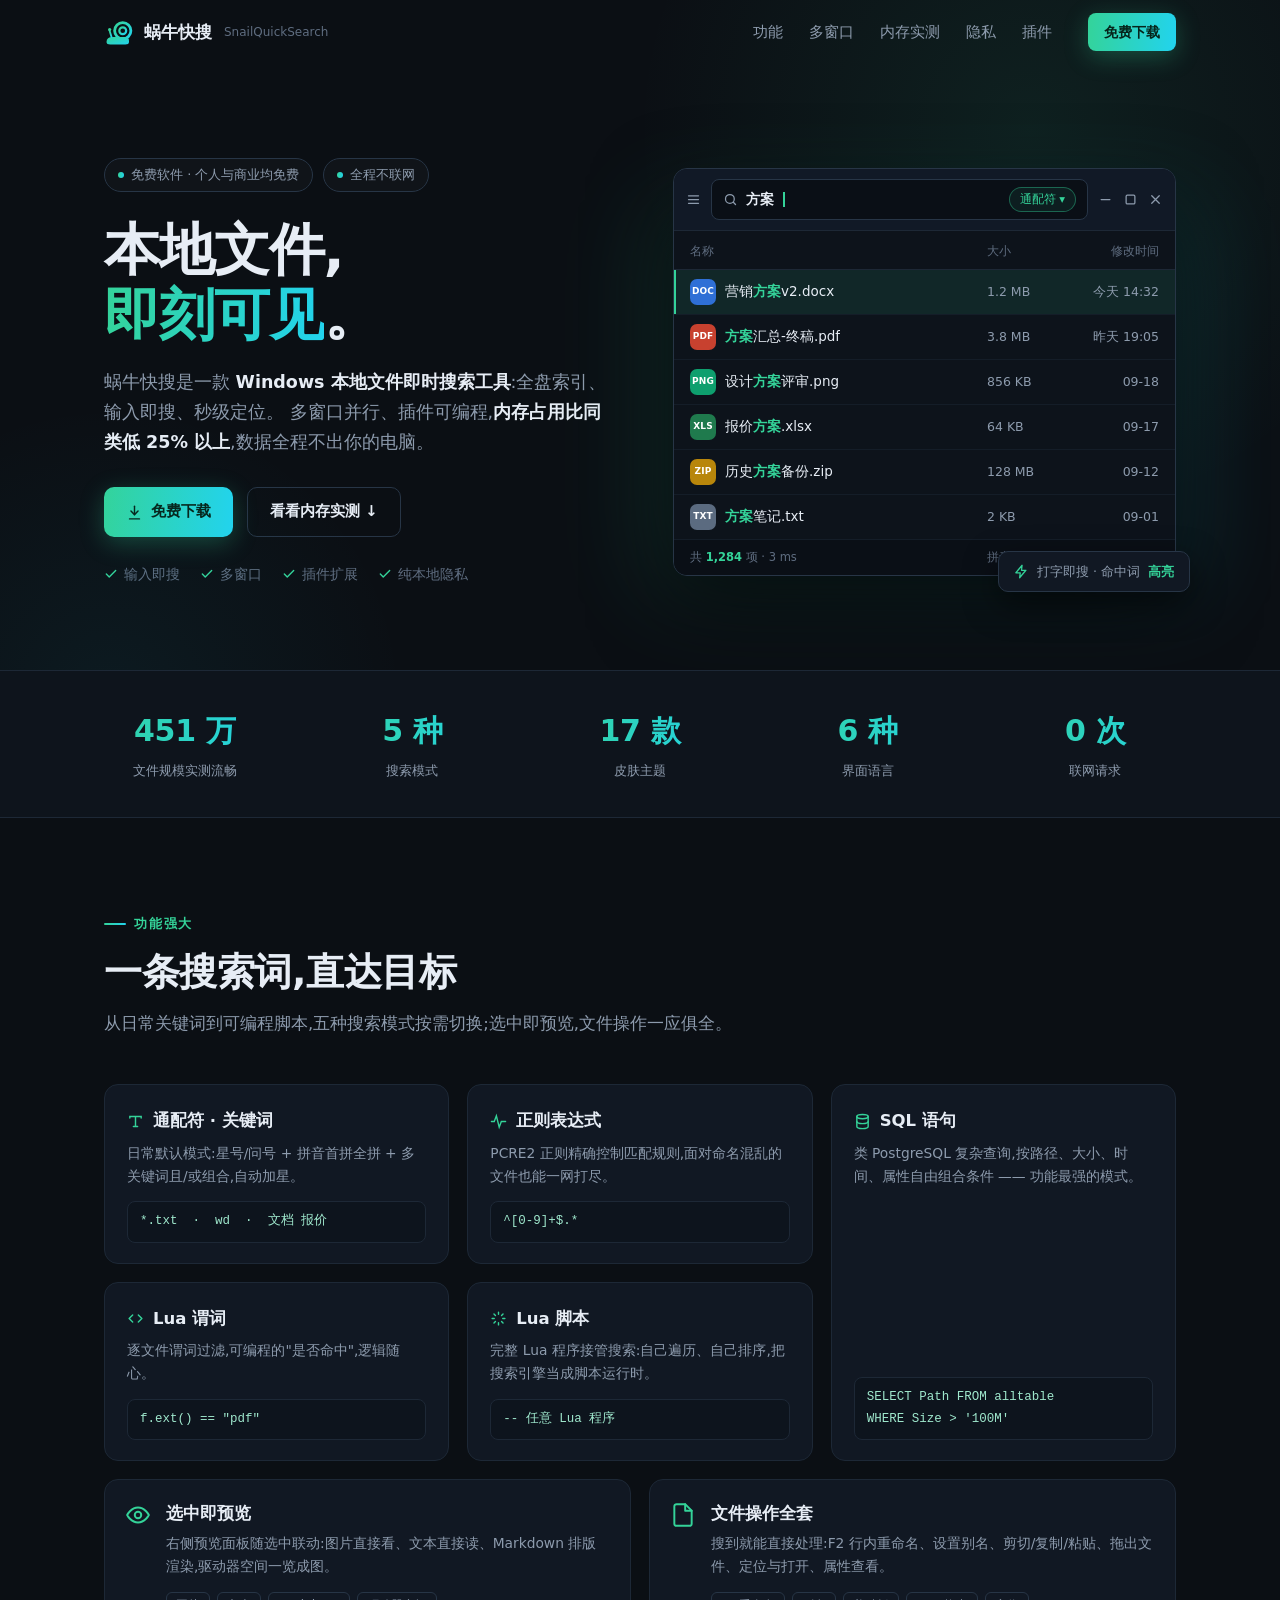
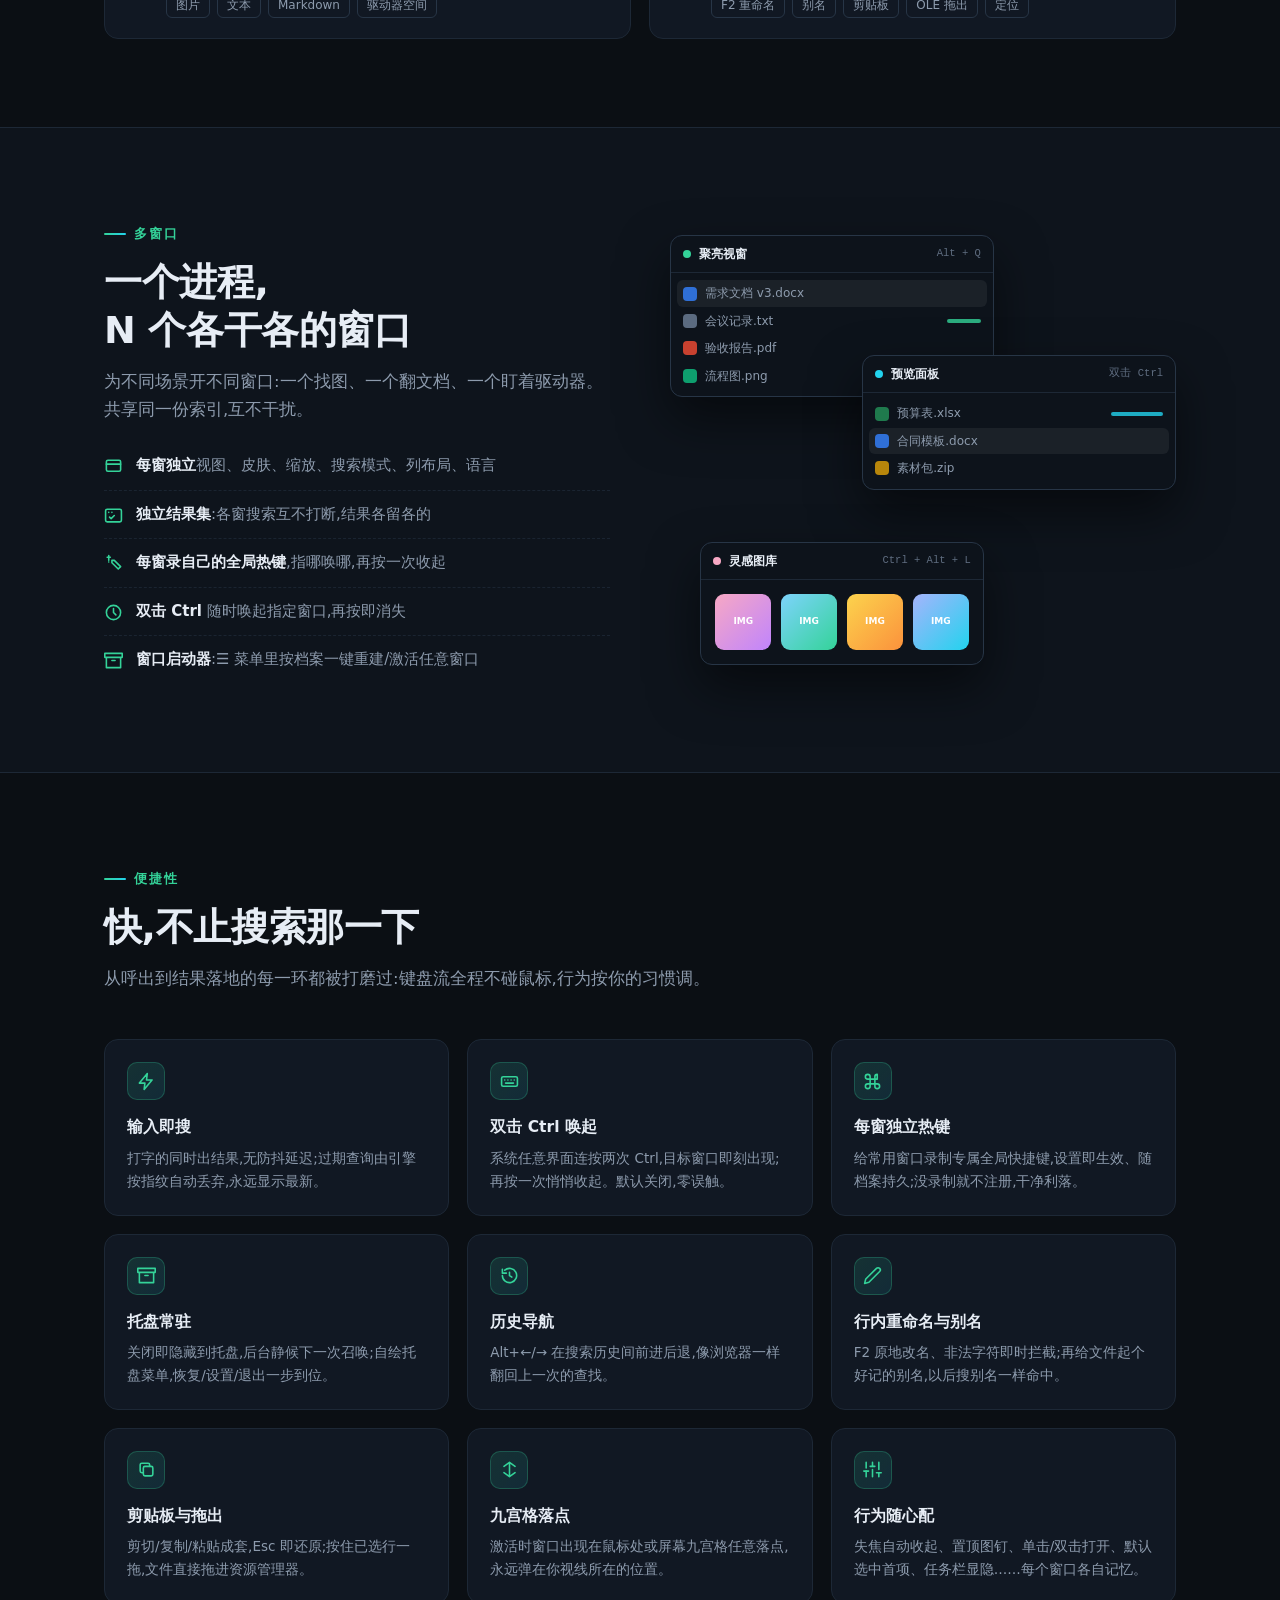
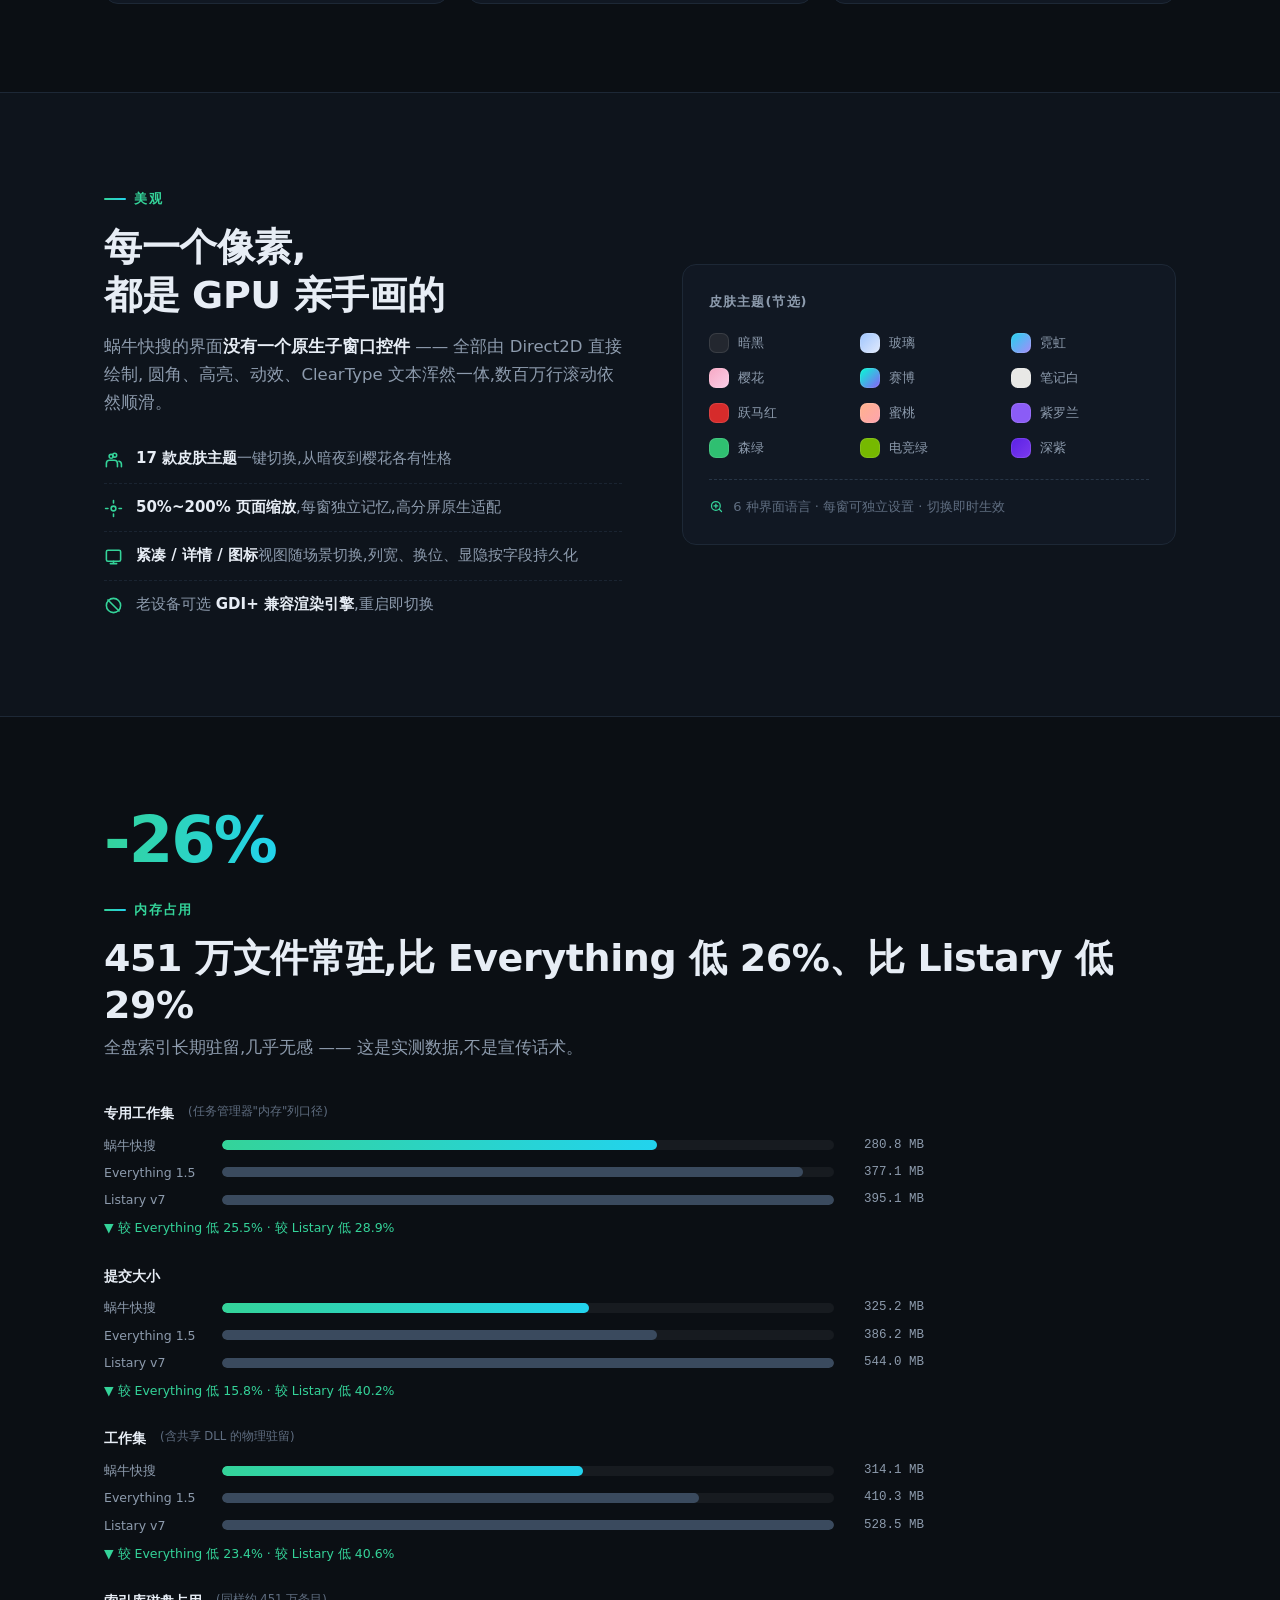
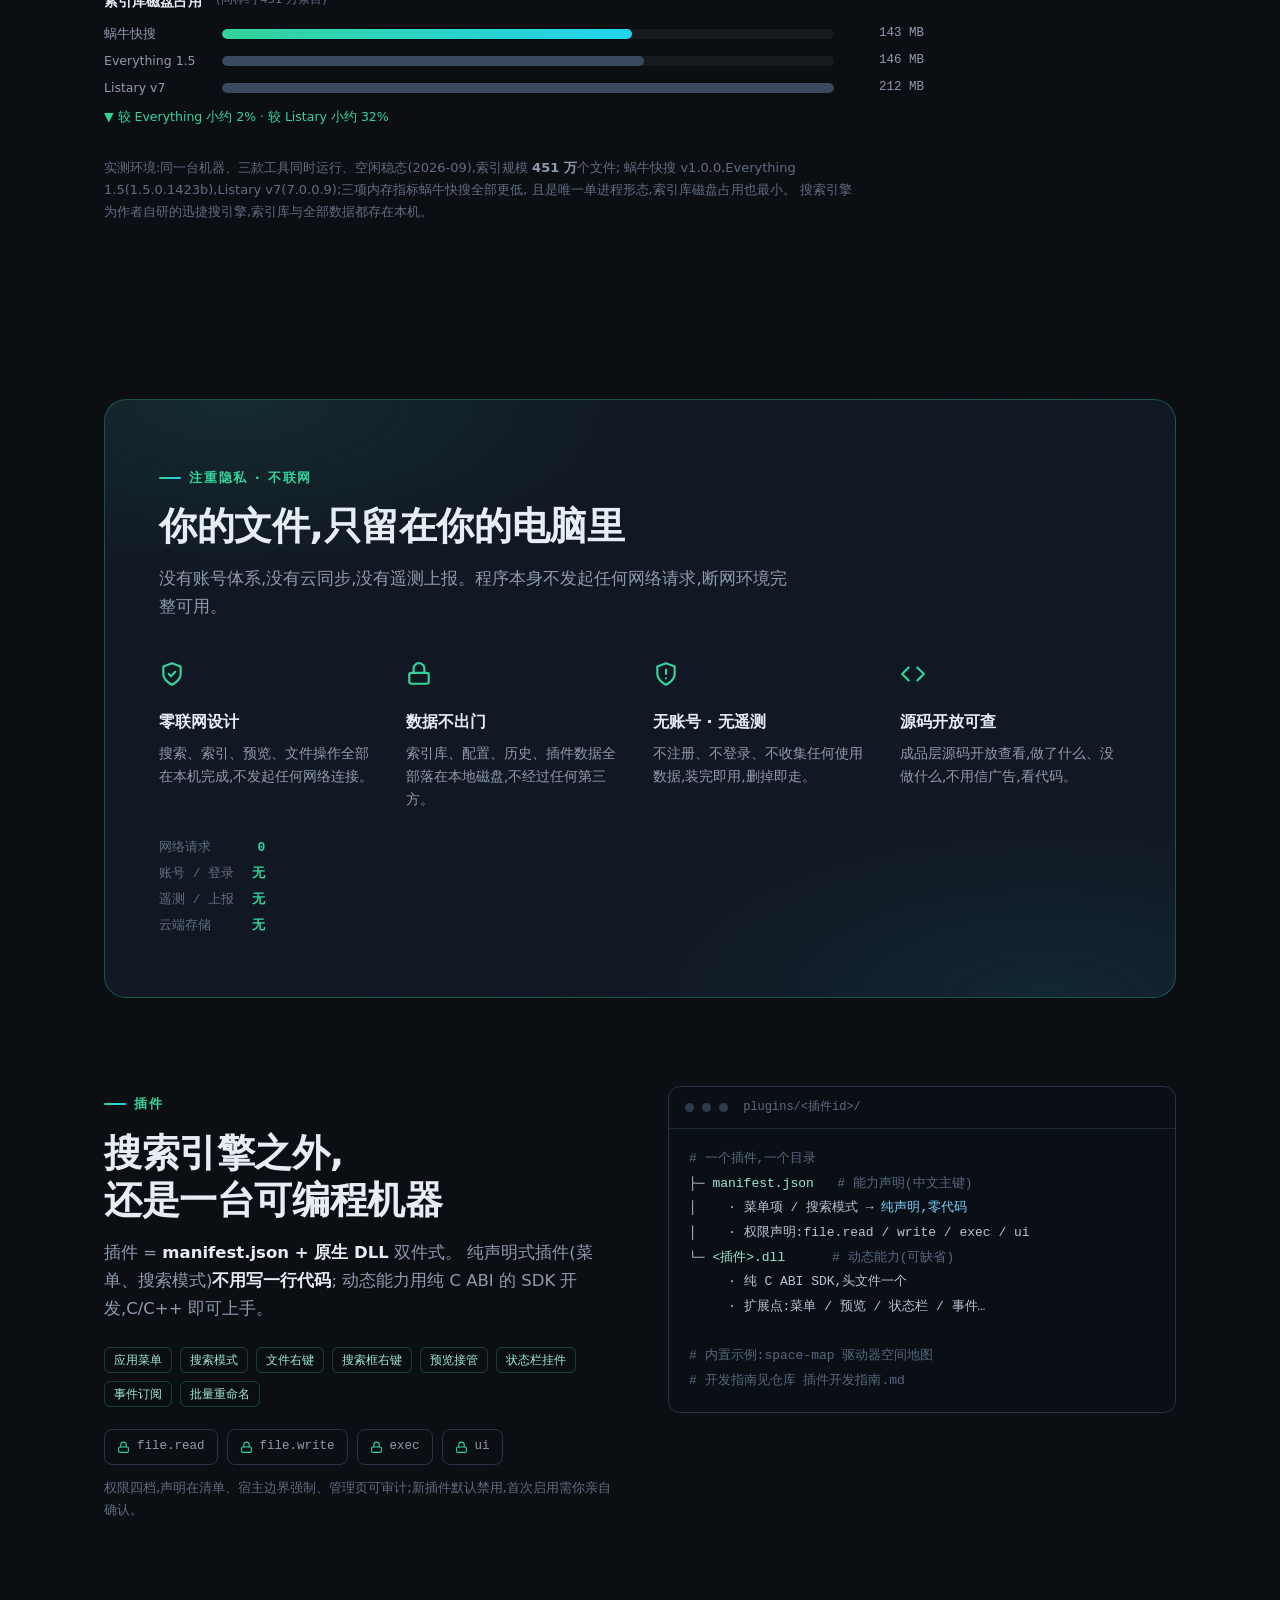
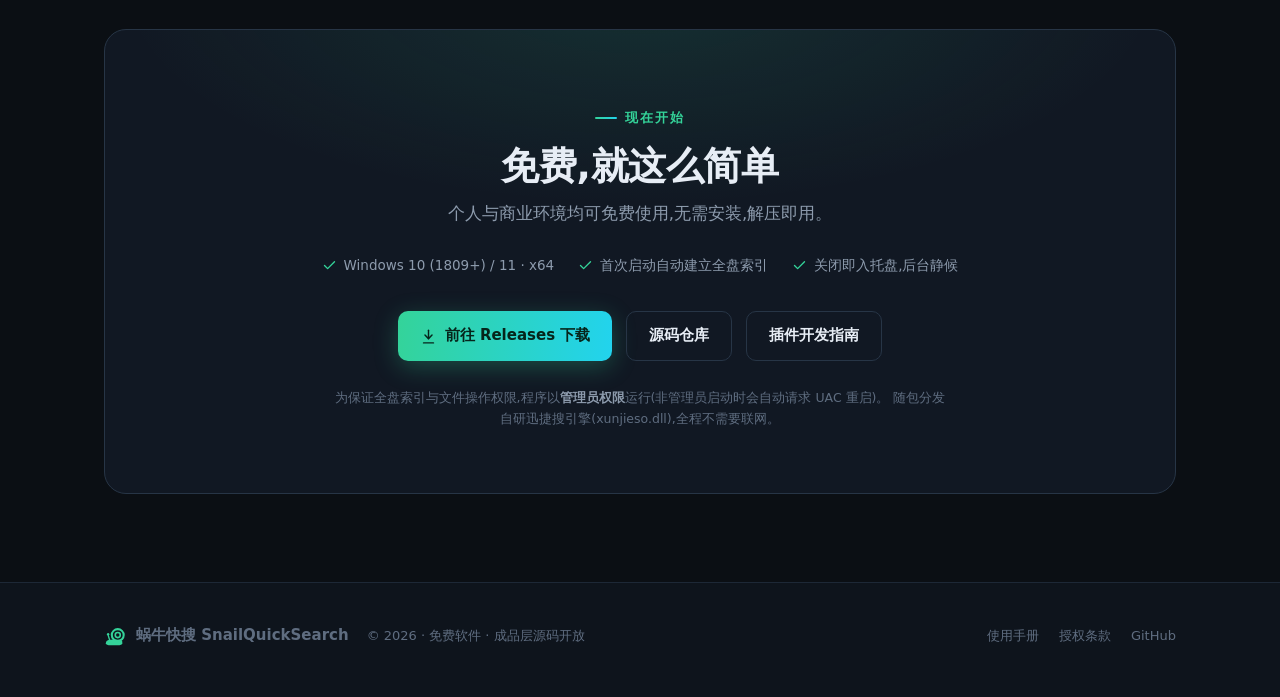
<file: website/index.html>
<!DOCTYPE html>
<html lang="zh-CN">
<head>
<meta charset="UTF-8">
<meta name="viewport" content="width=device-width, initial-scale=1.0">
<title>蜗牛快搜 SnailQuickSearch — Windows 本地文件即时搜索</title>
<meta name="description" content="蜗牛快搜:Windows 本地文件即时搜索工具。全盘索引、输入即搜、多窗口、可编程插件;内存占用比同类低 25% 以上,全程不联网,数据不出你的电脑。">
<link rel="icon" href='data:image/svg+xml,<svg xmlns="http://www.w3.org/2000/svg" viewBox="0 0 48 48"><defs><linearGradient id="g" x1="0" y1="0" x2="1" y2="1"><stop offset="0" stop-color="%2334d399"/><stop offset="1" stop-color="%2322d3ee"/></linearGradient></defs><circle cx="30" cy="22" r="13" fill="none" stroke="url(%23g)" stroke-width="4.5"/><circle cx="30" cy="22" r="5.5" fill="none" stroke="url(%23g)" stroke-width="3.5"/><path d="M4 40 Q4 32 14 32 L34 32 Q40 32 40 38 L40 40 Q40 44 34 44 L10 44 Q4 44 4 40 Z" fill="url(%23g)"/><path d="M12 32 L9 22" stroke="url(%23g)" stroke-width="3" stroke-linecap="round"/><circle cx="9" cy="20" r="2.6" fill="%2334d399"/></svg>'>
<style>
:root{
  --bg:#0b0f14; --bg2:#0e141c; --card:#111823; --card2:#0d141d;
  --line:#1d2836; --line2:#273546;
  --tx:#e7edf5; --mut:#8d9bad; --dim:#5f6d80;
  --ac:#34d399; --ac2:#22d3ee;
  --grad:linear-gradient(96deg,#34d399 0%,#22d3ee 100%);
  --rad:14px;
  --mono:ui-monospace,"Cascadia Code",Consolas,"Courier New",monospace;
}
*{margin:0;padding:0;box-sizing:border-box}
html{scroll-behavior:smooth}
body{
  background:var(--bg);color:var(--tx);
  font-family:"Segoe UI","Microsoft YaHei","PingFang SC",system-ui,sans-serif;
  font-size:16px;line-height:1.7;overflow-x:hidden;
  -webkit-font-smoothing:antialiased;
}
::selection{background:rgba(52,211,153,.28)}
a{color:inherit;text-decoration:none}
ul{list-style:none}
.container{max-width:1120px;margin:0 auto;padding:0 24px}
section{padding:88px 0;position:relative}
.eyebrow{
  display:inline-flex;align-items:center;gap:8px;
  font-size:13px;font-weight:600;letter-spacing:.14em;color:var(--ac);
  text-transform:uppercase;margin-bottom:14px;
}
.eyebrow::before{content:"";width:22px;height:2px;background:var(--grad);border-radius:2px}
h2{font-size:clamp(26px,3.4vw,38px);line-height:1.25;letter-spacing:-.01em;margin-bottom:14px}
.sec-lead{color:var(--mut);max-width:640px;font-size:16.5px}
.acd{background:var(--grad);-webkit-background-clip:text;background-clip:text;color:transparent}

/* ---------- 进场动画 ---------- */
.reveal{opacity:0;transform:translateY(22px);transition:opacity .7s ease var(--d,0s),transform .7s ease var(--d,0s)}
.reveal.in{opacity:1;transform:none}
@media (prefers-reduced-motion:reduce){
  html{scroll-behavior:auto}
  .reveal{opacity:1;transform:none;transition:none}
  .caret{animation:none!important}
}

/* ---------- 导航 ---------- */
.nav{
  position:fixed;inset:0 0 auto 0;z-index:50;
  transition:background .3s,border-color .3s,backdrop-filter .3s;
  border-bottom:1px solid transparent;
}
.nav.scrolled{background:rgba(11,15,20,.82);backdrop-filter:blur(14px);border-color:var(--line)}
.nav-in{display:flex;align-items:center;gap:28px;height:64px}
.logo{display:flex;align-items:center;gap:10px;font-weight:700;font-size:17px;white-space:nowrap}
.logo svg{width:30px;height:30px}
.logo small{color:var(--dim);font-weight:500;font-size:12px;margin-left:2px}
.nav-links{display:flex;gap:26px;margin-left:auto;font-size:14.5px;color:var(--mut)}
.nav-links a{transition:color .2s}
.nav-links a:hover{color:var(--tx)}
.nav .btn{margin-left:8px}
@media (max-width:840px){.nav-links{display:none}}

/* ---------- 按钮 ---------- */
.btn{
  display:inline-flex;align-items:center;gap:8px;
  padding:11px 22px;border-radius:10px;font-weight:600;font-size:15px;
  transition:transform .15s,box-shadow .2s,background .2s,border-color .2s;cursor:pointer;
}
.btn:active{transform:translateY(1px)}
.btn-primary{background:var(--grad);color:#06251b;box-shadow:0 6px 24px rgba(52,211,153,.28)}
.btn-primary:hover{box-shadow:0 8px 30px rgba(34,211,238,.4)}
.btn-ghost{border:1px solid var(--line2);color:var(--tx);background:transparent}
.btn-ghost:hover{border-color:var(--ac);color:var(--ac)}
.btn-sm{padding:8px 16px;font-size:13.5px;border-radius:8px}

/* ---------- Hero ---------- */
.hero{padding:158px 0 84px;position:relative;overflow:hidden}
.hero::before{
  content:"";position:absolute;width:900px;height:900px;border-radius:50%;
  background:radial-gradient(circle,rgba(52,211,153,.09) 0%,transparent 62%);
  top:-320px;right:-200px;pointer-events:none;
}
.hero::after{
  content:"";position:absolute;width:700px;height:700px;border-radius:50%;
  background:radial-gradient(circle,rgba(34,211,238,.06) 0%,transparent 60%);
  bottom:-380px;left:-240px;pointer-events:none;
}
.hero-grid{display:grid;grid-template-columns:1.02fr 1fr;gap:56px;align-items:center;position:relative}
.chips{display:flex;flex-wrap:wrap;gap:10px;margin-bottom:26px}
.chip{
  display:inline-flex;align-items:center;gap:7px;
  font-size:13px;color:var(--mut);
  border:1px solid var(--line2);border-radius:999px;padding:5px 13px;background:rgba(255,255,255,.02);
}
.chip i{width:6px;height:6px;border-radius:50%;background:var(--grad)}
h1{font-size:clamp(34px,4.6vw,56px);line-height:1.16;letter-spacing:-.02em;font-weight:800}
.lead{color:var(--mut);font-size:17.5px;margin:20px 0 30px;max-width:520px}
.lead b{color:var(--tx);font-weight:600}
.cta{display:flex;gap:14px;flex-wrap:wrap}
.trust{display:flex;gap:20px;flex-wrap:wrap;margin-top:26px;font-size:13.5px;color:var(--dim)}
.trust li{display:flex;align-items:center;gap:6px}
.trust svg{width:14px;height:14px;color:var(--ac)}
@media (max-width:960px){
  .hero{padding-top:120px}
  .hero-grid{grid-template-columns:1fr;gap:44px}
}

/* ---------- Hero 界面示意 ---------- */
.mock-wrap{position:relative}
.mock-wrap::before{
  content:"";position:absolute;inset:8% -6% -4% -6%;
  background:var(--grad);opacity:.13;filter:blur(46px);border-radius:32px;
}
.app{
  position:relative;background:#0d131b;border:1px solid var(--line2);border-radius:14px;
  box-shadow:0 30px 80px rgba(0,0,0,.55),0 2px 0 rgba(255,255,255,.04) inset;
  overflow:hidden;font-size:13.5px;
}
.app-tb{display:flex;align-items:center;gap:10px;padding:10px 12px;background:#111926;border-bottom:1px solid var(--line)}
.app-tb svg{width:15px;height:15px;color:var(--mut);flex:none}
.app-search{
  flex:1;display:flex;align-items:center;gap:8px;
  background:#0a0f16;border:1px solid var(--line2);border-radius:8px;padding:7px 11px;min-width:0;
}
.app-search .q{white-space:nowrap;font-weight:600}
.caret{display:inline-block;width:2px;height:15px;background:var(--ac);margin-left:1px;vertical-align:-2px;animation:blink 1.1s steps(1) infinite}
@keyframes blink{50%{opacity:0}}
.app-pill{
  margin-left:auto;flex:none;font-size:11.5px;color:var(--ac);
  border:1px solid rgba(52,211,153,.4);background:rgba(52,211,153,.08);
  border-radius:999px;padding:2px 10px;
}
.app-cols,.app-row{
  display:grid;grid-template-columns:minmax(0,1fr) 74px 86px;gap:12px;
  padding:0 16px;align-items:center;
}
.app-cols{font-size:11.5px;color:var(--dim);padding-top:11px;padding-bottom:7px;border-bottom:1px solid var(--line)}
.app-rows li{border-bottom:1px solid rgba(29,40,54,.5)}
.app-row{padding-top:9px;padding-bottom:9px}
.app-row:hover{background:rgba(255,255,255,.025)}
.app-row.sel{background:rgba(52,211,153,.1);box-shadow:inset 2px 0 0 var(--ac)}
.fname{display:flex;align-items:center;gap:9px;min-width:0}
.ftype{
  flex:none;width:26px;height:26px;border-radius:7px;
  display:grid;place-items:center;font-size:9px;font-weight:800;letter-spacing:.02em;color:#fff;
}
.fname .nm{overflow:hidden;text-overflow:ellipsis;white-space:nowrap}
mark{background:none;color:var(--ac);font-weight:700}
.sz,.dt{color:var(--mut);font-size:12.5px;white-space:nowrap}
.dt{text-align:right}
.app-sb{
  display:flex;justify-content:space-between;gap:10px;
  padding:8px 16px;font-size:11.5px;color:var(--dim);background:#0a0f16;
}
.app-sb b{color:var(--ac);font-weight:600}
.mock-note{
  position:absolute;right:-14px;bottom:-16px;
  background:var(--card);border:1px solid var(--line2);border-radius:10px;
  padding:9px 15px;font-size:12.5px;color:var(--mut);
  box-shadow:0 12px 32px rgba(0,0,0,.5);display:flex;align-items:center;gap:8px;
}
.mock-note b{color:var(--ac)}
.mock-note svg{width:15px;height:15px;color:var(--ac)}
@media (max-width:560px){.app-cols,.app-row{grid-template-columns:minmax(0,1fr) 60px}.sz{display:none}.app-cols span:nth-child(2){display:none}}
@media (max-width:480px){.logo small{display:none}}

/* ---------- 数据带 ---------- */
.stats{border-top:1px solid var(--line);border-bottom:1px solid var(--line);background:var(--bg2)}
.stats-in{display:grid;grid-template-columns:repeat(5,1fr);gap:18px;padding:34px 0}
.stat{text-align:center}
.stat b{display:block;font-size:clamp(22px,2.6vw,30px);font-weight:800;letter-spacing:-.01em;background:var(--grad);-webkit-background-clip:text;background-clip:text;color:transparent}
.stat span{font-size:13px;color:var(--mut)}
@media (max-width:840px){.stats-in{grid-template-columns:repeat(2,1fr);gap:22px}.stat:last-child{grid-column:span 2}}

/* ---------- 通用区块头 ---------- */
.sec-head{margin-bottom:46px}

/* ---------- 功能:搜索模式 ---------- */
.modes{display:grid;grid-template-columns:repeat(3,1fr);gap:18px}
.mode{
  background:var(--card);border:1px solid var(--line);border-radius:var(--rad);
  padding:22px 22px 20px;transition:border-color .25s,transform .25s;
}
.mode:hover{border-color:rgba(52,211,153,.45);transform:translateY(-3px)}
.mode h3{font-size:16.5px;margin-bottom:6px;display:flex;align-items:center;gap:9px}
.mode h3 svg{width:17px;height:17px;color:var(--ac);flex:none}
.mode p{font-size:13.8px;color:var(--mut);margin-bottom:13px}
.mode code{
  display:block;font-family:var(--mono);font-size:12.5px;color:#9fe8cd;
  background:var(--card2);border:1px solid var(--line);border-radius:8px;
  padding:9px 12px;overflow-x:auto;white-space:nowrap;
}
.mode.wide{grid-column:span 1}
.mode.sql{grid-row:span 2;display:flex;flex-direction:column}
.mode.sql code{white-space:normal;word-break:break-all;margin-top:auto}
@media (max-width:900px){.modes{grid-template-columns:1fr 1fr}}
@media (max-width:620px){.modes{grid-template-columns:1fr}.mode.sql{grid-row:auto}}
.duo{display:grid;grid-template-columns:1fr 1fr;gap:18px;margin-top:18px}
@media (max-width:820px){.duo{grid-template-columns:1fr}}
.duo .mode{display:flex;gap:15px;align-items:flex-start;padding:20px}
.duo .mode h3{margin-bottom:4px}
.duo .badge-row{display:flex;flex-wrap:wrap;gap:7px;margin-top:10px}
.tag{font-size:12px;color:var(--mut);border:1px solid var(--line2);border-radius:6px;padding:2px 9px}

/* ---------- 多窗口 ---------- */
.win-sec{background:var(--bg2);border-top:1px solid var(--line);border-bottom:1px solid var(--line)}
.win-grid{display:grid;grid-template-columns:1fr 1fr;gap:60px;align-items:center}
@media (max-width:920px){.win-grid{grid-template-columns:1fr;gap:44px}}
.feat-list li{display:flex;gap:13px;padding:11px 0;font-size:15px;color:var(--mut);border-bottom:1px dashed rgba(29,40,54,.8)}
.feat-list li:last-child{border-bottom:none}
.feat-list svg{width:19px;height:19px;color:var(--ac);flex:none;margin-top:4px}
.feat-list b{color:var(--tx);font-weight:600}
.mw-stage{position:relative;height:430px}
.mw{
  position:absolute;background:#0d131b;border:1px solid var(--line2);border-radius:12px;
  box-shadow:0 22px 50px rgba(0,0,0,.5);overflow:hidden;font-size:12px;
}
.mw-tb{display:flex;align-items:center;gap:8px;padding:8px 12px;border-bottom:1px solid var(--line);font-weight:600}
.mw-tb .hk{margin-left:auto;font-size:10.5px;font-weight:500;color:var(--dim);font-family:var(--mono)}
.mw-tb i{width:8px;height:8px;border-radius:50%;flex:none}
.mw-rows{padding:10px 12px;display:grid;gap:7px}
.mw-r{display:flex;align-items:center;gap:8px;color:var(--mut)}
.mw-r i{width:14px;height:14px;border-radius:4px;flex:none}
.mw-r.sel{background:rgba(255,255,255,.06);border-radius:6px;padding:3px 6px;margin:-3px -6px}
.mw-r .bar{margin-left:auto;height:4px;border-radius:4px;opacity:.8}
.mw1{top:0;left:0;width:64%;--c:#34d399}
.mw1 .mw-tb i{background:var(--c)}
.mw2{top:120px;right:0;width:62%;--c:#22d3ee}
.mw2 .mw-tb i{background:var(--c)}
.mw3{bottom:0;left:6%;width:56%;--c:#f7a8c4}
.mw3 .mw-tb i{background:var(--c)}
.mw-icons{display:grid;grid-template-columns:repeat(4,1fr);gap:10px;padding:14px}
.mw-ic{aspect-ratio:1;border-radius:9px;display:grid;place-items:center;font-size:9px;color:#fff;font-weight:700}
@media (max-width:560px){.mw-stage{height:360px}.mw1{width:74%}.mw2{width:72%}.mw3{width:68%}}

/* ---------- 便捷 ---------- */
.quick-grid{display:grid;grid-template-columns:repeat(3,1fr);gap:18px}
.qcard{
  background:var(--card);border:1px solid var(--line);border-radius:var(--rad);
  padding:22px;transition:border-color .25s;
}
.qcard:hover{border-color:rgba(52,211,153,.4)}
.qcard .ic{
  width:38px;height:38px;border-radius:10px;display:grid;place-items:center;margin-bottom:14px;
  background:linear-gradient(135deg,rgba(52,211,153,.14),rgba(34,211,238,.1));
  border:1px solid rgba(52,211,153,.25);
}
.qcard .ic svg{width:19px;height:19px;color:var(--ac)}
.qcard h3{font-size:15.5px;margin-bottom:6px}
.qcard p{font-size:13.5px;color:var(--mut)}
@media (max-width:900px){.quick-grid{grid-template-columns:1fr 1fr}}
@media (max-width:600px){.quick-grid{grid-template-columns:1fr}}

/* ---------- 美观 ---------- */
.beauty-sec{background:var(--bg2);border-top:1px solid var(--line);border-bottom:1px solid var(--line)}
.beauty-grid{display:grid;grid-template-columns:1.05fr 1fr;gap:60px;align-items:center}
@media (max-width:920px){.beauty-grid{grid-template-columns:1fr;gap:40px}}
.skins{
  background:var(--card);border:1px solid var(--line);border-radius:var(--rad);padding:26px;
}
.skins h4{font-size:13px;color:var(--mut);font-weight:600;letter-spacing:.08em;margin-bottom:18px}
.skin-grid{display:grid;grid-template-columns:repeat(3,1fr);gap:13px}
.skin{display:flex;align-items:center;gap:9px;font-size:13px;color:var(--mut)}
.skin i{width:20px;height:20px;border-radius:7px;flex:none;box-shadow:0 0 0 1px rgba(255,255,255,.1) inset}
.zoombadge{
  margin-top:20px;border-top:1px dashed var(--line2);padding-top:16px;
  font-size:13px;color:var(--dim);display:flex;align-items:center;gap:9px;flex-wrap:wrap;
}
.zoombadge svg{width:15px;height:15px;color:var(--ac)}

/* ---------- 内存 ---------- */
.mem-head{display:flex;align-items:baseline;gap:16px;flex-wrap:wrap}
.mem-big{font-size:clamp(40px,6vw,64px);font-weight:800;letter-spacing:-.03em;background:var(--grad);-webkit-background-clip:text;background-clip:text;color:transparent;line-height:1.1}
.mem-table{margin-top:40px;display:grid;gap:26px;max-width:820px}
.metric .m-name{font-size:14px;color:var(--tx);font-weight:600;margin-bottom:9px;display:flex;gap:14px;flex-wrap:wrap}
.metric .m-name small{color:var(--dim);font-weight:400}
.bar-row{display:grid;grid-template-columns:104px 1fr 76px;gap:14px;align-items:center;margin-top:6px}
.bar-row .who{font-size:12.5px;color:var(--mut)}
.bar-row .val{font-size:12.5px;color:var(--mut);text-align:right;font-family:var(--mono)}
.bar{height:10px;border-radius:6px;background:rgba(255,255,255,.05);overflow:hidden}
.bar i{display:block;height:100%;border-radius:6px;width:0;transition:width 1.2s cubic-bezier(.2,.7,.2,1) .15s}
.bar i.us{background:var(--grad)}
.bar i.them{background:#3a4a5e}
.metric .save{font-size:12.5px;color:var(--ac);margin-top:7px}
.mem-note{margin-top:30px;font-size:13px;color:var(--dim);max-width:760px}
.mem-note b{color:var(--mut);font-weight:600}

/* ---------- 隐私 ---------- */
.privacy-card{
  position:relative;border-radius:22px;padding:60px 54px;overflow:hidden;
  background:
    radial-gradient(700px 300px at 12% 0%,rgba(52,211,153,.1),transparent 60%),
    radial-gradient(700px 300px at 88% 100%,rgba(34,211,238,.08),transparent 60%),
    var(--card);
  border:1px solid rgba(52,211,153,.3);
}
@media (max-width:640px){.privacy-card{padding:42px 26px}}
.privacy-grid{display:grid;grid-template-columns:repeat(4,1fr);gap:26px;margin-top:40px}
@media (max-width:920px){.privacy-grid{grid-template-columns:1fr 1fr}}
@media (max-width:540px){.privacy-grid{grid-template-columns:1fr}}
.pv svg{width:26px;height:26px;color:var(--ac);margin-bottom:13px}
.pv h3{font-size:16px;margin-bottom:7px}
.pv p{font-size:13.5px;color:var(--mut)}
.zero{display:inline-grid;grid-template-columns:auto auto;gap:4px 18px;margin-top:26px;font-family:var(--mono);font-size:13px}
.zero span{color:var(--dim)}
.zero b{color:var(--ac);font-weight:600;text-align:right}

/* ---------- 插件 ---------- */
.plug-grid{display:grid;grid-template-columns:1fr 1fr;gap:56px;align-items:start}
@media (max-width:920px){.plug-grid{grid-template-columns:1fr;gap:40px}}
.codeblock{
  background:#0a0f16;border:1px solid var(--line2);border-radius:12px;overflow:hidden;
  font-family:var(--mono);font-size:13px;
}
.codeblock .cb-t{display:flex;align-items:center;gap:8px;padding:10px 16px;border-bottom:1px solid var(--line);color:var(--dim);font-size:12px}
.codeblock .cb-t i{width:9px;height:9px;border-radius:50%;background:#2c3a4d}
.codeblock pre{padding:18px 20px;line-height:1.9;overflow-x:auto;color:#b8c4d4}
.codeblock .c{color:#56687e}
.codeblock .k{color:#9fe8cd}
.codeblock .s{color:#7dd3fc}
.perm-row{display:flex;flex-wrap:wrap;gap:9px;margin-top:22px}
.perm{
  display:inline-flex;align-items:center;gap:7px;font-family:var(--mono);font-size:12.5px;
  border:1px solid var(--line2);border-radius:8px;padding:6px 12px;color:var(--mut);
}
.perm svg{width:13px;height:13px;color:var(--ac)}
.perm-note{font-size:13px;color:var(--dim);margin-top:12px}
.hook-tags{display:flex;flex-wrap:wrap;gap:8px;margin-top:24px}
.hook-tags .tag{border-color:rgba(52,211,153,.25);color:#9fe8cd}

/* ---------- 下载 ---------- */
.dl-card{
  text-align:center;border-radius:22px;padding:70px 30px 64px;
  background:
    radial-gradient(800px 340px at 50% -10%,rgba(52,211,153,.13),transparent 65%),
    var(--card);
  border:1px solid var(--line2);
}
.dl-card h2{margin-bottom:10px}
.dl-req{display:flex;justify-content:center;gap:24px;flex-wrap:wrap;margin:26px 0 34px;font-size:13.5px;color:var(--mut)}
.dl-req li{display:flex;align-items:center;gap:7px}
.dl-req svg{width:15px;height:15px;color:var(--ac)}
.dl-btns{display:flex;justify-content:center;gap:14px;flex-wrap:wrap}
.dl-note{margin-top:26px;font-size:12.5px;color:var(--dim);max-width:620px;margin-left:auto;margin-right:auto}
.dl-note b{color:var(--mut);font-weight:600}

/* ---------- 页脚 ---------- */
footer{border-top:1px solid var(--line);padding:40px 0 48px;background:var(--bg2)}
.foot{display:flex;align-items:center;gap:18px;flex-wrap:wrap;color:var(--dim);font-size:13px}
.foot .logo{font-size:15px}
.foot .logo svg{width:22px;height:22px}
.foot-links{margin-left:auto;display:flex;gap:20px;flex-wrap:wrap}
.foot-links a:hover{color:var(--tx)}
</style>
</head>
<body>

<!-- ================= 导航 ================= -->
<nav class="nav" id="nav">
  <div class="container nav-in">
    <a class="logo" href="#top">
      <svg viewBox="0 0 48 48" fill="none"><defs><linearGradient id="lg" x1="0" y1="0" x2="1" y2="1"><stop offset="0" stop-color="#34d399"/><stop offset="1" stop-color="#22d3ee"/></linearGradient></defs><circle cx="30" cy="22" r="13" stroke="url(#lg)" stroke-width="4.5"/><circle cx="30" cy="22" r="5.5" stroke="url(#lg)" stroke-width="3.5"/><path d="M4 40 Q4 32 14 32 L34 32 Q40 32 40 38 L40 40 Q40 44 34 44 L10 44 Q4 44 4 40 Z" fill="url(#lg)"/><path d="M12 32 L9 22" stroke="url(#lg)" stroke-width="3" stroke-linecap="round"/><circle cx="9" cy="20" r="2.6" fill="#34d399"/></svg>
      蜗牛快搜<small>SnailQuickSearch</small>
    </a>
    <div class="nav-links">
      <a href="#features">功能</a>
      <a href="#windows">多窗口</a>
      <a href="#memory">内存实测</a>
      <a href="#privacy">隐私</a>
      <a href="#plugins">插件</a>
    </div>
    <a class="btn btn-primary btn-sm" href="#download">免费下载</a>
  </div>
</nav>

<!-- ================= Hero ================= -->
<header class="hero" id="top">
  <div class="container hero-grid">
    <div class="hero-copy reveal">
      <div class="chips">
        <span class="chip"><i></i>免费软件 · 个人与商业均免费</span>
        <span class="chip"><i></i>全程不联网</span>
      </div>
      <h1>本地文件,<br><span class="acd">即刻可见</span>。</h1>
      <p class="lead">
        蜗牛快搜是一款 <b>Windows 本地文件即时搜索工具</b>:全盘索引、输入即搜、秒级定位。
        多窗口并行、插件可编程,<b>内存占用比同类低 25% 以上</b>,数据全程不出你的电脑。
      </p>
      <div class="cta">
        <a class="btn btn-primary" href="https://github.com/Winlpl/SnailQuickSearch/releases/latest" target="_blank" rel="noopener">
          <svg viewBox="0 0 24 24" width="17" height="17" fill="none" stroke="currentColor" stroke-width="2" stroke-linecap="round" stroke-linejoin="round"><path d="M12 3v12"/><path d="m7 10 5 5 5-5"/><path d="M5 21h14"/></svg>
          免费下载
        </a>
        <a class="btn btn-ghost" href="#memory">看看内存实测 ↓</a>
      </div>
      <ul class="trust">
        <li><svg viewBox="0 0 24 24" fill="none" stroke="currentColor" stroke-width="2.4" stroke-linecap="round" stroke-linejoin="round"><path d="M20 6 9 17l-5-5"/></svg>输入即搜</li>
        <li><svg viewBox="0 0 24 24" fill="none" stroke="currentColor" stroke-width="2.4" stroke-linecap="round" stroke-linejoin="round"><path d="M20 6 9 17l-5-5"/></svg>多窗口</li>
        <li><svg viewBox="0 0 24 24" fill="none" stroke="currentColor" stroke-width="2.4" stroke-linecap="round" stroke-linejoin="round"><path d="M20 6 9 17l-5-5"/></svg>插件扩展</li>
        <li><svg viewBox="0 0 24 24" fill="none" stroke="currentColor" stroke-width="2.4" stroke-linecap="round" stroke-linejoin="round"><path d="M20 6 9 17l-5-5"/></svg>纯本地隐私</li>
      </ul>
    </div>

    <!-- 界面示意(纯 CSS 绘制) -->
    <div class="mock-wrap reveal" style="--d:.15s">
      <div class="app" role="img" aria-label="蜗牛快搜主界面示意:输入“方案”,结果即时列出并高亮命中词">
        <div class="app-tb">
          <svg viewBox="0 0 24 24" fill="none" stroke="currentColor" stroke-width="2" stroke-linecap="round"><path d="M4 6h16M4 12h16M4 18h16"/></svg>
          <div class="app-search">
            <svg viewBox="0 0 24 24" fill="none" stroke="currentColor" stroke-width="2" stroke-linecap="round"><circle cx="11" cy="11" r="7"/><path d="m20 20-3.5-3.5"/></svg>
            <span class="q">方案</span><span class="caret"></span>
            <span class="app-pill">通配符 ▾</span>
          </div>
          <svg viewBox="0 0 24 24" fill="none" stroke="currentColor" stroke-width="2" stroke-linecap="round"><path d="M5 12h14"/></svg>
          <svg viewBox="0 0 24 24" fill="none" stroke="currentColor" stroke-width="2" stroke-linecap="round"><rect x="5" y="5" width="14" height="14" rx="2"/></svg>
          <svg viewBox="0 0 24 24" fill="none" stroke="currentColor" stroke-width="2" stroke-linecap="round"><path d="M6 6l12 12M18 6 6 18"/></svg>
        </div>
        <div class="app-cols"><span>名称</span><span>大小</span><span style="text-align:right">修改时间</span></div>
        <ul class="app-rows">
          <li><div class="app-row sel">
            <span class="fname"><span class="ftype" style="background:#2f6fd6">DOC</span><span class="nm">营销<mark>方案</mark>v2.docx</span></span>
            <span class="sz">1.2 MB</span><span class="dt">今天 14:32</span>
          </div></li>
          <li><div class="app-row">
            <span class="fname"><span class="ftype" style="background:#c8412f">PDF</span><span class="nm"><mark>方案</mark>汇总-终稿.pdf</span></span>
            <span class="sz">3.8 MB</span><span class="dt">昨天 19:05</span>
          </div></li>
          <li><div class="app-row">
            <span class="fname"><span class="ftype" style="background:#0e9f6e">PNG</span><span class="nm">设计<mark>方案</mark>评审.png</span></span>
            <span class="sz">856 KB</span><span class="dt">09-18</span>
          </div></li>
          <li><div class="app-row">
            <span class="fname"><span class="ftype" style="background:#1f7a4d">XLS</span><span class="nm">报价<mark>方案</mark>.xlsx</span></span>
            <span class="sz">64 KB</span><span class="dt">09-17</span>
          </div></li>
          <li><div class="app-row">
            <span class="fname"><span class="ftype" style="background:#b8860b">ZIP</span><span class="nm">历史<mark>方案</mark>备份.zip</span></span>
            <span class="sz">128 MB</span><span class="dt">09-12</span>
          </div></li>
          <li><div class="app-row">
            <span class="fname"><span class="ftype" style="background:#5b6b80">TXT</span><span class="nm"><mark>方案</mark>笔记.txt</span></span>
            <span class="sz">2 KB</span><span class="dt">09-01</span>
          </div></li>
        </ul>
        <div class="app-sb"><span>共 <b>1,284</b> 项 · 3 ms</span><span>拼音 / 通配符 / 正则 / SQL / Lua</span></div>
      </div>
      <div class="mock-note">
        <svg viewBox="0 0 24 24" fill="none" stroke="currentColor" stroke-width="2" stroke-linecap="round" stroke-linejoin="round"><path d="M13 2 3 14h7l-1 8 10-12h-7l1-8z"/></svg>
        打字即搜 · 命中词<b>高亮</b>
      </div>
    </div>
  </div>
</header>

<!-- ================= 数据带 ================= -->
<div class="stats">
  <div class="container stats-in">
    <div class="stat reveal"><b>451 万</b><span>文件规模实测流畅</span></div>
    <div class="stat reveal" style="--d:.05s"><b>5 种</b><span>搜索模式</span></div>
    <div class="stat reveal" style="--d:.1s"><b>17 款</b><span>皮肤主题</span></div>
    <div class="stat reveal" style="--d:.15s"><b>6 种</b><span>界面语言</span></div>
    <div class="stat reveal" style="--d:.2s"><b>0 次</b><span>联网请求</span></div>
  </div>
</div>

<!-- ================= 功能强大 ================= -->
<section id="features">
  <div class="container">
    <div class="sec-head reveal">
      <span class="eyebrow">功能强大</span>
      <h2>一条搜索词,直达目标</h2>
      <p class="sec-lead">从日常关键词到可编程脚本,五种搜索模式按需切换;选中即预览,文件操作一应俱全。</p>
    </div>
    <div class="modes">
      <div class="mode reveal">
        <h3><svg viewBox="0 0 24 24" fill="none" stroke="currentColor" stroke-width="2" stroke-linecap="round"><path d="M4 7V5h16v2M12 5v14m-3 0h6"/></svg>通配符 · 关键词</h3>
        <p>日常默认模式:星号/问号 + 拼音首拼全拼 + 多关键词且/或组合,自动加星。</p>
        <code>*.txt &nbsp;·&nbsp; wd &nbsp;·&nbsp; 文档 报价</code>
      </div>
      <div class="mode reveal" style="--d:.06s">
        <h3><svg viewBox="0 0 24 24" fill="none" stroke="currentColor" stroke-width="2" stroke-linecap="round"><path d="M2 12h4l3-8 4 16 3-8h6"/></svg>正则表达式</h3>
        <p>PCRE2 正则精确控制匹配规则,面对命名混乱的文件也能一网打尽。</p>
        <code>^[0-9]+$.*</code>
      </div>
      <div class="mode sql reveal" style="--d:.12s">
        <h3><svg viewBox="0 0 24 24" fill="none" stroke="currentColor" stroke-width="2" stroke-linecap="round"><ellipse cx="12" cy="5" rx="8" ry="3"/><path d="M4 5v14c0 1.7 3.6 3 8 3s8-1.3 8-3V5"/><path d="M4 12c0 1.7 3.6 3 8 3s8-1.3 8-3"/></svg>SQL 语句</h3>
        <p>类 PostgreSQL 复杂查询,按路径、大小、时间、属性自由组合条件 —— 功能最强的模式。</p>
        <code>SELECT Path FROM alltable<br>WHERE Size &gt; '100M'</code>
      </div>
      <div class="mode reveal" style="--d:.18s">
        <h3><svg viewBox="0 0 24 24" fill="none" stroke="currentColor" stroke-width="2" stroke-linecap="round" stroke-linejoin="round"><path d="m8 7-5 5 5 5M16 7l5 5-5 5"/></svg>Lua 谓词</h3>
        <p>逐文件谓词过滤,可编程的"是否命中",逻辑随心。</p>
        <code>f.ext() == "pdf"</code>
      </div>
      <div class="mode reveal" style="--d:.24s">
        <h3><svg viewBox="0 0 24 24" fill="none" stroke="currentColor" stroke-width="2" stroke-linecap="round" stroke-linejoin="round"><path d="M12 3v3m0 12v3M3 12h3m12 0h3M5.6 5.6l2.1 2.1m8.6 8.6 2.1 2.1m0-12.8-2.1 2.1M7.7 16.3l-2.1 2.1"/></svg>Lua 脚本</h3>
        <p>完整 Lua 程序接管搜索:自己遍历、自己排序,把搜索引擎当成脚本运行时。</p>
        <code>-- 任意 Lua 程序</code>
      </div>
    </div>
    <div class="duo">
      <div class="mode reveal">
        <svg viewBox="0 0 24 24" width="26" height="26" fill="none" stroke="#34d399" stroke-width="1.8" stroke-linecap="round" stroke-linejoin="round" style="flex:none;margin-top:2px"><path d="M2 12s3.5-7 10-7 10 7 10 7-3.5 7-10 7-10-7-10-7z"/><circle cx="12" cy="12" r="3"/></svg>
        <div>
          <h3>选中即预览</h3>
          <p>右侧预览面板随选中联动:图片直接看、文本直接读、Markdown 排版渲染,驱动器空间一览成图。</p>
          <div class="badge-row"><span class="tag">图片</span><span class="tag">文本</span><span class="tag">Markdown</span><span class="tag">驱动器空间</span></div>
        </div>
      </div>
      <div class="mode reveal" style="--d:.08s">
        <svg viewBox="0 0 24 24" width="26" height="26" fill="none" stroke="#34d399" stroke-width="1.8" stroke-linecap="round" stroke-linejoin="round" style="flex:none;margin-top:2px"><path d="M14 2H6a2 2 0 0 0-2 2v16a2 2 0 0 0 2 2h12a2 2 0 0 0 2-2V8z"/><path d="M14 2v6h6"/></svg>
        <div>
          <h3>文件操作全套</h3>
          <p>搜到就能直接处理:F2 行内重命名、设置别名、剪切/复制/粘贴、拖出文件、定位与打开、属性查看。</p>
          <div class="badge-row"><span class="tag">F2 重命名</span><span class="tag">别名</span><span class="tag">剪贴板</span><span class="tag">OLE 拖出</span><span class="tag">定位</span></div>
        </div>
      </div>
    </div>
  </div>
</section>

<!-- ================= 多窗口 ================= -->
<section class="win-sec" id="windows">
  <div class="container win-grid">
    <div class="reveal">
      <span class="eyebrow">多窗口</span>
      <h2>一个进程,<br>N 个各干各的窗口</h2>
      <p class="sec-lead" style="margin-bottom:18px">为不同场景开不同窗口:一个找图、一个翻文档、一个盯着驱动器。共享同一份索引,互不干扰。</p>
      <ul class="feat-list">
        <li><svg viewBox="0 0 24 24" fill="none" stroke="currentColor" stroke-width="2" stroke-linecap="round" stroke-linejoin="round"><rect x="3" y="4" width="18" height="14" rx="2"/><path d="M3 9h18"/></svg><span><b>每窗独立</b>视图、皮肤、缩放、搜索模式、列布局、语言</span></li>
        <li><svg viewBox="0 0 24 24" fill="none" stroke="currentColor" stroke-width="2" stroke-linecap="round" stroke-linejoin="round"><rect x="2" y="4" width="20" height="16" rx="2"/><path d="M6 8h.01M10 8h.01"/><path d="m7 14 2 2 4-4"/></svg><span><b>独立结果集</b>:各窗搜索互不打断,结果各留各的</span></li>
        <li><svg viewBox="0 0 24 24" fill="none" stroke="currentColor" stroke-width="2" stroke-linecap="round" stroke-linejoin="round"><path d="M6 2v6M4 4h4M6 10v0"/><path d="m13 8 8 8-3 3-8-8v-3h3z"/></svg><span><b>每窗录自己的全局热键</b>,指哪唤哪,再按一次收起</span></li>
        <li><svg viewBox="0 0 24 24" fill="none" stroke="currentColor" stroke-width="2" stroke-linecap="round" stroke-linejoin="round"><circle cx="12" cy="12" r="9"/><path d="M12 7v5l3 3"/></svg><span><b>双击 Ctrl</b> 随时唤起指定窗口,再按即消失</span></li>
        <li><svg viewBox="0 0 24 24" fill="none" stroke="currentColor" stroke-width="2" stroke-linecap="round" stroke-linejoin="round"><path d="M21 8v13H3V8M1 3h22v5H1zM10 12h4"/></svg><span><b>窗口启动器</b>:☰ 菜单里按档案一键重建/激活任意窗口</span></li>
      </ul>
    </div>
    <div class="mw-stage reveal" style="--d:.12s" role="img" aria-label="三个搜索窗口示意:各自的视图、皮肤与热键">
      <div class="mw mw1">
        <div class="mw-tb"><i></i>聚亮视窗<span class="hk">Alt + Q</span></div>
        <div class="mw-rows">
          <div class="mw-r sel"><i style="background:#2f6fd6"></i>需求文档 v3.docx</div>
          <div class="mw-r"><i style="background:#5b6b80"></i>会议记录.txt<span class="bar" style="width:34px;background:#34d399"></span></div>
          <div class="mw-r"><i style="background:#c8412f"></i>验收报告.pdf</div>
          <div class="mw-r"><i style="background:#0e9f6e"></i>流程图.png</div>
        </div>
      </div>
      <div class="mw mw2">
        <div class="mw-tb"><i></i>预览面板<span class="hk">双击 Ctrl</span></div>
        <div class="mw-rows">
          <div class="mw-r"><i style="background:#1f7a4d"></i>预算表.xlsx<span class="bar" style="width:52px;background:#22d3ee"></span></div>
          <div class="mw-r sel"><i style="background:#2f6fd6"></i>合同模板.docx</div>
          <div class="mw-r"><i style="background:#b8860b"></i>素材包.zip</div>
        </div>
      </div>
      <div class="mw mw3">
        <div class="mw-tb"><i></i>灵感图库<span class="hk">Ctrl + Alt + L</span></div>
        <div class="mw-icons">
          <span class="mw-ic" style="background:linear-gradient(135deg,#f7a8c4,#c084fc)">IMG</span>
          <span class="mw-ic" style="background:linear-gradient(135deg,#7dd3fc,#34d399)">IMG</span>
          <span class="mw-ic" style="background:linear-gradient(135deg,#fcd34d,#fb923c)">IMG</span>
          <span class="mw-ic" style="background:linear-gradient(135deg,#a5b4fc,#22d3ee)">IMG</span>
        </div>
      </div>
    </div>
  </div>
</section>

<!-- ================= 便捷 ================= -->
<section id="quick">
  <div class="container">
    <div class="sec-head reveal">
      <span class="eyebrow">便捷性</span>
      <h2>快,不止搜索那一下</h2>
      <p class="sec-lead">从呼出到结果落地的每一环都被打磨过:键盘流全程不碰鼠标,行为按你的习惯调。</p>
    </div>
    <div class="quick-grid">
      <div class="qcard reveal">
        <div class="ic"><svg viewBox="0 0 24 24" fill="none" stroke="currentColor" stroke-width="2" stroke-linecap="round" stroke-linejoin="round"><path d="M13 2 3 14h7l-1 8 10-12h-7l1-8z"/></svg></div>
        <h3>输入即搜</h3>
        <p>打字的同时出结果,无防抖延迟;过期查询由引擎按指纹自动丢弃,永远显示最新。</p>
      </div>
      <div class="qcard reveal" style="--d:.05s">
        <div class="ic"><svg viewBox="0 0 24 24" fill="none" stroke="currentColor" stroke-width="2" stroke-linecap="round" stroke-linejoin="round"><rect x="2" y="6" width="20" height="12" rx="2"/><path d="M6 10h.01M10 10h.01M14 10h.01M18 10h.01M7 14h10"/></svg></div>
        <h3>双击 Ctrl 唤起</h3>
        <p>系统任意界面连按两次 Ctrl,目标窗口即刻出现;再按一次悄悄收起。默认关闭,零误触。</p>
      </div>
      <div class="qcard reveal" style="--d:.1s">
        <div class="ic"><svg viewBox="0 0 24 24" fill="none" stroke="currentColor" stroke-width="2" stroke-linecap="round" stroke-linejoin="round"><path d="M18 3a3 3 0 0 0-3 3v12a3 3 0 1 0 3-3H6a3 3 0 1 0 3 3V6a3 3 0 1 0-3 3h12z"/></svg></div>
        <h3>每窗独立热键</h3>
        <p>给常用窗口录制专属全局快捷键,设置即生效、随档案持久;没录制就不注册,干净利落。</p>
      </div>
      <div class="qcard reveal" style="--d:.15s">
        <div class="ic"><svg viewBox="0 0 24 24" fill="none" stroke="currentColor" stroke-width="2" stroke-linecap="round" stroke-linejoin="round"><path d="M21 8v13H3V8M1 3h22v5H1zM10 12h4"/></svg></div>
        <h3>托盘常驻</h3>
        <p>关闭即隐藏到托盘,后台静候下一次召唤;自绘托盘菜单,恢复/设置/退出一步到位。</p>
      </div>
      <div class="qcard reveal" style="--d:.2s">
        <div class="ic"><svg viewBox="0 0 24 24" fill="none" stroke="currentColor" stroke-width="2" stroke-linecap="round" stroke-linejoin="round"><path d="M3 12a9 9 0 1 0 3-6.7"/><path d="M3 4v5h5"/><path d="M12 8v4l3 2"/></svg></div>
        <h3>历史导航</h3>
        <p>Alt+←/→ 在搜索历史间前进后退,像浏览器一样翻回上一次的查找。</p>
      </div>
      <div class="qcard reveal" style="--d:.25s">
        <div class="ic"><svg viewBox="0 0 24 24" fill="none" stroke="currentColor" stroke-width="2" stroke-linecap="round" stroke-linejoin="round"><path d="M17 3a2.8 2.8 0 1 1 4 4L7.5 20.5 2 22l1.5-5.5z"/></svg></div>
        <h3>行内重命名与别名</h3>
        <p>F2 原地改名、非法字符即时拦截;再给文件起个好记的别名,以后搜别名一样命中。</p>
      </div>
      <div class="qcard reveal" style="--d:.3s">
        <div class="ic"><svg viewBox="0 0 24 24" fill="none" stroke="currentColor" stroke-width="2" stroke-linecap="round" stroke-linejoin="round"><rect x="8" y="8" width="12" height="12" rx="2"/><path d="M16 8V6a2 2 0 0 0-2-2H6a2 2 0 0 0-2 2v8a2 2 0 0 0 2 2h2"/></svg></div>
        <h3>剪贴板与拖出</h3>
        <p>剪切/复制/粘贴成套,Esc 即还原;按住已选行一拖,文件直接拖进资源管理器。</p>
      </div>
      <div class="qcard reveal" style="--d:.35s">
        <div class="ic"><svg viewBox="0 0 24 24" fill="none" stroke="currentColor" stroke-width="2" stroke-linecap="round" stroke-linejoin="round"><path d="M12 3v18M5 8l7-5 7 5M5 16l7 5 7-5"/></svg></div>
        <h3>九宫格落点</h3>
        <p>激活时窗口出现在鼠标处或屏幕九宫格任意落点,永远弹在你视线所在的位置。</p>
      </div>
      <div class="qcard reveal" style="--d:.4s">
        <div class="ic"><svg viewBox="0 0 24 24" fill="none" stroke="currentColor" stroke-width="2" stroke-linecap="round" stroke-linejoin="round"><path d="M4 21v-7M4 10V3M12 21v-9M12 8V3M20 21v-5M20 12V3"/><path d="M1 14h6M9 8h6M17 16h6"/></svg></div>
        <h3>行为随心配</h3>
        <p>失焦自动收起、置顶图钉、单击/双击打开、默认选中首项、任务栏显隐……每个窗口各自记忆。</p>
      </div>
    </div>
  </div>
</section>

<!-- ================= 美观 ================= -->
<section class="beauty-sec" id="beauty">
  <div class="container beauty-grid">
    <div class="reveal">
      <span class="eyebrow">美观</span>
      <h2>每一个像素,<br>都是 GPU 亲手画的</h2>
      <p class="sec-lead" style="margin-bottom:18px">
        蜗牛快搜的界面<b style="color:var(--tx)">没有一个原生子窗口控件</b> —— 全部由 Direct2D 直接绘制,
        圆角、高亮、动效、ClearType 文本浑然一体,数百万行滚动依然顺滑。
      </p>
      <ul class="feat-list">
        <li><svg viewBox="0 0 24 24" fill="none" stroke="currentColor" stroke-width="2" stroke-linecap="round" stroke-linejoin="round"><circle cx="13.5" cy="6.5" r="2.5"/><path d="M17 21v-4a4 4 0 0 0-4-4H7a4 4 0 0 0-4 4v4"/><circle cx="9" cy="8" r="2.5"/><path d="M22 21v-3a4 4 0 0 0-3-3.9"/></svg><span><b>17 款皮肤主题</b>一键切换,从暗夜到樱花各有性格</span></li>
        <li><svg viewBox="0 0 24 24" fill="none" stroke="currentColor" stroke-width="2" stroke-linecap="round" stroke-linejoin="round"><circle cx="12" cy="12" r="3"/><path d="M12 2v3m0 14v3M2 12h3m14 0h3"/></svg><span><b>50%~200% 页面缩放</b>,每窗独立记忆,高分屏原生适配</span></li>
        <li><svg viewBox="0 0 24 24" fill="none" stroke="currentColor" stroke-width="2" stroke-linecap="round" stroke-linejoin="round"><rect x="3" y="4" width="18" height="14" rx="2"/><path d="M8 21h8M12 18v3"/></svg><span><b>紧凑 / 详情 / 图标</b>视图随场景切换,列宽、换位、显隐按字段持久化</span></li>
        <li><svg viewBox="0 0 24 24" fill="none" stroke="currentColor" stroke-width="2" stroke-linecap="round" stroke-linejoin="round"><circle cx="12" cy="12" r="9"/><path d="m5 5 14 14"/></svg><span>老设备可选 <b>GDI+ 兼容渲染引擎</b>,重启即切换</span></li>
      </ul>
    </div>
    <div class="skins reveal" style="--d:.12s">
      <h4>皮肤主题(节选)</h4>
      <div class="skin-grid">
        <span class="skin"><i style="background:#23272f"></i>暗黑</span>
        <span class="skin"><i style="background:linear-gradient(135deg,#9ec5fe,#e2eafc)"></i>玻璃</span>
        <span class="skin"><i style="background:linear-gradient(135deg,#22d3ee,#a78bfa)"></i>霓虹</span>
        <span class="skin"><i style="background:linear-gradient(135deg,#f7a8c4,#fbcfe8)"></i>樱花</span>
        <span class="skin"><i style="background:linear-gradient(135deg,#00ffd5,#8b5cf6)"></i>赛博</span>
        <span class="skin"><i style="background:#e8e8e6"></i>笔记白</span>
        <span class="skin"><i style="background:#d62b2b"></i>跃马红</span>
        <span class="skin"><i style="background:linear-gradient(135deg,#ffb28c,#fda4af)"></i>蜜桃</span>
        <span class="skin"><i style="background:#8b5cf6"></i>紫罗兰</span>
        <span class="skin"><i style="background:#2fbf71"></i>森绿</span>
        <span class="skin"><i style="background:#76b900"></i>电竞绿</span>
        <span class="skin"><i style="background:linear-gradient(135deg,#5b21e6,#7c3aed)"></i>深紫</span>
      </div>
      <div class="zoombadge">
        <svg viewBox="0 0 24 24" fill="none" stroke="currentColor" stroke-width="2" stroke-linecap="round"><circle cx="11" cy="11" r="7"/><path d="m20 20-3.5-3.5M8 11h6M11 8v6"/></svg>
        6 种界面语言 · 每窗可独立设置 · 切换即时生效
      </div>
    </div>
  </div>
</section>

<!-- ================= 内存 ================= -->
<section id="memory">
  <div class="container">
    <div class="mem-head reveal">
      <span class="mem-big">-26%</span>
      <div>
        <span class="eyebrow">内存占用</span>
        <h2 style="margin-bottom:4px">451 万文件常驻,比 Everything 低 26%、比 Listary 低 29%</h2>
        <p class="sec-lead">全盘索引长期驻留,几乎无感 —— 这是实测数据,不是宣传话术。</p>
      </div>
    </div>
    <div class="mem-table">
      <div class="metric reveal">
        <div class="m-name">专用工作集 <small>(任务管理器"内存"列口径)</small></div>
        <div class="bar-row"><span class="who">蜗牛快搜</span><div class="bar"><i class="us" data-w="71%"></i></div><span class="val">280.8 MB</span></div>
        <div class="bar-row"><span class="who">Everything 1.5</span><div class="bar"><i class="them" data-w="95%"></i></div><span class="val">377.1 MB</span></div>
        <div class="bar-row"><span class="who">Listary v7</span><div class="bar"><i class="them" data-w="100%"></i></div><span class="val">395.1 MB</span></div>
        <div class="save">▼ 较 Everything 低 25.5% · 较 Listary 低 28.9%</div>
      </div>
      <div class="metric reveal" style="--d:.08s">
        <div class="m-name">提交大小</div>
        <div class="bar-row"><span class="who">蜗牛快搜</span><div class="bar"><i class="us" data-w="60%"></i></div><span class="val">325.2 MB</span></div>
        <div class="bar-row"><span class="who">Everything 1.5</span><div class="bar"><i class="them" data-w="71%"></i></div><span class="val">386.2 MB</span></div>
        <div class="bar-row"><span class="who">Listary v7</span><div class="bar"><i class="them" data-w="100%"></i></div><span class="val">544.0 MB</span></div>
        <div class="save">▼ 较 Everything 低 15.8% · 较 Listary 低 40.2%</div>
      </div>
      <div class="metric reveal" style="--d:.16s">
        <div class="m-name">工作集 <small>(含共享 DLL 的物理驻留)</small></div>
        <div class="bar-row"><span class="who">蜗牛快搜</span><div class="bar"><i class="us" data-w="59%"></i></div><span class="val">314.1 MB</span></div>
        <div class="bar-row"><span class="who">Everything 1.5</span><div class="bar"><i class="them" data-w="78%"></i></div><span class="val">410.3 MB</span></div>
        <div class="bar-row"><span class="who">Listary v7</span><div class="bar"><i class="them" data-w="100%"></i></div><span class="val">528.5 MB</span></div>
        <div class="save">▼ 较 Everything 低 23.4% · 较 Listary 低 40.6%</div>
      </div>
      <div class="metric reveal" style="--d:.24s">
        <div class="m-name">索引库磁盘占用 <small>(同样约 451 万条目)</small></div>
        <div class="bar-row"><span class="who">蜗牛快搜</span><div class="bar"><i class="us" data-w="67%"></i></div><span class="val">143 MB</span></div>
        <div class="bar-row"><span class="who">Everything 1.5</span><div class="bar"><i class="them" data-w="69%"></i></div><span class="val">146 MB</span></div>
        <div class="bar-row"><span class="who">Listary v7</span><div class="bar"><i class="them" data-w="100%"></i></div><span class="val">212 MB</span></div>
        <div class="save">▼ 较 Everything 小约 2% · 较 Listary 小约 32%</div>
      </div>
    </div>
    <p class="mem-note reveal">
      实测环境:同一台机器、三款工具同时运行、空闲稳态(2026-09),索引规模 <b>451 万</b>个文件;
      蜗牛快搜 v1.0.0,Everything 1.5(1.5.0.1423b),Listary v7(7.0.0.9);三项内存指标蜗牛快搜全部更低,
      且是唯一单进程形态,索引库磁盘占用也最小。
      搜索引擎为作者自研的迅捷搜引擎,索引库与全部数据都存在本机。
    </p>
  </div>
</section>

<!-- ================= 隐私 ================= -->
<section id="privacy">
  <div class="container">
    <div class="privacy-card reveal">
      <span class="eyebrow">注重隐私 · 不联网</span>
      <h2>你的文件,只留在你的电脑里</h2>
      <p class="sec-lead">没有账号体系,没有云同步,没有遥测上报。程序本身不发起任何网络请求,断网环境完整可用。</p>
      <div class="privacy-grid">
        <div class="pv">
          <svg viewBox="0 0 24 24" fill="none" stroke="currentColor" stroke-width="2" stroke-linecap="round" stroke-linejoin="round"><path d="M12 22s8-4 8-10V5l-8-3-8 3v7c0 6 8 10 8 10z"/><path d="m9 12 2 2 4-4"/></svg>
          <h3>零联网设计</h3>
          <p>搜索、索引、预览、文件操作全部在本机完成,不发起任何网络连接。</p>
        </div>
        <div class="pv">
          <svg viewBox="0 0 24 24" fill="none" stroke="currentColor" stroke-width="2" stroke-linecap="round" stroke-linejoin="round"><rect x="3" y="11" width="18" height="10" rx="2"/><path d="M7 11V7a5 5 0 0 1 10 0v4"/></svg>
          <h3>数据不出门</h3>
          <p>索引库、配置、历史、插件数据全部落在本地磁盘,不经过任何第三方。</p>
        </div>
        <div class="pv">
          <svg viewBox="0 0 24 24" fill="none" stroke="currentColor" stroke-width="2" stroke-linecap="round" stroke-linejoin="round"><path d="M12 22s8-4 8-10V5l-8-3-8 3v7c0 6 8 10 8 10z"/><path d="M12 8v4m0 4h.01"/></svg>
          <h3>无账号 · 无遥测</h3>
          <p>不注册、不登录、不收集任何使用数据,装完即用,删掉即走。</p>
        </div>
        <div class="pv">
          <svg viewBox="0 0 24 24" fill="none" stroke="currentColor" stroke-width="2" stroke-linecap="round" stroke-linejoin="round"><path d="m16 18 6-6-6-6M8 6l-6 6 6 6"/></svg>
          <h3>源码开放可查</h3>
          <p>成品层源码开放查看,做了什么、没做什么,不用信广告,看代码。</p>
        </div>
      </div>
      <div class="zero">
        <span>网络请求</span><b>0</b>
        <span>账号 / 登录</span><b>无</b>
        <span>遥测 / 上报</span><b>无</b>
        <span>云端存储</span><b>无</b>
      </div>
    </div>
  </div>
</section>

<!-- ================= 插件 ================= -->
<section id="plugins" style="padding-top:0">
  <div class="container plug-grid">
    <div class="reveal">
      <span class="eyebrow">插件</span>
      <h2>搜索引擎之外,<br>还是一台可编程机器</h2>
      <p class="sec-lead" style="margin-bottom:6px">
        插件 = <b style="color:var(--tx)">manifest.json + 原生 DLL</b> 双件式。
        纯声明式插件(菜单、搜索模式)<b style="color:var(--tx)">不用写一行代码</b>;
        动态能力用纯 C ABI 的 SDK 开发,C/C++ 即可上手。
      </p>
      <div class="hook-tags">
        <span class="tag">应用菜单</span><span class="tag">搜索模式</span><span class="tag">文件右键</span>
        <span class="tag">搜索框右键</span><span class="tag">预览接管</span><span class="tag">状态栏挂件</span>
        <span class="tag">事件订阅</span><span class="tag">批量重命名</span>
      </div>
      <div class="perm-row">
        <span class="perm"><svg viewBox="0 0 24 24" fill="none" stroke="currentColor" stroke-width="2" stroke-linecap="round" stroke-linejoin="round"><rect x="3" y="11" width="18" height="10" rx="2"/><path d="M7 11V7a5 5 0 0 1 10 0v4"/></svg>file.read</span>
        <span class="perm"><svg viewBox="0 0 24 24" fill="none" stroke="currentColor" stroke-width="2" stroke-linecap="round" stroke-linejoin="round"><rect x="3" y="11" width="18" height="10" rx="2"/><path d="M7 11V7a5 5 0 0 1 10 0v4"/></svg>file.write</span>
        <span class="perm"><svg viewBox="0 0 24 24" fill="none" stroke="currentColor" stroke-width="2" stroke-linecap="round" stroke-linejoin="round"><rect x="3" y="11" width="18" height="10" rx="2"/><path d="M7 11V7a5 5 0 0 1 10 0v4"/></svg>exec</span>
        <span class="perm"><svg viewBox="0 0 24 24" fill="none" stroke="currentColor" stroke-width="2" stroke-linecap="round" stroke-linejoin="round"><rect x="3" y="11" width="18" height="10" rx="2"/><path d="M7 11V7a5 5 0 0 1 10 0v4"/></svg>ui</span>
      </div>
      <p class="perm-note">权限四档,声明在清单、宿主边界强制、管理页可审计;新插件默认禁用,首次启用需你亲自确认。</p>
    </div>
    <div class="codeblock reveal" style="--d:.1s">
      <div class="cb-t"><i></i><i></i><i></i>&nbsp;plugins/&lt;插件id&gt;/</div>
      <pre><span class="c"># 一个插件,一个目录</span>
├─ <span class="k">manifest.json</span>   <span class="c"># 能力声明(中文主键)</span>
│    · 菜单项 / 搜索模式 → <span class="s">纯声明,零代码</span>
│    · 权限声明:file.read / write / exec / ui
└─ <span class="k">&lt;插件&gt;.dll</span>      <span class="c"># 动态能力(可缺省)</span>
     · 纯 C ABI SDK,头文件一个
     · 扩展点:菜单 / 预览 / 状态栏 / 事件…

<span class="c"># 内置示例:space-map 驱动器空间地图</span>
<span class="c"># 开发指南见仓库 插件开发指南.md</span></pre>
    </div>
  </div>
</section>

<!-- ================= 下载 ================= -->
<section id="download" style="padding-top:20px">
  <div class="container">
    <div class="dl-card reveal">
      <span class="eyebrow" style="justify-content:center">现在开始</span>
      <h2>免费,就这么简单</h2>
      <p class="sec-lead" style="margin:0 auto">个人与商业环境均可免费使用,无需安装,解压即用。</p>
      <ul class="dl-req">
        <li><svg viewBox="0 0 24 24" fill="none" stroke="currentColor" stroke-width="2.2" stroke-linecap="round" stroke-linejoin="round"><path d="M20 6 9 17l-5-5"/></svg>Windows 10 (1809+) / 11 · x64</li>
        <li><svg viewBox="0 0 24 24" fill="none" stroke="currentColor" stroke-width="2.2" stroke-linecap="round" stroke-linejoin="round"><path d="M20 6 9 17l-5-5"/></svg>首次启动自动建立全盘索引</li>
        <li><svg viewBox="0 0 24 24" fill="none" stroke="currentColor" stroke-width="2.2" stroke-linecap="round" stroke-linejoin="round"><path d="M20 6 9 17l-5-5"/></svg>关闭即入托盘,后台静候</li>
      </ul>
      <div class="dl-btns">
        <a class="btn btn-primary" href="https://github.com/Winlpl/SnailQuickSearch/releases/latest" target="_blank" rel="noopener">
          <svg viewBox="0 0 24 24" width="17" height="17" fill="none" stroke="currentColor" stroke-width="2" stroke-linecap="round" stroke-linejoin="round"><path d="M12 3v12"/><path d="m7 10 5 5 5-5"/><path d="M5 21h14"/></svg>
          前往 Releases 下载
        </a>
        <a class="btn btn-ghost" href="https://github.com/Winlpl/SnailQuickSearch" target="_blank" rel="noopener">源码仓库</a>
        <a class="btn btn-ghost" href="https://github.com/Winlpl/SnailQuickSearch/blob/master/插件开发指南.md" target="_blank" rel="noopener">插件开发指南</a>
      </div>
      <p class="dl-note">
        为保证全盘索引与文件操作权限,程序以<b>管理员权限</b>运行(非管理员启动时会自动请求 UAC 重启)。
        随包分发自研迅捷搜引擎(xunjieso.dll),全程不需要联网。
      </p>
    </div>
  </div>
</section>

<!-- ================= 页脚 ================= -->
<footer>
  <div class="container foot">
    <span class="logo">
      <svg viewBox="0 0 48 48" fill="none"><circle cx="30" cy="22" r="13" stroke="#34d399" stroke-width="4.5"/><circle cx="30" cy="22" r="5.5" stroke="#34d399" stroke-width="3.5"/><path d="M4 40 Q4 32 14 32 L34 32 Q40 32 40 38 L40 40 Q40 44 34 44 L10 44 Q4 44 4 40 Z" fill="#34d399"/><path d="M12 32 L9 22" stroke="#34d399" stroke-width="3" stroke-linecap="round"/><circle cx="9" cy="20" r="2.6" fill="#34d399"/></svg>
      蜗牛快搜 SnailQuickSearch
    </span>
    <span>© 2026 · 免费软件 · 成品层源码开放</span>
    <div class="foot-links">
      <a href="https://github.com/Winlpl/SnailQuickSearch/blob/master/README.md" target="_blank" rel="noopener">使用手册</a>
      <a href="https://github.com/Winlpl/SnailQuickSearch/blob/master/THIRD-PARTY-NOTICES.md" target="_blank" rel="noopener">授权条款</a>
      <a href="https://github.com/Winlpl/SnailQuickSearch" target="_blank" rel="noopener">GitHub</a>
    </div>
  </div>
</footer>

<script>
/* 滚动进场 */
const io = new IntersectionObserver(es => es.forEach(e => {
  if (e.isIntersecting) { e.target.classList.add('in'); io.unobserve(e.target); }
}), { threshold: .12 });
document.querySelectorAll('.reveal').forEach(el => io.observe(el));

/* 内存条动画:进入视口再展开 */
const mio = new IntersectionObserver(es => es.forEach(e => {
  if (e.isIntersecting) {
    e.target.querySelectorAll('.bar i').forEach(i => i.style.width = i.dataset.w);
    mio.unobserve(e.target);
  }
}), { threshold: .35 });
document.querySelectorAll('.metric').forEach(el => mio.observe(el));

/* 导航滚动态 */
const nav = document.getElementById('nav');
addEventListener('scroll', () => nav.classList.toggle('scrolled', scrollY > 8), { passive: true });
</script>
</body>
</html>
</file>
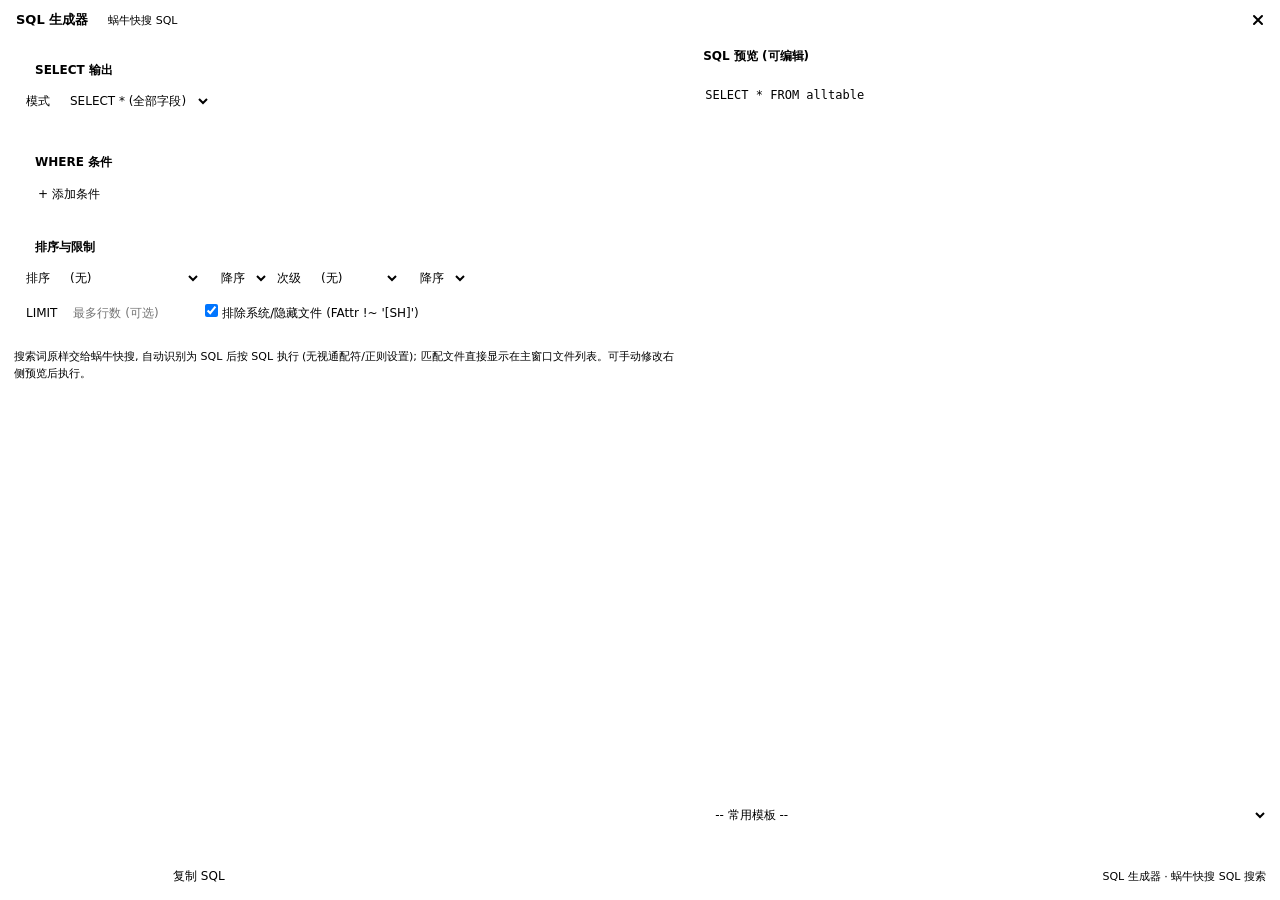
<file: 插件示例/sql-generator/index.html>
<!DOCTYPE html>
<html lang="zh-CN">
<head>
<meta charset="UTF-8">
<title>SQL 生成器</title>
<!-- 蜗牛快搜 (D2D) 演示宿主: 皮肤色 = C++ 侧按宿主皮肤 JSON 派生的 CSS 变量 (pluginContext.vars 推送),
     原版的 <link href="../../skin/skin-*.css"> 外链皮肤文件随宿主形态改为内联 style 容器 (#wv2uiSkin)。 -->
<style id="wv2uiSkin"></style>
<style>
    * { margin: 0; padding: 0; box-sizing: border-box; }
    html, body { height: 100%; }
    body {
        font-family: "Segoe UI", "Microsoft YaHei UI", "Microsoft YaHei", system-ui, sans-serif;
        font-size: 13px; color: var(--text);
        background: linear-gradient(180deg, var(--bg1), var(--bg2));
        overflow: hidden; -webkit-font-smoothing: antialiased;
    }
    .app { height: 100vh; display: flex; flex-direction: column; }
    .titlebar {
        position: relative; flex-shrink: 0; height: 40px; display: flex; align-items: center;
        gap: 12px; padding: 0 6px 0 16px;
        background: var(--panel); border-bottom: 1px solid var(--border);
    }
    .titlebar .title { font-size: 13px; font-weight: 600; color: var(--text); flex-shrink: 0; }
    .titlebar .tag { font-size: 11px; color: var(--text-faint); background: var(--panel-2); border: 1px solid var(--border); padding: 2px 8px; border-radius: 10px; }
    .titlebar .close-btn {
        width: 32px; height: 32px; border: none; border-radius: 8px;
        background: transparent; color: var(--text-dim); cursor: pointer;
        display: flex; align-items: center; justify-content: center;
        transition: all .12s; margin-left: auto; flex-shrink: 0;
    }
    .titlebar .close-btn:hover { background: #e0442e; color: #fff; }
    .titlebar .close-btn svg { width: 16px; height: 16px; }

    .main { flex: 1; min-height: 0; display: flex; gap: 0; }
    /* 左侧配置区 */
    .cfg { width: 54%; min-width: 380px; overflow-y: auto; padding: 12px 14px; display: flex; flex-direction: column; gap: 12px; }
    .sec { background: var(--panel); border: 1px solid var(--border); border-radius: 8px; padding: 10px 12px; }
    .sec-title { font-size: 12px; font-weight: 600; color: var(--text-dim); margin-bottom: 8px; display: flex; align-items: center; gap: 6px; }
    .sec-title::before { content: ''; width: 3px; height: 12px; border-radius: 2px; background: var(--accent); }
    .row { display: flex; align-items: center; gap: 8px; margin-bottom: 7px; flex-wrap: wrap; }
    .row:last-child { margin-bottom: 0; }
    label.lbl { font-size: 12px; color: var(--text-dim); flex-shrink: 0; }
    select, input[type=text], input[type=number], input[type=date] {
        height: 28px; padding: 0 8px; background: var(--panel-2); color: var(--text);
        border: 1px solid var(--border); border-radius: 7px; outline: none;
        font-size: 12px; font-family: inherit;
    }
    select:focus, input:focus { border-color: var(--accent); }
    select { cursor: pointer; }
    input[type=checkbox] { accent-color: var(--accent); cursor: pointer; }
    .cols-grid { display: grid; grid-template-columns: repeat(3, 1fr); gap: 4px 10px; }
    .cols-grid label { display: flex; align-items: center; gap: 5px; font-size: 12px; color: var(--text); cursor: pointer; }
    .chips { display: flex; flex-wrap: wrap; gap: 6px; }
    .chip { padding: 4px 10px; border-radius: 14px; font-size: 11px; cursor: pointer; user-select: none;
            background: var(--panel-2); color: var(--text-dim); border: 1px solid var(--border); transition: all .12s; }
    .chip.on { background: color-mix(in srgb, var(--accent) 18%, transparent); color: var(--accent); border-color: var(--accent); }
    /* WHERE 条件行 */
    .wrow { display: flex; align-items: center; gap: 6px; margin-bottom: 6px; }
    .wrow .wconn { width: 62px; flex-shrink: 0; }
    .wrow .wtype { width: 96px; flex-shrink: 0; }
    .wrow .wctl { flex: 1; min-width: 0; display: flex; gap: 6px; align-items: center; flex-wrap: wrap; }
    .wrow .wctl select, .wrow .wctl input { flex-shrink: 1; min-width: 0; }
    .wrow .wctl input[type=text] { flex: 1; }
    .wrow .wctl input[type=number] { width: 86px; }
    .wrow .wctl input[type=date] { width: 128px; }
    .wrow .wctl .unit { width: 52px; flex-shrink: 0; }
    .wdel { width: 24px; height: 24px; border: none; border-radius: 6px; background: transparent;
            color: var(--text-faint); cursor: pointer; font-size: 14px; line-height: 1; flex-shrink: 0; }
    .wdel:hover { background: rgba(224,68,46,.15); color: #e0442e; }
    .add-cond { margin-top: 2px; height: 26px; padding: 0 12px; border-radius: 7px; border: 1px dashed var(--border-strong);
            background: transparent; color: var(--text-dim); font-size: 12px; cursor: pointer; font-family: inherit; }
    .add-cond:hover { color: var(--accent); border-color: var(--accent); }
    .hint { font-size: 11px; color: var(--text-faint); line-height: 1.5; }
    /* 右侧预览区 */
    .preview { width: 46%; min-width: 320px; display: flex; flex-direction: column; border-left: 1px solid var(--border); background: var(--panel); }
    .preview .phead { flex-shrink: 0; display: flex; align-items: center; gap: 8px; padding: 8px 12px; border-bottom: 1px solid var(--border); }
    .preview .phead .ptitle { font-size: 12px; font-weight: 600; color: var(--text-dim); flex: 1; }
    .preview textarea {
        flex: 1; min-height: 0; resize: none; border: none; outline: none; padding: 12px 14px;
        background: transparent; color: var(--text); font-family: "Cascadia Code", "Consolas", monospace;
        font-size: 12px; line-height: 1.7; white-space: pre; overflow: auto;
    }
    .preview .tpl { flex-shrink: 0; border-top: 1px solid var(--border); padding: 8px 12px; }
    .preview .tpl select { width: 100%; height: 30px; }
    .status { flex-shrink: 0; font-size: 11px; color: var(--text-faint); padding: 6px 14px; border-top: 1px solid var(--border); min-height: 14px; }
    .bar { flex-shrink: 0; display: flex; align-items: center; gap: 8px; padding: 8px 14px; border-top: 1px solid var(--border); background: var(--panel); }
    .bar .btn-main {
        flex-shrink: 0; height: 32px; padding: 0 22px; border: none; border-radius: 8px;
        background: var(--accent); color: #fff; cursor: pointer; font-size: 13px; font-family: inherit; font-weight: 600;
    }
    .bar .btn-main:active { opacity: .8; }
    .bar .btn {
        flex-shrink: 0; height: 32px; padding: 0 16px; border-radius: 8px; border: 1px solid var(--border);
        background: var(--panel-2); color: var(--text-dim); cursor: pointer; font-size: 12px; font-family: inherit;
    }
    .bar .btn:hover { color: var(--text); border-color: var(--border-strong); }
    .bar .spacer { flex: 1; }
    .bar .tip { font-size: 11px; color: var(--text-faint); }
    ::-webkit-scrollbar { width: 10px; height: 10px; }
    ::-webkit-scrollbar-thumb { background: var(--scroll-thumb, rgba(128,128,128,.4)); border-radius: 5px; border: 2px solid transparent; background-clip: content-box; }
    ::-webkit-scrollbar-thumb:hover { background-color: var(--scroll-thumb-hover, rgba(128,128,128,.6)); }
    ::-webkit-scrollbar-track { background: transparent; }
</style>
</head>
<body>
<div class="app">
    <div class="titlebar" onmousedown="onTitlebarDown(event)">
        <span class="title" data-i18n="Title">SQL 生成器</span>
        <span class="tag">蜗牛快搜 SQL</span>
        <button class="close-btn" id="btnClose" title="关闭" data-i18n-title="Close">
            <svg viewBox="0 0 12 12" fill="none" stroke="currentColor" stroke-width="1.5" stroke-linecap="round"><path d="M3 3l6 6M9 3 3 9"/></svg>
        </button>
    </div>
    <div class="main">
        <!-- ======== 左侧: 配置 ======== -->
        <div class="cfg">
            <div class="sec">
                <div class="sec-title" data-i18n="SecSelect">SELECT 输出</div>
                <div class="row">
                    <label class="lbl" data-i18n="Mode">模式</label>
                    <select id="selMode">
                        <option value="star" data-i18n="ModeStar">SELECT * (全部字段)</option>
                        <option value="cols" data-i18n="ModeCols">指定字段</option>
                        <option value="agg" data-i18n="ModeAgg">聚合统计</option>
                    </select>
                </div>
                <div class="cols-grid" id="colGrid" style="display:none">
                    <label><input type="checkbox" value="Path"> Path</label>
                    <label><input type="checkbox" value="ParentPath"> ParentPath</label>
                    <label><input type="checkbox" value="AnyParent"> AnyParent</label>
                    <label><input type="checkbox" value="FName"> FName</label>
                    <label><input type="checkbox" value="Ext"> Ext</label>
                    <label><input type="checkbox" value="Size"> Size</label>
                    <label><input type="checkbox" value="ModTime"> ModTime</label>
                    <label><input type="checkbox" value="FileType"> FileType</label>
                    <label><input type="checkbox" value="IsDir"> IsDir</label>
                    <label><input type="checkbox" value="FAttr"> FAttr</label>
                    <label><input type="checkbox" value="FileContent"> FileContent</label>
                    <label><input type="checkbox" value="MD5(FileContent)"> MD5(FileContent)</label>
                </div>
                <div id="aggGrid" style="display:none">
                    <div class="row">
                        <label class="lbl" data-i18n="Agg">聚合</label>
                        <div class="chips" id="aggChips">
                            <span class="chip on" data-agg="COUNT(*)" style="pointer-events:none">COUNT(*)</span>
                            <span class="chip" data-agg="SUM(Size)">SUM(Size)</span>
                            <span class="chip" data-agg="AVG(Size)">AVG(Size)</span>
                            <span class="chip" data-agg="MIN(ModTime)">MIN(ModTime)</span>
                            <span class="chip" data-agg="MAX(Size)">MAX(Size)</span>
                            <span class="chip" data-agg="COUNT(DISTINCT Ext)">COUNT(DISTINCT Ext)</span>
                        </div>
                    </div>
                    <div class="row">
                        <label class="lbl" data-i18n="GroupBy">分组</label>
                        <select id="groupBy">
                            <option value="" data-i18n="GroupNone">(不分组)</option>
                            <option value="FileType" data-i18n="GroupFileType">FileType 类型</option>
                            <option value="Ext" data-i18n="GroupExt">Ext 扩展名</option>
                            <option value="IsDir" data-i18n="GroupIsDir">IsDir 目录标记</option>
                            <option value="ParentPath" data-i18n="GroupParent">ParentPath 父目录</option>
                            <option value="FName" data-i18n="GroupFName">FName 文件名</option>
                        </select>
                    </div>
                    <div class="row">
                        <label class="lbl">HAVING</label>
                        <input type="text" id="having" placeholder="如 COUNT(*) &gt; 10 (可选)" spellcheck="false" style="flex:1" data-i18n-ph="HavingPh">
                    </div>
                </div>
            </div>

            <div class="sec">
                <div class="sec-title" data-i18n="SecWhere">WHERE 条件</div>
                <div id="wlist"></div>
                <button class="add-cond" id="addCond" data-i18n="AddCond">+ 添加条件</button>
            </div>

            <div class="sec">
                <div class="sec-title" data-i18n="SecOrder">排序与限制</div>
                <div class="row">
                    <label class="lbl" data-i18n="Order">排序</label>
                    <select id="orderField">
                        <option value="" data-i18n="None">(无)</option>
                        <option value="Size" data-i18n="OrderSize">Size 大小</option>
                        <option value="ModTime" data-i18n="OrderModTime">ModTime 修改时间</option>
                        <option value="FName" data-i18n="OrderFName">FName 文件名</option>
                        <option value="Ext" data-i18n="OrderExt">Ext 扩展名</option>
                        <option value="Path" data-i18n="OrderPath">Path 路径</option>
                        <option value="FileType" data-i18n="OrderFileType">FileType 类型</option>
                    </select>
                    <select id="orderDir"><option value="DESC" data-i18n="Desc">降序</option><option value="ASC" data-i18n="Asc">升序</option></select>
                    <label class="lbl" data-i18n="Secondary">次级</label>
                    <select id="orderField2"><option value="" data-i18n="None">(无)</option>
                        <option value="Size">Size</option><option value="ModTime">ModTime</option>
                        <option value="FName">FName</option><option value="Ext">Ext</option>
                        <option value="Path">Path</option><option value="FileType">FileType</option>
                    </select>
                    <select id="orderDir2"><option value="DESC" data-i18n="Desc">降序</option><option value="ASC" data-i18n="Asc">升序</option></select>
                </div>
                <div class="row">
                    <label class="lbl">LIMIT</label>
                    <input type="number" id="limit" placeholder="最多行数 (可选)" style="width:120px" min="0" data-i18n-ph="LimitPh">
                    <label class="lbl" style="margin-left:12px"><input type="checkbox" id="noSH" checked> <span data-i18n="NoSH">排除系统/隐藏文件 (FAttr !~ '[SH]')</span></label>
                </div>
            </div>
            <div class="hint" data-i18n="Hint">搜索词原样交给蜗牛快搜, 自动识别为 SQL 后按 SQL 执行 (无视通配符/正则设置); 匹配文件直接显示在主窗口文件列表。可手动修改右侧预览后执行。</div>
        </div>

        <!-- ======== 右侧: 预览 ======== -->
        <div class="preview">
            <div class="phead"><span class="ptitle" data-i18n="PreviewTitle">SQL 预览 (可编辑)</span></div>
            <textarea id="preview" spellcheck="false">SELECT * FROM alltable</textarea>
            <div class="tpl">
                <select id="tplSel">
                    <option value="" data-i18n="TplPlaceholder">-- 常用模板 --</option>
                </select>
            </div>
            <div class="status" id="status"></div>
        </div>
    </div>
    <div class="bar">
        <button class="btn-main" id="btnRun" data-i18n="Run">填入搜索框执行</button>
        <button class="btn" id="btnCopy" data-i18n="Copy">复制 SQL</button>
        <div class="spacer"></div>
        <span class="tip" data-i18n="FooterTip">SQL 生成器 · 蜗牛快搜 SQL 搜索</span>
    </div>
</div>
<script>
// ==================== D2D 宿主桥适配层 (唯一非照抄段) ====================
// 原版宿主 (wv2ui) 向页面注入 window.xjs / window.wv2ui 两个桥对象; D2D 演示宿主不注入,
// 在此按原版同名接口自建, 全部转发为 chrome.webview 消息给插件 C++ 侧 (post 定义见下方原版段)。
// - xjs.ready()            → 页面就绪, 请求插件上下文 (C++ 回 pluginContext + applyLanguage)
// - xjs.searchSql(sql)     → SQL 填入发起窗口搜索框并执行 (C++ SearchSetText mode=sql execute=1)
// - wv2ui.closePlugin()    → 关闭插件窗口
// - wv2ui.buttonRects(r)   → 标题栏按钮区域上报 (原版离屏渲染模式宿主 WM_NCHITTEST 用; D2D 转发留存)
// - wv2ui.windowDrag()     → 标题栏空白 mousedown 触发系统拖动 (C++ WM_NCLBUTTONDOWN HTCAPTION)
// - wv2ui.onSearchMode(cb) → 注册"自定义搜索模式"回调 (C++ OnSearchMode 接管型模式回推 searchMode 消息)
var __onSearchModeCb = null;
window.xjs = {
    ready: function () { post({ type: 'ready' }); },
    searchSql: function (sql) { post({ type: 'searchSql', sql: String(sql == null ? '' : sql) }); }
};
window.wv2ui = {
    closePlugin: function () { post({ type: 'close' }); },
    buttonRects: function (rects) { post({ type: 'buttonRects', rects: rects || [] }); },
    windowDrag: function () { post({ type: 'drag' }); },
    onSearchMode: function (cb) { __onSearchModeCb = (typeof cb === 'function') ? cb : null; }
};
// 标题栏拖动 (真子窗形态: WebView2 覆盖客户区收不到 WM_NCHITTEST, 与原版窗口模式同款页面配合;
// 关闭钮自带 hover 效果由页面自理, 按下它不触发拖动)
function onTitlebarDown(e) {
    if (e.button !== 0) return;
    if (e.target && e.target.closest && e.target.closest('.close-btn')) return;
    wv2ui.windowDrag();
}
// 皮肤 = C++ 派生的 CSS 变量表 (原版 applySkin 换 <link> 外链, D2D 无皮肤 CSS 文件)
function applyVars(vars) {
    var st = document.getElementById('wv2uiSkin');
    if (!st || !vars) return;
    var s = '';
    for (var k in vars) s += '--' + k + ':' + vars[k] + ';';
    st.textContent = ':root{' + s + '}';
}
// ==================== 插件页面 SDK (与 wv2ui 宿主通信) ====================
function post(obj) {
    var s = (typeof obj === 'string') ? obj : JSON.stringify(obj);
    if (window.chrome && window.chrome.webview) window.chrome.webview.postMessage(s);
    else if (window.parent) window.parent.postMessage({ __wv2ui_to_host: true, data: s }, '*');
}
function applySkin(skin) {
    var link = document.getElementById('wv2uiSkin');
    if (link) link.href = '../../skin/skin-' + (skin && skin !== 'default' ? skin : 'default') + '.css';
}
window.chrome.webview.addEventListener('message', function (e) {
    var msg = e.data;
    if (typeof msg === 'string') { try { msg = JSON.parse(msg); } catch (err) { return; } }
    if (msg.type === 'pluginContext') {
        if (msg.vars) applyVars(msg.vars);          // D2D: 皮肤色变量 (原版换 skin CSS 外链)
        if (msg.skin) applySkin(msg.skin);
        if (msg.language) { I18N.lang = msg.language; }
    } else if (msg.type === 'applyLanguage') {
        // 语言变化: 更新语言包并重渲染 (宿主在插件窗口开着且语言变化时重发)
        applyLanguage(msg);
    } else if (msg.type === 'searchMode') {
        // D2D 接管型搜索模式执行: C++ OnSearchMode 回推 (窗口开着时), 原版 onSearchMode 同语义
        if (typeof __onSearchModeCb === 'function') __onSearchModeCb(msg);
    }
});
// ==================== 国际化 (i18n) ====================
// 语言包与主页面同源 (wvapp.local): 首次打开读主页面 localStorage 缓存的当前语言与语言包全文;
// 宿主 applyLanguage 消息到达后覆盖。SG(key, def) 取 Sg.* 键, 缺失回退 def (页面硬编码中文)。
// D2D 宿主无主页面 localStorage: dict 由 C++ 按发起窗口生效语言选包后经 applyLanguage 推送
// (语言包文件 = 原版语言包 Sg 段原文, RCDATA 打包进 DLL)。
var I18N = { lang: 'zh-CN', dict: null };
try {
    I18N.lang = localStorage.getItem('wv2ui_lang') || 'zh-CN';
    I18N.dict = JSON.parse(localStorage.getItem('wv2ui_lang_dict') || 'null');
} catch (e) {}
function SG(key, def) {
    if (!I18N.dict || !I18N.dict.Sg) return def;
    var v = I18N.dict.Sg[key];
    return (typeof v === 'string' && v) ? v : def;
}
function applyLanguage(msg) {
    if (!msg) return;
    I18N.lang = msg.lang || I18N.lang;
    I18N.dict = msg.dict || I18N.dict;
    try {
        localStorage.setItem('wv2ui_lang', I18N.lang);
        localStorage.setItem('wv2ui_lang_dict', JSON.stringify(I18N.dict || {}));
    } catch (e) {}
    applyI18n();
    // 动态文本 (选项/条件行/模板/状态) 按新语言重建
    rebuildDynamic();
}
// 仅替换元素直属文本节点 (保留图标等子元素)
function setLabelText(el, text) {
    if (!el) return;
    var nodes = el.childNodes;
    for (var i = 0; i < nodes.length; i++) {
        if (nodes[i].nodeType === 3 && nodes[i].textContent.trim()) {
            nodes[i].textContent = text;
            return;
        }
    }
    if (!el.querySelector('span,svg,img,button,input')) el.textContent = text;
}
function applyI18n(root) {
    root = root || document;
    var i, el, k, v;
    var nodes = root.querySelectorAll('[data-i18n]');
    for (i = 0; i < nodes.length; i++) {
        el = nodes[i];
        k = el.getAttribute('data-i18n');
        v = SG(k, el.textContent.trim());
        if (v) setLabelText(el, v);
    }
    var phs = root.querySelectorAll('[data-i18n-ph]');
    for (i = 0; i < phs.length; i++) {
        el = phs[i];
        k = el.getAttribute('data-i18n-ph');
        v = SG(k, el.getAttribute('placeholder') || '');
        if (v) el.setAttribute('placeholder', v);
    }
    var tls = root.querySelectorAll('[data-i18n-title]');
    for (i = 0; i < tls.length; i++) {
        el = tls[i];
        k = el.getAttribute('data-i18n-title');
        v = SG(k, el.getAttribute('title') || '');
        if (v) el.setAttribute('title', v);
    }
}
// 动态文本重建 (语言切换后): 文件类型/时间预设/模板下拉/状态栏初始提示
function rebuildDynamic() {
    if (typeof $ !== 'function') return;
    // 时间预设 (WHERE 条件"预设区间"下拉与 SQL 生成共用)
    buildTimePresets();
    // 常用模板下拉
    var tpl = $('tplSel');
    if (tpl) {
        tpl.innerHTML = '<option value="">' + SG('TplPlaceholder', '-- 常用模板 --') + '</option>';
        TEMPLATES.forEach(function (t) { tpl.add(new Option(SG(t.key, t.name), t.sql)); });
    }
    // 初始状态提示 (若仍为默认提示)
    var st = $('status');
    if (st && !st.dataset.used) setStatus(SG('StatusInit', '配置条件或选择模板生成 SQL, 点"填入搜索框执行"'));
    // 已存在的条件行: 类型下拉文案重建 (保留用户当前配置)
    document.querySelectorAll('#wlist .wrow').forEach(function (row) {
        var ts = row.querySelector('.wtype');
        if (ts) {
            var cur = ts.value;
            ts.innerHTML = WT_OPTIONS.map(function (o) {
                return '<option value="' + o.v + '"' + (o.v === cur ? ' selected' : '') + '>' + SG(o.k, o.d) + '</option>';
            }).join('');
        }
    });
}
// ==================== 页面逻辑 ====================
var $ = function (id) { return document.getElementById(id); };

// ---------- 常量: 迅捷搜文件类型 / 时间预设 ----------
// 注意: 本表是原版页面的写死常量 (仅作参照留档); DLL 版已改为打开窗口时现取引擎
// 筛选器配置 (xjs_filter_GetFilterJSON, 用户可自定义分类), 不读这里的常量。
var FILE_TYPES = ['视频', '音频', '图片', '文档', '办公', '程序', '压缩', '系统', '其他'];
var FILE_TYPE_KEYS = ['FTVideo', 'FTAudio', 'FTImage', 'FTDoc', 'FTOffice', 'FTProgram', 'FTArchive', 'FTSystem', 'FTOther'];
function fileTypeLabel(i) {
    return SG(FILE_TYPE_KEYS[i], FILE_TYPES[i]);
}
var TIME_PRESETS = [];
function buildTimePresets() {
    TIME_PRESETS.length = 0;
    var defs = [
        { k: 'TPToday', d: '今天', expr: "ModTime >= CURRENT_DATE" },
        { k: 'TP7d', d: '最近 7 天', expr: "ModTime >= CURRENT_DATE - INTERVAL '7 days'" },
        { k: 'TP30d', d: '最近 30 天', expr: "ModTime >= CURRENT_DATE - INTERVAL '30 days'" },
        { k: 'TP90d', d: '最近 90 天', expr: "ModTime >= CURRENT_DATE - INTERVAL '90 days'" },
        { k: 'TP180d', d: '最近 180 天', expr: "ModTime >= CURRENT_DATE - INTERVAL '180 days'" },
        { k: 'TP1y', d: '最近 1 年', expr: "ModTime >= CURRENT_DATE - INTERVAL '365 days'" }
    ];
    defs.forEach(function (d) { TIME_PRESETS.push({ name: SG(d.k, d.d), expr: d.expr }); });
}
buildTimePresets();

// WHERE 条件类型选项 (动态重建用)
var WT_OPTIONS = [
    { v: 'filetype', k: 'WTFileType', d: '文件类型' },
    { v: 'size', k: 'WTSize', d: '大小' },
    { v: 'path', k: 'WTPath', d: '路径' },
    { v: 'ext', k: 'WTExt', d: '扩展名' },
    { v: 'fname', k: 'WTFName', d: '文件名' },
    { v: 'mtime', k: 'WTModTime', d: '修改时间' },
    { v: 'content', k: 'WTContent', d: '文件内容' },
    { v: 'attr', k: 'WTAttr', d: '属性' },
    { v: 'isdir', k: 'WTIsDir', d: '目录标记' },
    { v: 'parentname', k: 'WTParentName', d: '父目录名称' },
    { v: 'parentpath', k: 'WTParentPath', d: '父目录路径' },
    { v: 'anyparent', k: 'WTAnyParent', d: '任意父目录' },
    { v: 'score', k: 'WTScore', d: '评分' },
    { v: 'filenumber', k: 'WTFileNumber', d: '文件编号' },
    { v: 'custom', k: 'WTCustom', d: '自定义' }
];

// ---------- WHERE 条件行 (动态) ----------
function wrowHtml(conn, type) {
    return '<div class="wrow" data-t="' + type + '">' +
        '<select class="wconn">' + (conn === 'OR'
            ? '<option value="AND">AND</option><option value="OR" selected>OR</option>'
            : '<option value="AND" selected>AND</option><option value="OR">OR</option>') + '</select>' +
        '<select class="wtype">' + WT_OPTIONS.map(function (o) {
            return '<option value="' + o.v + '"' + (o.v === type ? ' selected' : '') + '>' + SG(o.k, o.d) + '</option>';
        }).join('') + '</select>' +
        '<div class="wctl">' + wctlHtml(type) + '</div>' +
        '<button class="wdel" title="' + SG('Del', '删除') + '">×</button>' +
    '</div>';
}
function wctlHtml(type) {
    switch (type) {
        case 'filetype':
            return '<select class="wop">' +
                '<option value="=">=</option><option value="!=">!=</option>' +
                '<option value="IN">IN ' + SG('IsOneOf', '是其一') + '</option><option value="NOT IN">NOT IN ' + SG('Exclude', '排除') + '</option></select>' +
                '<select class="wv">' + FILE_TYPES.map(function (t, i) { return '<option>' + fileTypeLabel(i) + '</option>'; }).join('') + '</select>';
        case 'size':
            return '<select class="wop">' +
                '<option value=">">&gt;</option><option value=">=">&gt;=</option>' +
                '<option value="<">&lt;</option><option value="<=">&lt;=</option>' +
                '<option value="=">=</option><option value="!=">!=</option><option value="<>">&lt;&gt;</option>' +
                '<option value="BETWEEN">BETWEEN</option></select>' +
                '<input type="number" class="wv" value="100" min="0" style="width:90px">' +
                '<select class="wunit"><option value="">B</option><option value="K">KB</option><option value="M" selected>MB</option><option value="G">GB</option></select>' +
                '<input type="number" class="wv2" placeholder="' + SG('And', '和') + '" style="width:90px;display:none">' +
                '<select class="wunit2" style="display:none"><option value="">B</option><option value="K">KB</option><option value="M" selected>MB</option><option value="G">GB</option></select>';
        case 'path':
            return '<select class="wop">' +
                '<option value="LIKE">LIKE ' + SG('Contains', '包含') + '</option><option value="NOT LIKE">NOT LIKE ' + SG('NotContains', '不含') + '</option>' +
                '<option value="ILIKE">ILIKE ' + SG('IgnoreCase', '忽略大小写') + '</option><option value="=">= ' + SG('Exact', '精确') + '</option><option value="!=">!= ' + SG('Exclude', '排除') + '</option></select>' +
                '<input type="text" class="wv" placeholder="' + SG('PhPath', '如 D:\\Work') + '" spellcheck="false">' +
                '<label style="font-size:11px;color:var(--text-dim);white-space:nowrap"><input type="checkbox" class="wsub" checked> ' + SG('IncSub', '含子目录') + '</label>';
        case 'ext':
            return '<select class="wop">' +
                '<option value="IN">IN ' + SG('IsOneOf', '是其一') + '</option><option value="NOT IN">NOT IN ' + SG('Exclude', '排除') + '</option>' +
                '<option value="=">=</option><option value="!=">!=</option></select>' +
                '<input type="text" class="wv" placeholder="' + SG('PhExt', '如 mp4,mkv,avi') + '" spellcheck="false">';
        case 'fname':
            return '<select class="wop">' +
                '<option value="LIKE">LIKE ' + SG('Contains', '包含') + '</option><option value="NOT LIKE">NOT LIKE ' + SG('NotContains', '不含') + '</option>' +
                '<option value="ILIKE">ILIKE ' + SG('IgnoreCase', '忽略大小写') + '</option><option value="NOT ILIKE">NOT ILIKE ' + SG('NotIgnoreCase', '不区分大小写不含') + '</option>' +
                '<option value="~">~ ' + SG('Regex', '正则') + '</option><option value="~*">~* ' + SG('RegexIgnoreCase', '正则忽略大小写') + '</option>' +
                '<option value="=">= ' + SG('Exact', '精确') + '</option><option value="!=">!= ' + SG('Exclude', '排除') + '</option></select>' +
                '<input type="text" class="wv" placeholder="' + SG('PhKw', '关键词或正则') + '" spellcheck="false">';
        case 'mtime':
            return '<select class="wop">' +
                '<option value="preset">' + SG('TimePreset', '预设区间') + '</option><option value="after">' + SG('TimeAfter', '指定日期之后') + '</option>' +
                '<option value="before">' + SG('TimeBefore', '指定日期之前') + '</option><option value="between">' + SG('TimeBetween', '指定日期之间') + '</option></select>' +
                '<select class="wv">' + TIME_PRESETS.map(function (t, i) {
                    return '<option value="' + i + '"' + (i === 2 ? ' selected' : '') + '>' + t.name + '</option>';
                }).join('') + '</select>' +
                '<input type="date" class="wv2" style="display:none">' +
                '<input type="date" class="wv3" style="display:none">';
        case 'content':
            return '<select class="wop">' +
                '<option value="~">~ ' + SG('Regex', '正则') + '</option><option value="~*">~* ' + SG('RegexIgnoreCase', '正则忽略大小写') + '</option>' +
                '<option value="LIKE">LIKE ' + SG('Contains', '包含') + '</option><option value="NOT LIKE">NOT LIKE ' + SG('NotContains', '不含') + '</option>' +
                '<option value="ILIKE">ILIKE ' + SG('IgnoreCase', '忽略大小写') + '</option></select>' +
                '<input type="text" class="wv" placeholder="' + SG('PhContent', '正则表达式 (对文件内容匹配)') + '" spellcheck="false" style="width:100%">';
        case 'attr':
            return '<select class="wop">' +
                '<option value="!~">' + SG('AttrExclude', '排除 [!~]') + '</option><option value="~">' + SG('AttrMatch', '匹配 [~]') + '</option>' +
                '<option value="!~*">' + SG('AttrExcludeIgnore', '排除忽略大小写') + '</option><option value="~*">' + SG('AttrMatchIgnore', '匹配忽略大小写') + '</option>' +
                '<option value="=">= ' + SG('Exact', '精确') + '</option><option value="!=">!= ' + SG('Exclude', '排除') + '</option></select>' +
                '<input type="text" class="wv" value="[SH]" spellcheck="false" style="width:90px">';
        case 'isdir':
            return '<select class="wop">' +
                '<option value="1">' + SG('IsDir1', '目录 (IsDir = 1)') + '</option><option value="0">' + SG('IsDir0', '文件 (IsDir = 0)') + '</option></select>';
        case 'parentname':
            return '<select class="wop">' +
                '<option value="LIKE">LIKE ' + SG('Contains', '包含') + '</option><option value="NOT LIKE">NOT LIKE ' + SG('NotContains', '不含') + '</option>' +
                '<option value="ILIKE">ILIKE ' + SG('IgnoreCase', '忽略大小写') + '</option><option value="=">= ' + SG('Exact', '精确') + '</option><option value="!=">!= ' + SG('Exclude', '排除') + '</option></select>' +
                '<input type="text" class="wv" placeholder="' + SG('PhParentName', '如 纪录片') + '" spellcheck="false">';
        case 'parentpath':
            return '<select class="wop">' +
                '<option value="LIKE">LIKE ' + SG('Contains', '包含') + '</option><option value="NOT LIKE">NOT LIKE ' + SG('NotContains', '不含') + '</option>' +
                '<option value="ILIKE">ILIKE ' + SG('IgnoreCase', '忽略大小写') + '</option><option value="=">= ' + SG('Exact', '精确') + '</option><option value="!=">!= ' + SG('Exclude', '排除') + '</option></select>' +
                '<input type="text" class="wv" placeholder="' + SG('PhParentPath', '如 D:\\Work\\视频') + '" spellcheck="false">';
        case 'anyparent':
            return '<select class="wop">' +
                '<option value="LIKE">LIKE ' + SG('Contains', '包含') + '</option><option value="NOT LIKE">NOT LIKE ' + SG('NotContains', '不含') + '</option>' +
                '<option value="ILIKE">ILIKE ' + SG('IgnoreCase', '忽略大小写') + '</option><option value="=">= ' + SG('Exact', '精确') + '</option><option value="!=">!= ' + SG('Exclude', '排除') + '</option></select>' +
                '<input type="text" class="wv" placeholder="' + SG('PhAnyParent', '如 电影') + '" spellcheck="false">';
        case 'score':
            return '<select class="wop">' +
                '<option value=">=">&gt;=</option><option value=">">&gt;</option>' +
                '<option value="<">&lt;</option><option value="<=">&lt;=</option>' +
                '<option value="=">=</option><option value="!=">!=</option><option value="<>">&lt;&gt;</option></select>' +
                '<input type="number" class="wv" value="80" min="0" max="100" style="width:90px">';
        case 'filenumber':
            return '<select class="wop">' +
                '<option value="=">=</option><option value="!=">!=</option>' +
                '<option value=">">&gt;</option><option value="<">&lt;</option>' +
                '<option value=">=">&gt;=</option><option value="<=">&lt;=</option></select>' +
                '<input type="number" class="wv" placeholder="' + SG('PhFileNumber', '如 100') + '" min="0" style="width:90px">';
        default: // custom
            return '<input type="text" class="wv" placeholder="' + SG('PhCustom', '直接写表达式, 如 Size &gt; 100 AND Ext = &apos;txt&apos;') + '" spellcheck="false" style="width:100%">';
    }
}
function bindWrow(row) {
    var typeSel = row.querySelector('.wtype');
    var ctl = row.querySelector('.wctl');
    typeSel.addEventListener('change', function () { ctl.innerHTML = wctlHtml(typeSel.value); });
    // 大小 BETWEEN: 显示第二个数值
    ctl.addEventListener('change', function (e) {
        var op = ctl.querySelector('.wop');
        var v2 = ctl.querySelector('.wv2'), u2 = ctl.querySelector('.wunit2');
        if (op && op.value === 'BETWEEN' && v2) { v2.style.display = ''; if (u2) u2.style.display = ''; }
        else if (v2) { v2.style.display = 'none'; if (u2) u2.style.display = 'none'; }
        // 时间: 指定日期输入
        if (op && op.value === 'after' || op && op.value === 'before') {
            var d2 = ctl.querySelector('.wv2'), d3 = ctl.querySelector('.wv3');
            if (d2) d2.style.display = ''; if (d3) d3.style.display = 'none';
            var pv = ctl.querySelector('.wv'); if (pv) pv.style.display = 'none';
        } else if (op && op.value === 'between') {
            var d2b = ctl.querySelector('.wv2'), d3b = ctl.querySelector('.wv3');
            if (d2b) d2b.style.display = ''; if (d3b) d3b.style.display = '';
            var pv2 = ctl.querySelector('.wv'); if (pv2) pv2.style.display = 'none';
        } else {
            var pv3 = ctl.querySelector('.wv');
            if (pv3 && pv3.style.display === 'none') pv3.style.display = '';
        }
    });
    row.querySelector('.wdel').addEventListener('click', function () { row.remove(); refresh(); });
    row.addEventListener('change', refresh);
    row.addEventListener('input', refresh);
}
// 字符串字面量: 单引号翻倍 ('' 表示字面 '); 反斜杠是普通字符不转义 (=/!= 精确匹配与正则 ~/~* 用, 参考 PostgreSQL)
function escStr(s) { return "'" + String(s).replace(/'/g, "''") + "'"; }
// LIKE/ILIKE 模式串: 反斜杠是模式转义字符须双写 (\\ 表示字面 \, 参考 PostgreSQL); 单引号仍由 escStr 处理
function escLike(s) { return String(s).replace(/\\/g, '\\\\'); }
// 读取一行条件生成 SQL 片段
function wrowExpr(row) {
    var type = row.querySelector('.wtype').value;
    var ctl = row.querySelector('.wctl');
    var op, v, v2, u, u2, sub;
    switch (type) {
        case 'filetype':
            op = ctl.querySelector('.wop').value;
            v = ctl.querySelector('.wv').value.trim();
            if (!v) return '';
            if (op === 'IN' || op === 'NOT IN') return 'FileType ' + op + ' (' + escStr(v) + ')';
            return 'FileType ' + op + ' ' + escStr(v);
        case 'size':
            op = ctl.querySelector('.wop').value;
            v = ctl.querySelector('.wv').value.trim();
            u = ctl.querySelector('.wunit').value;
            if (op === 'BETWEEN') {
                v2 = ctl.querySelector('.wv2').value.trim();
                u2 = ctl.querySelector('.wunit2').value;
                if (!v || !v2) return '';
                return 'Size BETWEEN ' + escStr(v + u) + ' AND ' + escStr(v2 + u2);
            }
            if (!v) return '';
            return 'Size ' + op + ' ' + escStr(v + u);
        case 'path':
            op = ctl.querySelector('.wop').value;
            v = ctl.querySelector('.wv').value.trim();
            if (!v) return '';
            if (op === 'LIKE' || op === 'NOT LIKE' || op === 'ILIKE') {
                sub = ctl.querySelector('.wsub').checked;
                v = escLike(v.replace(/[\\/]+$/, '')) + (sub ? '\\\\%' : '');
            }
            // =/!= 精确匹配: 反斜杠是普通字符不双写
            return 'Path ' + op + ' ' + escStr(v);
        case 'ext':
            op = ctl.querySelector('.wop').value;
            v = ctl.querySelector('.wv').value.trim();
            if (!v) return '';
            var list = v.split(/[,\s，]+/).map(function (x) { return escStr(x.replace(/^\./, '')); }).join(', ');
            if (op === 'IN' || op === 'NOT IN') return 'Ext ' + op + ' (' + list + ')';
            return 'Ext ' + op + ' ' + escStr(v.replace(/^\./, ''));
        case 'fname':
            op = ctl.querySelector('.wop').value;
            v = ctl.querySelector('.wv').value.trim();
            if (!v) return '';
            if (op === 'LIKE' || op === 'NOT LIKE' || op === 'ILIKE' || op === 'NOT ILIKE')
                return 'FName ' + op + ' ' + escStr('%' + escLike(v) + '%');
            // 正则 (~/~*) 与精确 (=/!=): 反斜杠是正则/普通字符不双写
            return 'FName ' + op + ' ' + escStr(v);
        case 'mtime':
            op = ctl.querySelector('.wop').value;
            if (op === 'preset') {
                var i = ctl.querySelector('.wv').value;
                return TIME_PRESETS[i] ? TIME_PRESETS[i].expr : '';
            }
            if (op === 'after' || op === 'before') {
                var d = ctl.querySelector('.wv2').value;
                if (!d) return '';
                return 'ModTime ' + (op === 'after' ? '>=' : '<=') + ' CAST(' + escStr(d) + ' AS int)';
            }
            if (op === 'between') {
                var d1 = ctl.querySelector('.wv2').value, d2 = ctl.querySelector('.wv3').value;
                if (!d1 || !d2) return '';
                return 'ModTime BETWEEN CAST(' + escStr(d1) + ' AS int) AND CAST(' + escStr(d2) + ' AS int)';
            }
            return '';
        case 'content':
            op = ctl.querySelector('.wop').value;
            v = ctl.querySelector('.wv').value.trim();
            if (!v) return '';
            if (op === 'LIKE' || op === 'NOT LIKE' || op === 'ILIKE') {
                // 包含类: 值作为关键词 %包裹 (escLike 转义反斜杠, 单引号由 escStr 处理)
                return 'FileContent ' + op + ' ' + escStr('%' + escLike(v) + '%');
            }
            // 正则类: 原样按正则匹配 (~ 区分大小写 / ~* 忽略大小写), 反斜杠是正则转义不双写, 单引号由 escStr 转义
            return 'FileContent ' + op + ' ' + escStr(v);
        case 'attr':
            op = ctl.querySelector('.wop').value;
            v = ctl.querySelector('.wv').value.trim();
            if (!v) return '';
            return 'FAttr ' + op + ' ' + escStr(v);
        case 'isdir':
            v = ctl.querySelector('.wop').value;
            return 'IsDir = ' + v;
        case 'parentname':
        case 'parentpath':
        case 'anyparent':
            // 字段映射: 父目录名称/父目录路径/任意父目录
            var pf = { parentname: 'ParentName', parentpath: 'ParentPath', anyparent: 'AnyParent' }[type];
            op = ctl.querySelector('.wop').value;
            v = ctl.querySelector('.wv').value.trim();
            if (!v) return '';
            if (op === 'LIKE' || op === 'NOT LIKE' || op === 'ILIKE') return pf + ' ' + op + ' ' + escStr('%' + escLike(v) + '%');
            // =/!= 精确匹配: 反斜杠是普通字符不双写
            return pf + ' ' + op + ' ' + escStr(v);
        case 'score':
        case 'filenumber':
            // 数值字段: 评分 (0~100) / 文件编号
            var nf = { score: 'Score', filenumber: 'FileNumber' }[type];
            op = ctl.querySelector('.wop').value;
            v = ctl.querySelector('.wv').value.trim();
            if (!v) return '';
            return nf + ' ' + op + ' ' + v;
        default: // custom
            v = ctl.querySelector('.wv').value.trim();
            return v;
    }
}
// ---------- 生成 SQL ----------
function buildSQL() {
    var o = [];
    var mode = $('selMode').value;
    var sel;
    if (mode === 'cols') {
        var cols = [];
        document.querySelectorAll('#colGrid input:checked').forEach(function (c) { cols.push(c.value); });
        sel = cols.length ? cols.join(', ') : '*';
    } else if (mode === 'agg') {
        var aggs = ['COUNT(*)'];
        document.querySelectorAll('#aggChips .chip.on').forEach(function (c) { aggs.push(c.dataset.agg); });
        sel = aggs.join(', ');
    } else {
        sel = '*';
    }
    o.push('SELECT ' + sel + ' FROM alltable');
    var w = [];
    document.querySelectorAll('#wlist .wrow').forEach(function (row) {
        var expr = wrowExpr(row);
        if (expr) {
            if (w.length) w.push(row.querySelector('.wconn').value);
            w.push(expr);
        }
    });
    if ($('noSH').checked) {
        if (w.length) w.push('AND');   // 已有条件时必须补连接词, 否则会拼出 "FileType='视频' FAttr !~ '[SH]'" 语法错误
        w.push("FAttr !~ '[SH]'");
    }
    if (w.length) o.push('WHERE ' + w.join(' '));
    var gb = $('groupBy').value;
    if (mode === 'agg' && gb) o.push('GROUP BY ' + gb);
    var having = $('having').value.trim();
    if (having) o.push('HAVING ' + having);
    var ob = [];
    var f1 = $('orderField').value, d1 = $('orderDir').value;
    if (f1) ob.push(f1 + ' ' + d1);
    var f2 = $('orderField2').value, d2 = $('orderDir2').value;
    if (f2) ob.push(f2 + ' ' + d2);
    if (ob.length) o.push('ORDER BY ' + ob.join(', '));
    var lm = $('limit').value.trim();
    if (lm) o.push('LIMIT ' + lm);
    return o.join('\n');
}
function refresh() { $('preview').value = buildSQL(); updateConnSelectors(); }
// 首行条件前不需要连接词 (AND/OR 只衔接后续条件), 动态隐藏首行的 .wconn;
// 删除首行后原第二行升为首行, 其连接词也应隐藏, 故每次刷新统一校正
function updateConnSelectors() {
    var rows = document.querySelectorAll('#wlist .wrow');
    for (var i = 0; i < rows.length; i++) {
        var conn = rows[i].querySelector('.wconn');
        if (conn) conn.style.display = i === 0 ? 'none' : '';
    }
}
// ---------- 模板 ----------
var TEMPLATES = [
    { key: 'TplTop50', name: '前 50 个大文件', sql: "SELECT * FROM alltable WHERE Size > '100M' AND FAttr !~ '[SH]' ORDER BY Size DESC LIMIT 50" },
    { key: 'TplBigVideo', name: '大视频 (>500M)', sql: "SELECT * FROM alltable WHERE FileType='视频' AND Size > '500M' AND FAttr !~ '[SH]' ORDER BY Size DESC" },
    { key: 'TplRecent30', name: '最近 30 天修改', sql: "SELECT * FROM alltable WHERE ModTime >= CURRENT_DATE - INTERVAL '30 days' AND FAttr !~ '[SH]' ORDER BY ModTime DESC" },
    { key: 'TplByType', name: '按类型统计', sql: "SELECT FileType, COUNT(*) AS cnt FROM alltable WHERE FAttr !~ '[SH]' GROUP BY FileType ORDER BY cnt DESC" },
    { key: 'TplByExtTop', name: '按扩展名统计 TOP10', sql: "SELECT Ext, COUNT(*) AS cnt FROM alltable WHERE FAttr !~ '[SH]' GROUP BY Ext ORDER BY cnt DESC LIMIT 10" },
    { key: 'TplTopDirs', name: '前 20 大目录', sql: "SELECT * FROM alltable WHERE IsDir=1 AND FAttr !~ '[SH]' ORDER BY Size DESC LIMIT 20" },
    { key: 'TplDupName', name: '重名+同大小查重', sql: "SELECT FName, Size, COUNT(*) FROM alltable WHERE FAttr !~ '[SH]' GROUP BY FName, Size HAVING COUNT(*) > 1" },
    { key: 'TplDupMd5', name: 'MD5 内容查重', sql: "SELECT MD5(FileContent), COUNT(*) FROM alltable WHERE FAttr !~ '[SH]' GROUP BY MD5(FileContent) HAVING COUNT(*) > 1" },
    { key: 'TplEmptyDir', name: '空目录', sql: "SELECT * FROM alltable WHERE IsDir=1 AND Size=0 AND FAttr !~ '[SH]'" },
    { key: 'TplTempFiles', name: '临时/缓存文件', sql: "SELECT * FROM alltable WHERE Ext IN ('tmp','temp','log','bak','cache','db-journal') AND FAttr !~ '[SH]'" },
    { key: 'TplColdData', name: '冷数据 (>1G 且 180 天未动)', sql: "SELECT * FROM alltable WHERE Size > '1G' AND ModTime < CURRENT_DATE - INTERVAL '180 days' AND FAttr !~ '[SH]' ORDER BY ModTime" },
    { key: 'TplArchives', name: '压缩包', sql: "SELECT * FROM alltable WHERE Ext IN ('zip','rar','7z','tar','gz','bz2','xz') AND FAttr !~ '[SH]' ORDER BY Size DESC" },
    { key: 'TplDocsInDir', name: '指定目录下的文档', sql: "SELECT * FROM alltable WHERE Path LIKE 'D:\\\\Work\\\\%' AND FileType IN ('文档','办公') AND FAttr !~ '[SH]'" },
    { key: 'TplFNameRegex', name: '文件名正则 (测试/备份)', sql: "SELECT * FROM alltable WHERE FName ~ 'test|backup|\\.bak$' AND FAttr !~ '[SH]'" },
    { key: 'TplDirSize', name: '按目录统计大小', sql: "SELECT ParentPath, COUNT(*) AS cnt, SUM(Size) AS total FROM alltable WHERE FAttr !~ '[SH]' GROUP BY ParentPath ORDER BY total DESC LIMIT 20" }
];
var tplSel = $('tplSel');
tplSel.innerHTML = '<option value="">' + SG('TplPlaceholder', '-- 常用模板 --') + '</option>';
TEMPLATES.forEach(function (t) { tplSel.add(new Option(SG(t.key, t.name), t.sql)); });
tplSel.addEventListener('change', function () {
    if (tplSel.value) { $('preview').value = tplSel.value; setStatus(SG('StatusTpl', '已应用模板: {0}').replace('{0}', tplSel.selectedOptions[0].text)); }
    tplSel.value = '';
});
// ---------- 事件 ----------
function setStatus(s) { $('status').textContent = s || ''; }
$('selMode').addEventListener('change', function () {
    var m = $('selMode').value;
    $('colGrid').style.display = m === 'cols' ? 'grid' : 'none';
    $('aggGrid').style.display = m === 'agg' ? 'block' : 'none';
    if (m === 'agg' && !document.querySelector('#colGrid input:checked')) {
        document.querySelector('#colGrid input[value=Path]').checked = true;
    }
    refresh();
});
document.querySelectorAll('#colGrid input').forEach(function (c) { c.addEventListener('change', refresh); });
$('aggChips').addEventListener('click', function (e) {
    var chip = e.target.closest('.chip');
    // toggle: 未选中加 .on, 已选中再点即取消 (COUNT(*) 固定项是 pointer-events:none, 点击不会命中它)
    if (chip) { chip.classList.toggle('on'); refresh(); }
});
$('addCond').addEventListener('click', function () {
    var div = document.createElement('div');
    div.innerHTML = wrowHtml('AND', 'filetype');
    var row = div.firstChild;
    $('wlist').appendChild(row);
    bindWrow(row);
    refresh();
});
['groupBy', 'having', 'orderField', 'orderDir', 'orderField2', 'orderDir2', 'limit', 'noSH'].forEach(function (id) {
    var el = $(id);
    el.addEventListener('change', refresh);
    if (el.tagName === 'INPUT' && el.type === 'number') el.addEventListener('input', refresh);
});
$('btnRun').addEventListener('click', function () {
    var sql = $('preview').value.trim();
    if (!sql) { setStatus(SG('StatusEmpty', 'SQL 为空')); return; }
    // 填入主窗口搜索框并执行 (宿主 applySql -> 更新搜索框 + SDK 自动识别执行)
    xjs.searchSql(sql);
    setStatus(SG('StatusRun', '已填入主窗口搜索框并执行 (蜗牛快搜自动识别 SQL)'));
});
$('btnCopy').addEventListener('click', function () {
    var sql = $('preview').value.trim();
    if (!sql) { setStatus(SG('StatusEmpty', 'SQL 为空')); return; }
    var txt = sql;
    function done() { setStatus(SG('StatusCopied', 'SQL 已复制到剪贴板')); }
    if (navigator.clipboard && navigator.clipboard.writeText) {
        navigator.clipboard.writeText(txt).then(done).catch(function () { fallbackCopy(txt); done(); });
    } else { fallbackCopy(txt); done(); }
});
function fallbackCopy(txt) {
    var ta = document.createElement('textarea');
    ta.value = txt; ta.style.position = 'fixed'; ta.style.opacity = '0';
    document.body.appendChild(ta); ta.select();
    try { document.execCommand('copy'); } catch (e) {}
    document.body.removeChild(ta);
}
$('btnClose').addEventListener('click', function () { wv2ui.closePlugin(); });
// 标题栏按钮区域上报
function reportButtonRects() {
    var rects = [];
    var b = document.getElementById('btnClose');
    if (b) {
        var r = b.getBoundingClientRect();
        rects.push({ x: Math.round(r.left), y: Math.round(r.top), w: Math.round(r.width), h: Math.round(r.height) });
    }
    wv2ui.buttonRects(rects);
}
reportButtonRects();
window.addEventListener('resize', function () { setTimeout(reportButtonRects, 50); });
// 初始一行条件 (文件类型 = 视频)
(function () {
    var div = document.createElement('div');
    div.innerHTML = wrowHtml('AND', 'filetype');
    $('wlist').appendChild(div.firstChild);
    bindWrow($('wlist').firstChild);
    refresh();
})();
setStatus(SG('StatusInit', '配置条件或选择模板生成 SQL, 点"填入搜索框执行"'));
// 应用当前语言 (data-i18n 静态文本)
applyI18n();
// 页面就绪, 请求插件上下文 (皮肤/语言等)
xjs.ready();

// 接收主窗口"自定义搜索模式"通知 (用户选中本插件的搜索模式并输入关键词, 宿主转发 searchModeEvent):
// 把模板里的 {keyword} 占位符替换为输入词 (不区分大小写, 兼容旧写法 {kw}), SQL 字符串单引号转义后填入预览框并执行
if (window.wv2ui && typeof window.wv2ui.onSearchMode === 'function') {
    wv2ui.onSearchMode(function (evt) {
        if (!evt || !evt.keyword) return;
        var kw = String(evt.keyword).replace(/'/g, "''");   // SQL 字符串转义: 单引号翻倍
        var tpl = String(evt.template || '');
        // 函数式替换: 关键词含 $&/$` 等序列时不会被 String.replace 当替换模式展开
        var sql = tpl.replace(/\{(keyword|kw)\}/gi, function () { return kw; });
        if (!sql) return;
        $('preview').value = sql;
        if (typeof xjs.searchSql === 'function') {
            xjs.searchSql(sql);
            setStatus(SG('StatusRun', '已填入主窗口搜索框并执行 (蜗牛快搜自动识别 SQL)'));
        }
    });
}
</script>
</body>
</html>
</file>
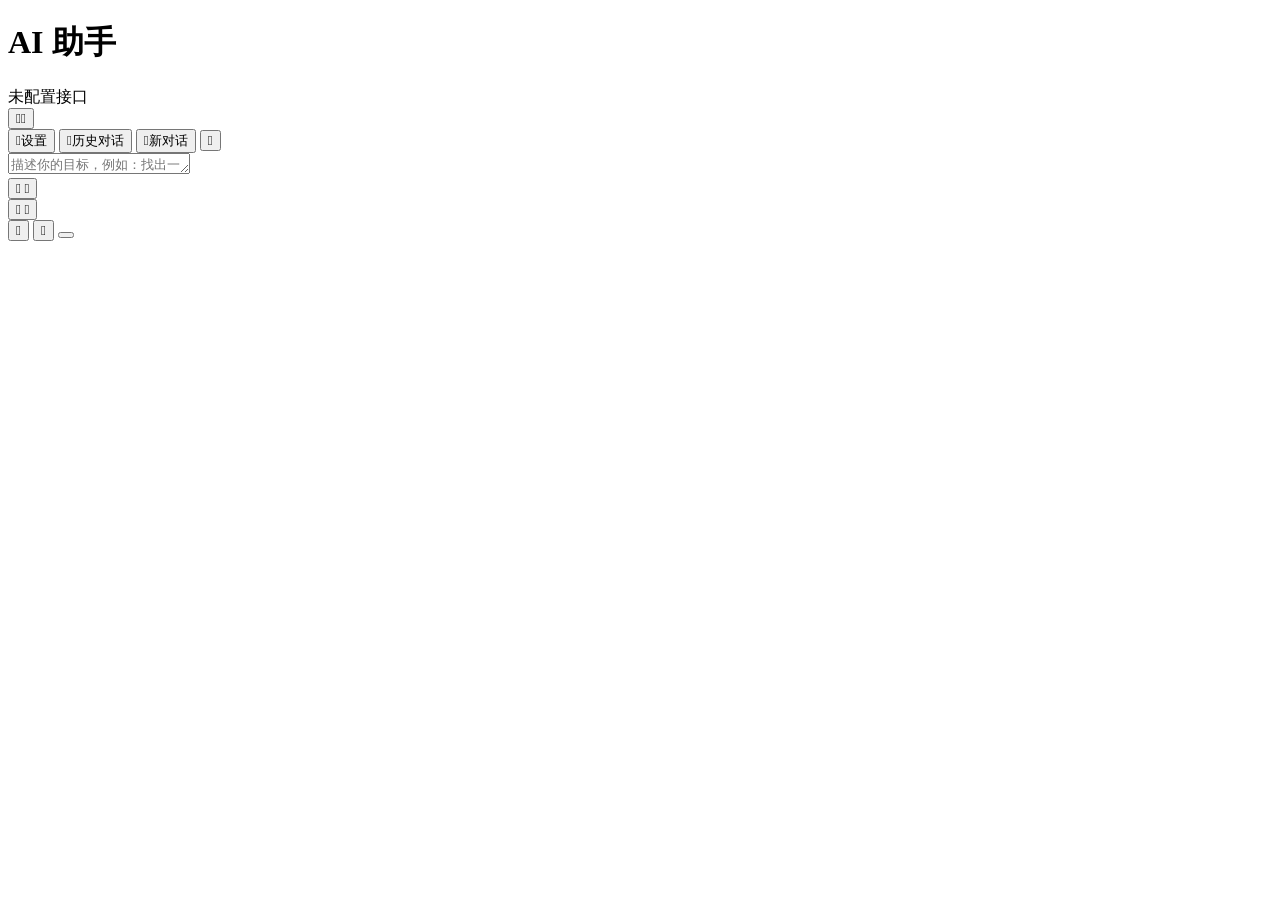
<file: 插件示例/ai-assistant/ui/index.html>
<!DOCTYPE html>
<html lang="zh-CN">
<head>
<meta charset="utf-8">
<meta http-equiv="Content-Security-Policy"
      content="default-src 'none'; script-src 'unsafe-inline' https://aiassets.snailqs.local; style-src 'unsafe-inline' https://aiassets.snailqs.local; img-src data:; font-src https://aiassets.snailqs.local; connect-src 'none'; form-action 'none'; base-uri 'none'">
<title>AI 助手</title>
<link rel="stylesheet" href="app.css">
</head>
<body>
<div id="app">
  <div class="ai-main">
    <div class="ai-toolbar">
      <h1 class="ai-toolbar-title">AI 助手</h1>
      <span class="ai-toolbar-status">
        <span class="ai-status-dot" id="stDot" data-state="missing" aria-hidden="true"></span>
        <span class="ellipsis-text" id="stText">未配置接口</span>
      </span>
      <div class="ai-toolbar-actions">
        <!-- 模型切换: 点开列出全部档案, 选中即生效; 管理动作在接口设置面板里 -->
        <div class="ai-model-picker" id="modelPicker">
          <button class="ai-btn ai-model-picker-button" id="modelBtn" type="button"
            aria-haspopup="listbox" aria-expanded="false" title="模型">
            <span class="glyph" aria-hidden="true">&#xE99A;</span><span class="ellipsis-text" id="modelBtnLabel"></span><span class="ai-model-caret glyph" aria-hidden="true">&#xE70D;</span>
          </button>
          <div class="ai-model-menu" id="modelMenu" role="listbox" hidden></div>
        </div>
        <button class="ai-btn" id="b-set" type="button" title="设置"><span class="glyph" aria-hidden="true">&#xE713;</span><span class="ellipsis-text">设置</span></button>
        <button class="ai-btn" id="b-hist" type="button" title="历史对话"><span class="glyph" aria-hidden="true">&#xE81C;</span><span class="ellipsis-text">历史对话</span></button>
        <button class="ai-btn" id="b-new" type="button" title="新对话"><span class="glyph" aria-hidden="true">&#xE72C;</span><span class="ellipsis-text">新对话</span></button>
        <button class="ai-btn icononly" id="b-close" type="button" title="关闭"><span class="glyph" aria-hidden="true">&#xE8BB;</span></button>
      </div>
    </div>

    <!-- 接口设置: 管理模型档案 (每条档案是一套完整接口配置, 跨服务商时地址与密钥随档案走) -->
    <div class="ai-config-panel" id="cfgPanel" hidden>
      <div class="ai-cfg-tabs" role="tablist" aria-label="设置分类">
        <button class="ai-cfg-tab" id="cfgTabApi" type="button" role="tab" aria-selected="true">接口</button>
        <button class="ai-cfg-tab" id="cfgTabAgent" type="button" role="tab" aria-selected="false">Agent</button>
      </div>
      <div id="cfgPageApi">
      <div class="ai-config-row"><label class="ai-config-label" for="f-prof">模型</label>
        <div class="ai-config-profile-row">
          <select class="ai-config-input" id="f-prof"></select>
          <button class="ai-btn" id="f-prof-add" type="button">新建</button>
          <button class="ai-btn" id="f-prof-dup" type="button">复制</button>
          <button class="ai-btn" id="f-prof-del" type="button" data-armed="false">删除</button>
        </div></div>
      <div class="ai-config-row"><label class="ai-config-label" for="f-name">名称</label>
        <input class="ai-config-input" id="f-name" type="text" spellcheck="false" autocomplete="off" placeholder="例如：DeepSeek 官方"></div>
      <div class="ai-config-row"><label class="ai-config-label" for="f-url">接口地址</label>
        <input class="ai-config-input" id="f-url" type="text" spellcheck="false" autocomplete="off" placeholder="https://api.deepseek.com" title="接口需兼容 OpenAI Responses 协议（/responses）"></div>
      <div class="ai-config-row"><label class="ai-config-label" for="f-key">API 密钥</label>
        <input class="ai-config-input" id="f-key" type="password" spellcheck="false" autocomplete="off" placeholder="sk-...（留空保存 = 保留已存密钥）" title="密钥以本机 GUID 为密码加密后只存在本机配置文件里，换机或分享配置均无法解出"></div>
      <div class="ai-config-row"><label class="ai-config-label" for="f-model">模型</label>
        <input class="ai-config-input" id="f-model" type="text" spellcheck="false" autocomplete="off" placeholder="deepseek-flash"></div>
      <div class="ai-config-row" title="按模型实际支持勾选：开启后输入区可粘贴/附带对应类型（图片压缩为 ≤1568px，视频/音频按原样 data URL 发送，上限见输入区提示）；未开启的类型不会出现附件入口"><span class="ai-config-label" aria-hidden="true">多模态</span>
        <div class="ai-caps-row">
          <button class="ai-reason-toggle" id="f-img" type="button" aria-pressed="false"><span class="ai-reason-box" aria-hidden="true"></span>图片 (可粘贴/附带)</button>
          <button class="ai-reason-toggle" id="f-video" type="button" aria-pressed="false"><span class="ai-reason-box" aria-hidden="true"></span>视频</button>
          <button class="ai-reason-toggle" id="f-audio" type="button" aria-pressed="false"><span class="ai-reason-box" aria-hidden="true"></span>音频</button>
        </div></div>
      <div class="ai-config-row"><label class="ai-config-label" for="f-ctx">上下文长度</label>
        <input class="ai-config-input" id="f-ctx" type="text" inputmode="numeric" spellcheck="false" autocomplete="off" placeholder="留空则按模型名自动推断" title="只影响用量里的“剩余”显示。填 token 数，支持 128K、1M 这类写法"></div>
      <div class="ai-config-row"><label class="ai-config-label" for="f-max">最大输出</label>
        <input class="ai-config-input" id="f-max" type="text" inputmode="numeric" spellcheck="false" autocomplete="off" placeholder="留空则用服务端默认（不发送该参数）" title="填 token 数，支持 128K、1M 这类写法；留空时请求不携带该参数"></div>
      <div class="ai-config-row"><span class="ai-config-label" aria-hidden="true"></span>
        <button class="ai-reason-toggle" id="f-reason" type="button" aria-pressed="false"><span class="ai-reason-box" aria-hidden="true"></span>深度思考 (reasoning.effort=high)</button></div>
      <div class="ai-config-actions">
        <button class="ai-btn" id="b-test" type="button" title="用当前填写的地址与密钥实际连接一次">测试</button>
        <button class="ai-btn" id="b-cancel" type="button">取消</button>
        <button class="ai-btn ai-btn-primary" id="b-save" type="button">保存</button>
      </div>
      </div>
      <div id="cfgPageAgent" hidden>
        <div class="ai-config-row"><label class="ai-config-label" for="a-turns">工具调用上限</label>
          <input class="ai-config-input" id="a-turns" type="text" inputmode="numeric" spellcheck="false" autocomplete="off" placeholder="1-100（默认 30）" title="一次任务里 AI 最多连续执行几轮工具，用尽后强制总结作答"></div>
        <div class="ai-config-row"><label class="ai-config-label" for="a-ctx">历史消息上限</label>
          <input class="ai-config-input" id="a-ctx" type="text" inputmode="numeric" spellcheck="false" autocomplete="off" placeholder="4-200（默认 30）" title="每次请求携带的早期问答条数；仅在关闭「自动压缩历史」时生效"></div>
        <div class="ai-config-row"><label class="ai-config-label" for="a-sample">搜索样本条数</label>
          <input class="ai-config-input" id="a-sample" type="text" inputmode="numeric" spellcheck="false" autocomplete="off" placeholder="3-50（默认 20）" title="每次搜索回传给 AI 的结果条数"></div>
        <div class="ai-config-row"><label class="ai-config-label" for="a-readcap">读取内容上限</label>
          <input class="ai-config-input" id="a-readcap" type="text" inputmode="numeric" spellcheck="false" autocomplete="off" placeholder="4-512 KB（默认 30）" title="单个文件/网页回传正文上限，超出部分留头 80% 尾 20% 并注明省略量；完整内容会存为外溢文件供 AI 分页读取"></div>
        <div class="ai-config-row"><label class="ai-config-label" for="a-cmdto">命令默认超时</label>
          <input class="ai-config-input" id="a-cmdto" type="text" inputmode="numeric" spellcheck="false" autocomplete="off" placeholder="3-600 秒（默认 120）" title="AI 执行命令/程序的最长等待"></div>
        <div class="ai-config-row"><label class="ai-config-label" for="a-httpto">请求超时</label>
          <input class="ai-config-input" id="a-httpto" type="text" inputmode="numeric" spellcheck="false" autocomplete="off" placeholder="30-600 秒（默认 120）" title="单轮对话等待模型响应的最长时间"></div>
        <div class="ai-config-row"><label class="ai-config-label" for="a-instr">自定义指令</label>
          <textarea class="ai-config-input ai-config-area" id="a-instr" rows="4" spellcheck="false" placeholder="例如：回答尽量简洁；找文件时优先按修改时间排序…（留空 = 不追加）" title="会拼进 AI 的系统提示词，保存后下一条消息生效"></textarea></div>
        <div class="ai-config-row"><span class="ai-config-label" aria-hidden="true"></span>
          <div class="ai-caps-row">
            <button class="ai-reason-toggle" id="a-notify" type="button" aria-pressed="true" title="任务在后台完成/失败时弹系统通知提醒；面板在前台使用时不打扰"><span class="ai-reason-box" aria-hidden="true"></span>后台完成时系统通知</button>
            <button class="ai-reason-toggle" id="a-cardsopen" type="button" aria-pressed="false" title="开启后工具卡片默认展开；关闭时只显示头部一行，点击展开"><span class="ai-reason-box" aria-hidden="true"></span>工具卡片默认展开</button>
            <button class="ai-reason-toggle" id="a-web" type="button" aria-pressed="true" title="允许 AI 联网搜索并读取网页（web_search / fetch_url）。查询词会发给搜索引擎，只能访问公网地址；关闭后 AI 不再具备联网能力"><span class="ai-reason-box" aria-hidden="true"></span>联网搜索</button>
            <button class="ai-reason-toggle" id="a-acompact" type="button" aria-pressed="true" title="上下文接近模型上限时，自动把早期对话压缩成背景要点再继续；长对话不丢开头，偶尔多一次摘要耗时"><span class="ai-reason-box" aria-hidden="true"></span>自动压缩历史</button>
          </div></div>
        <div class="ai-config-actions">
          <button class="ai-btn" id="b-agent-cancel" type="button">取消</button>
          <button class="ai-btn ai-btn-primary" id="b-agent-save" type="button">保存</button>
        </div>
      </div>
    </div>

    <div class="ai-thread-wrap">
      <div class="ai-thread" id="thread">
        <div class="ai-thread-inner" id="threadInner"></div>
      </div>
      <div class="ai-jumpbar" id="jumpbar" hidden><div class="ai-jump-track" id="jumpTrack"></div></div>
    </div>

    <div class="ai-pendbar" id="pendbar" hidden></div>

    <div class="ai-composer">
      <div class="ai-composer-inner">
        <div class="ai-composer-box" id="cbox">
          <div class="ai-attrow" id="attRow" hidden></div>
          <textarea class="ai-input" id="inputT" rows="1" aria-label="给 AI 助手的消息"
            placeholder="描述你的目标，例如：找出一周内修改过的文档"></textarea>
          <div class="ai-composer-bar">
            <button class="ai-bar-ic" id="attB" type="button" title="附带图片 / 视频 / 音频" hidden>
              <span class="glyph" aria-hidden="true">&#xE8DA;</span></button>
            <input type="file" id="attFile" multiple accept="image/*,video/*,audio/*" hidden>
            <div class="ai-cmd-policy" id="policy">
              <button class="ai-cmd-policy-button" id="policyBtn" type="button" aria-haspopup="listbox" aria-expanded="false">
                <span class="ai-cmd-policy-icon glyph" aria-hidden="true">&#xE756;</span>
                <span id="policyLabel"></span>
                <span class="ai-cmd-policy-chevron glyph" aria-hidden="true">&#xE70D;</span>
              </button>
              <div class="ai-cmd-policy-menu" id="policyMenu" role="listbox" aria-label="文件操作权限" hidden>
                <button class="ai-cmd-policy-option" type="button" data-policy="0" role="option" aria-checked="false">
                  <span class="ai-cmd-policy-check glyph" aria-hidden="true">&#xE73E;</span>
                  <span class="ai-cmd-policy-option-text"><span class="ai-cmd-policy-option-label"></span><span class="ai-cmd-policy-option-hint"></span></span></button>
                <button class="ai-cmd-policy-option" type="button" data-policy="1" role="option" aria-checked="false">
                  <span class="ai-cmd-policy-check glyph" aria-hidden="true">&#xE73E;</span>
                  <span class="ai-cmd-policy-option-text"><span class="ai-cmd-policy-option-label"></span><span class="ai-cmd-policy-option-hint"></span></span></button>
                <button class="ai-cmd-policy-option" type="button" data-policy="2" role="option" aria-checked="true">
                  <span class="ai-cmd-policy-check glyph" aria-hidden="true">&#xE73E;</span>
                  <span class="ai-cmd-policy-option-text"><span class="ai-cmd-policy-option-label"></span><span class="ai-cmd-policy-option-hint"></span></span></button>
                <button class="ai-cmd-policy-option" type="button" data-policy="3" role="option" aria-checked="false">
                  <span class="ai-cmd-policy-check glyph" aria-hidden="true">&#xE73E;</span>
                  <span class="ai-cmd-policy-option-text"><span class="ai-cmd-policy-option-label"></span><span class="ai-cmd-policy-option-hint"></span></span></button>
              </div>
            </div>
            <div class="ai-cmd-policy" id="epolicy">
              <button class="ai-cmd-policy-button" id="epolicyBtn" type="button" aria-haspopup="listbox" aria-expanded="false">
                <span class="ai-cmd-policy-icon glyph" aria-hidden="true">&#xE7EE;</span>
                <span id="epolicyLabel"></span>
                <span class="ai-cmd-policy-chevron glyph" aria-hidden="true">&#xE70D;</span>
              </button>
              <div class="ai-cmd-policy-menu" id="epolicyMenu" role="listbox" aria-label="命令执行权限" hidden>
                <button class="ai-cmd-policy-option" type="button" data-epolicy="0" role="option" aria-checked="false">
                  <span class="ai-cmd-policy-check glyph" aria-hidden="true">&#xE73E;</span>
                  <span class="ai-cmd-policy-option-text"><span class="ai-cmd-policy-option-label"></span><span class="ai-cmd-policy-option-hint"></span></span></button>
                <button class="ai-cmd-policy-option" type="button" data-epolicy="2" role="option" aria-checked="true">
                  <span class="ai-cmd-policy-check glyph" aria-hidden="true">&#xE73E;</span>
                  <span class="ai-cmd-policy-option-text"><span class="ai-cmd-policy-option-label"></span><span class="ai-cmd-policy-option-hint"></span></span></button>
                <button class="ai-cmd-policy-option" type="button" data-epolicy="3" role="option" aria-checked="false">
                  <span class="ai-cmd-policy-check glyph" aria-hidden="true">&#xE73E;</span>
                  <span class="ai-cmd-policy-option-text"><span class="ai-cmd-policy-option-label"></span><span class="ai-cmd-policy-option-hint"></span></span></button>
              </div>
            </div>
            <button class="ai-cmd-policy-button ai-sync-btn" id="syncBtn" type="button" aria-pressed="false">
              <span class="ai-cmd-policy-icon glyph" aria-hidden="true">&#xE73E;</span>
              <span id="syncLabel"></span>
            </button>
            <button class="ai-usage" id="usageBtn" type="button" aria-expanded="false">
              <span class="ai-usage-bar" aria-hidden="true"><i class="ai-usage-bar-fill" id="ubarf"></i></span>
              <span class="ai-usage-brief" id="ubrief"></span>
              <span class="ai-usage-caret glyph" aria-hidden="true">&#xE70D;</span>
            </button>
            <button class="ai-send" id="sendB" type="button" data-mode="send" aria-label="发送"></button>
          </div>
          <div class="ai-usage-panel" id="usagePanel" role="dialog" aria-label="用量详情"></div>
        </div>
      </div>
    </div>
  </div>

  <aside class="ai-history-sidebar" id="side" aria-label="历史对话" hidden>
    <div class="ai-history-head">
      <span class="ai-history-title">历史对话</span>
      <div class="ai-history-head-actions">
        <button class="ai-btn ai-history-clear" id="clearb" type="button" title="清空全部对话记录" hidden>清空记录</button>
        <button class="ai-history-close glyph" id="sideClose" type="button" title="关闭历史对话" aria-label="关闭历史对话">&#xE8BB;</button>
      </div>
    </div>
    <div class="ai-history-list" id="sideList"></div>
    <div class="ai-history-empty" id="sideEmpty" hidden>暂无历史对话</div>
  </aside>

  <!-- 页面内 Toast (宿主 Toast 被浏览器子窗盖住; 恒在 DOM, 显隐走 .visible, pointer-events:none 不挡点击) -->
  <div class="ai-toast" id="toast" role="status" aria-live="polite"></div>
</div>
<!-- 图表库 mermaid + 数学渲染 KaTeX: 本地文件经 C++ 虚拟主机映射载入 (缺文件/旧运行时加载失败 = 各自降级为源码/纯文本) -->
<script defer src="https://aiassets.snailqs.local/mermaid.min.js"></script>
<link rel="stylesheet" href="https://aiassets.snailqs.local/katex/katex.min.css"/>
<script defer src="https://aiassets.snailqs.local/katex/katex.min.js"></script>
<script src="app.js"></script>
</body>
</html>
</file>
<file: 插件示例/ai-assistant/ui/app.css>
/* ============================================================
   设计语言对齐参考实现 (AI 助手页):
   中性 · 克制 · 专业 — 单一蓝主色 + 中性灰表面, 语义色仅用于状态指示。
   所有颜色经 CSS 变量注入 (运行时由 C++ 推送的皮肤调色写入 :root),
   其余派生色全部用 color-mix 从变量现算, 深浅皮肤两用。
   ============================================================ */
:root{
  --bg:#14171f; --surface-raised:#1b2030;
  --text-primary:#e8eaf0; --text-secondary:#9aa3b5; --text-tertiary:#5c6577;
  --accent-violet:#4f7cff; --accent-cyan:#0ea5e9; --accent-emerald:#10b981;
  --accent-amber:#f59e0b; --accent-pink:#ef4444;
  --glass-border:#e8eaf02e; --overlay-border:#e8eaf05e;
  --divider:#e8eaf026; --btn-secondary-hover:#e8eaf01f;
  --ai-user-accent:#f97316;
  --scrollbar-thumb:rgba(128,128,128,.38);
  --scrollbar-thumb-hover:rgba(112,112,112,.58);
  --scrollbar-thumb-pressed:rgba(96,96,96,.78);
  /* AI 对话区三个面板框 (思考过程 / 输出内容 / 授权卡) 共用的圆角与边框浓度 */
  --ai-surface-radius:8px;
  --ai-surface-border:color-mix(in srgb,var(--text-primary) 12%,transparent);
  /* 用户气泡 (暖橙, 与助手侧的中性底互补; 明度接近才是和谐的关键) */
  --ai-user-bubble-bg:color-mix(in srgb,var(--ai-user-accent) 18%,var(--surface-raised));
  --ai-user-bubble-border:color-mix(in srgb,var(--ai-user-accent) 34%,transparent);
  --ai-user-bubble-text:color-mix(in srgb,var(--ai-user-accent) 6%,var(--text-primary));
  /* 消息行已由头像和 gap 占位，内容列不再重复扣除两侧间距 */
  --ai-msg-gutter:36px;
  --ai-composer-radius:12px;
}
*{margin:0;padding:0;box-sizing:border-box}
[hidden]{display:none!important}
html,body{height:100%}
body{background:var(--bg);color:var(--text-primary);overflow:hidden;position:relative;cursor:default;
     user-select:none;-webkit-user-select:none;
     font-family:'Microsoft YaHei','微软雅黑','PingFang SC','Segoe UI',sans-serif;font-size:12px}
textarea,input{user-select:text;-webkit-user-select:text}
.glyph{font-family:'Segoe Fluent Icons','Segoe MDL2 Assets',sans-serif;font-style:normal;line-height:1}
.ellipsis-text{overflow:hidden;text-overflow:ellipsis;white-space:nowrap;min-width:0}

/* ---- 全局滚动条 (对话流内 16px 大号覆盖, 见 .ai-thread) ---- */
*::-webkit-scrollbar{width:12px;height:12px}
*::-webkit-scrollbar-track{background:transparent}
*::-webkit-scrollbar-thumb{background:var(--scrollbar-thumb);border-radius:999px;border:3px solid transparent;background-clip:padding-box}
*::-webkit-scrollbar-thumb:hover{background:var(--scrollbar-thumb-hover);border:3px solid transparent;background-clip:padding-box}
*::-webkit-scrollbar-thumb:active{background:var(--scrollbar-thumb-pressed);border:3px solid transparent;background-clip:padding-box}
*::-webkit-scrollbar-corner{background:transparent}

#app{display:flex;height:100%;min-height:0;position:relative}
.ai-main{display:flex;flex:1 1 auto;flex-direction:column;min-width:0;min-height:0}

/* ==================== 工具栏 (标题 + 连接状态 + 按钮) ==================== */
.ai-toolbar{display:flex;align-items:center;gap:12px;flex:0 0 auto;padding:16px 20px;border-bottom:1px solid var(--glass-border)}
.ai-toolbar-title{color:var(--text-primary);font-size:20px;font-weight:600;white-space:nowrap;
        flex:0 1 auto;min-width:0;overflow:hidden;text-overflow:ellipsis}
.ai-toolbar-status{display:inline-flex;align-items:center;gap:6px;min-width:0;font-size:11px;color:var(--text-secondary)}
.ai-status-dot{flex:0 0 auto;width:7px;height:7px;border-radius:50%;background:var(--text-tertiary)}
.ai-status-dot[data-state="ready"]{background:#22c55e;box-shadow:0 0 6px rgba(34,197,94,.5)}
.ai-status-dot[data-state="missing"]{background:var(--accent-amber)}
.ai-status-dot[data-state="busy"]{background:var(--accent-violet)}
.ai-status-dot[data-state="error"]{background:var(--accent-pink)}
.ai-toolbar-actions{display:flex;align-items:center;gap:8px;margin-left:auto}
.ai-btn{display:inline-flex;align-items:center;gap:6px;height:30px;padding:0 12px;border:1px solid var(--glass-border);
        border-radius:4px;background:var(--surface-raised);color:var(--text-secondary);font:inherit;font-size:12px;
        cursor:default;transition:background-color 120ms ease,color 120ms ease,border-color 120ms ease}
.ai-btn:hover{background:var(--btn-secondary-hover);color:var(--text-primary)}
.ai-btn:disabled{opacity:.45;pointer-events:none}
.ai-btn.icononly{padding:0 9px}
.ai-btn .glyph{font-size:11px}
.ai-btn-primary{border-color:transparent;background:var(--accent-violet);color:#fff}
.ai-btn-primary:hover{background:color-mix(in srgb,var(--accent-violet) 84%,#fff);color:#fff}

/* ---- 接口设置 (折叠面板) ---- */
.ai-config-panel{display:grid;gap:10px;flex:0 0 auto;padding:14px 20px 16px;border-bottom:1px solid var(--glass-border);
                 background:color-mix(in srgb,var(--surface-raised) 70%,var(--bg))}
.ai-config-row{display:grid;grid-template-columns:72px minmax(0,1fr);align-items:center;gap:12px;margin-bottom:10px}
.ai-config-label{font-size:12px;color:var(--text-secondary)}
.ai-config-input{height:28px;min-width:0;padding:0 8px;border:1px solid var(--glass-border);border-radius:4px;
                 background:var(--surface-raised);color:var(--text-primary);font:inherit;font-size:12px;
                 transition:border-color 120ms ease}
.ai-config-input:hover{border-color:var(--overlay-border)}
.ai-config-input:focus{outline:none;border-color:var(--accent-violet)}
.ai-config-actions{display:flex;justify-content:flex-end;gap:8px}
/* 设置面板两标签页 (接口 / Agent): 下划线选中态, 同一浮层分页 */
.ai-cfg-tabs{display:flex;gap:2px;border-bottom:1px solid var(--glass-border);margin-bottom:2px}
.ai-cfg-tab{border:0;background:transparent;padding:5px 12px 7px;color:var(--text-tertiary);font:inherit;
            font-size:12px;cursor:default;border-bottom:2px solid transparent;transition:color 120ms ease}
.ai-cfg-tab:hover{color:var(--text-secondary)}
.ai-cfg-tab[aria-selected="true"]{color:var(--accent-violet);border-bottom-color:var(--accent-violet)}
/* 自定义指令多行输入框 (单行 ai-config-input 的放高版) */
.ai-config-area{height:auto;min-height:64px;padding:6px 8px;resize:vertical;line-height:1.55}
/* 深度思考开关 (参考实现无此行; 本插件的 reasoning.effort 功能保留, 样式随面板) */
.ai-reason-toggle{display:inline-flex;align-items:center;gap:7px;border:0;background:transparent;padding:0;
                  color:var(--text-secondary);font:inherit;font-size:12px;cursor:default}
.ai-reason-toggle:hover{color:var(--text-primary)}
.ai-reason-box{position:relative;flex:0 0 auto;width:13px;height:13px;border:1px solid color-mix(in srgb,var(--text-tertiary) 70%,transparent);
               border-radius:3px;background:transparent}
.ai-reason-toggle[aria-pressed="true"] .ai-reason-box{border-color:color-mix(in srgb,var(--accent-violet) 60%,transparent);
               background:color-mix(in srgb,var(--accent-violet) 20%,transparent)}
.ai-reason-toggle[aria-pressed="true"] .ai-reason-box::after{content:'';position:absolute;left:3px;top:.5px;width:3.5px;height:6.5px;
               border-right:1.6px solid var(--accent-violet);border-bottom:1.6px solid var(--accent-violet);transform:rotate(42deg)}
/* 多模态能力勾选行 (图片/视频/音频 三档, 同一开关语言横排) */
.ai-caps-row{display:flex;flex-wrap:wrap;gap:6px 16px;align-items:center;min-width:0}
/* 档案下拉与"新建/复制/删除"并排: 下拉吞掉剩余宽度, 按钮各自保持内容宽 */
.ai-config-profile-row{display:grid;grid-template-columns:minmax(0,1fr) auto auto auto;align-items:center;gap:8px}
.ai-config-profile-row .ai-btn{height:28px;padding:0 10px}
.ai-config-profile-row select{cursor:default}
/* 待确认删除: 两步确认语言 (删除模型档案 / 清空历史记录共用) */
.ai-config-profile-row .ai-btn[data-armed="true"],.ai-history-clear[data-armed="true"]{border-color:color-mix(in srgb,var(--accent-pink) 55%,transparent);
               color:var(--accent-pink)}
/* 工具栏模型切换下拉 (管理动作都在接口设置面板里, 末项固定是"管理模型…") */
.ai-model-picker{position:relative;display:flex;flex:0 1 auto;min-width:0}
.ai-model-picker-button{max-width:190px}
.ai-model-caret{flex:0 0 auto;font-size:9px;line-height:1;transition:transform 120ms ease}
.ai-model-picker-button[aria-expanded="true"] .ai-model-caret{transform:rotate(180deg)}
.ai-model-menu{position:absolute;right:0;top:calc(100% + 6px);z-index:17;display:grid;gap:2px;width:max-content;
          min-width:190px;max-width:300px;max-height:320px;overflow-y:auto;padding:4px;border-radius:7px;
          background:var(--surface-raised);box-shadow:inset 0 0 0 1px var(--overlay-border),0 8px 24px rgba(0,0,0,.28);
          cursor:default;opacity:1;transform:translateY(0) scale(1);transform-origin:right top;
          transition:opacity 120ms ease,transform 140ms cubic-bezier(.2,0,0,1)}
.ai-model-menu[hidden]{display:none}
.ai-model-menu.opening,.ai-model-menu.closing{opacity:0;transform:translateY(-5px) scale(.98);pointer-events:none}
.ai-model-menu.closing{transition-duration:90ms}
.ai-model-option{display:grid;grid-template-columns:16px minmax(0,1fr);align-items:start;gap:6px;width:100%;
          padding:5px 8px;border:0;border-radius:4px;background:transparent;color:var(--text-secondary);
          font:inherit;font-size:12px;line-height:1.5;text-align:left;cursor:default;outline:none}
.ai-model-option:hover{background:var(--btn-secondary-hover);color:var(--text-primary)}
.ai-model-option[aria-checked="true"]{background:color-mix(in srgb,var(--accent-violet) 14%,transparent);color:var(--text-primary)}
.ai-model-option-check{color:transparent;font-size:11px;line-height:1.6}
.ai-model-option[aria-checked="true"] .ai-model-option-check{color:var(--accent-violet)}
/* 档案名与其模型名: 两条档案显示名撞车时, 靠第二行才分得清 */
.ai-model-option-text{display:flex;flex-direction:column;min-width:0}
.ai-model-option-name{overflow:hidden;white-space:nowrap;text-overflow:ellipsis}
.ai-model-option-hint{overflow:hidden;color:var(--text-tertiary);font-size:10.5px;line-height:1.4;white-space:nowrap;text-overflow:ellipsis}
.ai-model-option[aria-checked="true"] .ai-model-option-hint{color:var(--text-secondary)}
/* 管理入口不是"一个可选模型", 用一条分隔线划开 */
.ai-model-option-manage{display:block;margin-top:4px;padding-top:8px;border-top:1px solid var(--divider);
               border-radius:0 0 4px 4px;color:var(--text-tertiary)}

/* ==================== 对话流 ==================== */
.ai-thread-wrap{position:relative;display:flex;flex:1 1 auto;min-width:0;min-height:0}
/* 左内边距 40px 给左缘轮次跳转条留位 */
/* 跳转刻度浮在内容左缘，不额外挤出大块空白 */
.ai-thread{position:relative;flex:1 1 auto;min-height:0;overflow-y:auto;overflow-x:hidden;padding:10px 12px 8px 6px}
.ai-thread::-webkit-scrollbar,.ai-thread *::-webkit-scrollbar{width:16px;height:16px}
.ai-thread::-webkit-scrollbar-thumb,.ai-thread *::-webkit-scrollbar-thumb{border:4px solid transparent;background-clip:padding-box}
.ai-thread::-webkit-scrollbar-thumb:hover,.ai-thread *::-webkit-scrollbar-thumb:hover{border:4px solid transparent;background-clip:padding-box}
.ai-thread::-webkit-scrollbar-thumb:active,.ai-thread *::-webkit-scrollbar-thumb:active{border:4px solid transparent;background-clip:padding-box}
.ai-thread-inner{display:flex;flex-direction:column;gap:12px;width:100%;max-width:min(1600px,100%);margin:0 auto;
                 user-select:text;-webkit-user-select:text}
/* 对话区里不参与文本选择的只有交互控件与图标 */
.ai-thread-inner button,.ai-msg-avatar,.ai-reasoning-ic,.ai-reasoning-chevron,.ai-meta-btn,.ai-user-del{user-select:none;-webkit-user-select:none}

.ai-msg{display:flex;gap:10px;min-width:0}
.ai-msg-user{flex-direction:row-reverse}
.ai-msg-avatar{display:grid;flex:0 0 auto;width:26px;height:26px;place-items:center;border-radius:50%;font-size:13px}
.ai-msg-assistant .ai-msg-avatar{background:color-mix(in srgb,var(--accent-violet) 20%,transparent);color:var(--accent-violet)}
.ai-msg-user .ai-msg-avatar{background:var(--btn-secondary-hover);color:var(--text-secondary)}
.ai-msg-main{display:flex;flex-direction:column;gap:8px;min-width:0;flex:1 1 auto;max-width:calc(100% - var(--ai-msg-gutter))}
.ai-msg-user .ai-msg-main{align-items:flex-end}

.ai-bubble{padding:9px 12px;border-radius:var(--ai-surface-radius);font-size:12.5px;line-height:1.72;
           color:var(--text-primary);overflow-wrap:anywhere;min-width:44px;max-width:100%}
.ai-msg-assistant .ai-bubble{border:1px solid var(--ai-surface-border);background:var(--surface-raised)}
.ai-msg-assistant .ai-bubble.ai-bubble-short{align-self:flex-start;width:fit-content}
.ai-msg-assistant .ai-bubble:empty{display:none}
.ai-msg-user .ai-bubble{border:1px solid var(--ai-user-bubble-border);background:var(--ai-user-bubble-bg);color:var(--ai-user-bubble-text)}
/* 悬停删除 (删除单位 = 该提问+其后全部回复, 上下文同步精简); 两步确认: 首击进入
   确认态 (变红"确认删除", 4s 内再击才发删除), 切换目标/整帧重绘/超时自动复位 */
.ai-user-del{display:none;flex:0 0 auto;align-self:center;padding:4px 7px;border:0;border-radius:6px;
             background:transparent;color:var(--text-tertiary);font-size:12px;cursor:pointer;opacity:.7}
.ai-msg-user:hover .ai-user-del,.ai-user-del.arm{display:inline-flex;align-items:center}
.ai-user-del:hover{background:var(--btn-secondary-hover);opacity:1}
.ai-user-del.arm{color:var(--accent-pink);background:color-mix(in srgb,var(--accent-pink) 14%,transparent);
                 font-size:11px;font-weight:600;opacity:1}
.ai-msg-error .ai-bubble,.ai-bubble-error{border:1px solid color-mix(in srgb,var(--accent-pink) 42%,transparent)!important;
           background:color-mix(in srgb,var(--accent-pink) 12%,var(--surface-raised))!important}

/* ---- 过程区 (一个回合内, 回答气泡之前的全部中间产物) ----
 * 思考块 + 工具组 + 中间叙述合成**一块**面板: 各自只占一行, 行间细线分隔,
 * 不再每块自带边框各自成卡散开 (用户反馈"有思考的时候不放在一起") ——
 * 面板之下才是本轮回答气泡。--ai-reasoning-text 的取值与推理区同源: 过程是草稿, 比正文淡一档 */
.ai-turn-log{display:flex;flex-direction:column;gap:0;width:100%;overflow:hidden;
             border:1px solid var(--glass-border);border-radius:8px;
             background:color-mix(in srgb,var(--text-primary) 3%,transparent);
             --ai-reasoning-text:color-mix(in srgb,var(--text-secondary) 62%,var(--text-tertiary))}
/* 面板整体可收起: 头部一行常驻 (图标+标签+状态+箭头), 体 = 各过程行 (2026-09-25 用户口径
 * "AI 开始回答正文时自动收缩" — 收起落账见 maybeAutoCollapseTurn; 点头部开合后手动覆写自动) */
.ai-turn-log-head{display:flex;align-items:center;gap:7px;width:100%;padding:6px 10px;border:0;
             background:transparent;color:var(--ai-reasoning-text);font:inherit;font-size:11px;
             line-height:1.5;text-align:left;cursor:default}
.ai-turn-log-head:hover{background:color-mix(in srgb,var(--accent-violet) 8%,transparent);color:var(--text-secondary)}
.ai-turn-log-ic,.ai-turn-log-arr{flex:0 0 auto;font-size:11px}
.ai-turn-log-arr{font-size:9px;transition:transform 120ms ease}
.ai-turn-log.open .ai-turn-log-arr{transform:rotate(180deg)}
.ai-turn-log-label{flex:1 1 auto;min-width:0;overflow:hidden;white-space:nowrap;text-overflow:ellipsis}
.ai-turn-log-sum{flex:0 0 auto;color:color-mix(in srgb,var(--accent-amber) 82%,var(--text-primary))}
.ai-turn-log-body{display:none;flex-direction:column;gap:0;border-top:1px solid var(--divider)}
.ai-turn-log.open>.ai-turn-log-body{display:flex}
/* 相邻行细分隔线; 行内元素在面板里脱掉自己的卡框 (圆角/边框/底色归面板所有) */
.ai-turn-log-body>*+*{border-top:1px solid var(--divider)}
.ai-turn-log .ai-reasoning,.ai-turn-log .ai-toolgrp{border:0;border-radius:0;background:transparent}
.ai-turn-log-body>.ai-steps>.step{border:0;border-radius:0;background:transparent}
/* 面板内各行的水平内边距统一 10px (推理头原样, 工具组头/单卡片行原本 8px 会错位) */
.ai-turn-log-body>.ai-toolgrp>.ai-toolgrp-head,
.ai-turn-log-body>.ai-steps>.step>.shead{padding-left:10px;padding-right:10px}
.ai-turn-note{font-size:12px;line-height:1.68;color:var(--ai-reasoning-text);overflow-wrap:anywhere;padding:7px 10px}
/* 中间叙述复用 C++ 的 ai-bubble 输出, 在过程区内脱掉气泡外框 (无边框无底色, 淡色小字) */
.ai-turn-note>.ai-bubble{border:0;background:transparent;padding:0;min-width:0;
             color:inherit;font-size:12px;line-height:1.68}
.ai-turn-note>.ai-bubble p{margin:0 0 5px}
.ai-turn-note>.ai-bubble p:last-child{margin-bottom:0}
.ai-turn-note>.ai-bubble strong{color:var(--ai-reasoning-text)}

/* ---- 每条回答结尾的信息行 (重试 / 复制) ---- */
.ai-msg-meta{display:flex;align-items:center;gap:2px;align-self:flex-start;width:fit-content;min-width:0;
             margin-top:-3px;color:var(--text-tertiary);font-size:11px;line-height:1.4}
.ai-meta-btn{display:inline-flex;align-items:center;justify-content:center;width:20px;height:20px;padding:0;border:0;
             border-radius:4px;background:transparent;color:var(--text-tertiary);font-size:11px;cursor:default;
             transition:background-color 120ms ease,color 120ms ease}
.ai-meta-btn:hover{background:var(--btn-secondary-hover);color:var(--text-primary)}

/* ---- 气泡正文 (md) ---- */
.ai-bubble p{margin:0 0 6px}
.ai-bubble p:last-child{margin-bottom:0}
.ai-bubble ul,.ai-bubble ol{margin:4px 0;padding-left:18px}
.ai-bubble li{margin:2px 0}
.ai-bubble li::marker{color:color-mix(in srgb,var(--accent-violet) 62%,var(--text-tertiary))}
.ai-bubble strong{font-weight:600;color:var(--text-primary)}
.ai-bubble em{color:var(--text-primary)}
.ai-bubble s,.ai-bubble del{color:var(--text-tertiary);text-decoration:line-through}
.ai-bubble a{color:var(--accent-cyan);text-decoration:none;border-bottom:1px solid color-mix(in srgb,var(--accent-cyan) 40%,transparent);cursor:pointer}
.ai-bubble a:hover{color:color-mix(in srgb,var(--accent-cyan) 80%,#fff);border-bottom-color:var(--accent-cyan)}
.ai-bubble code{padding:1px 4px;border-radius:3px;background:color-mix(in srgb,var(--accent-violet) 13%,transparent);
                color:color-mix(in srgb,var(--accent-violet) 80%,var(--text-primary));
                font-family:Consolas,'Cascadia Mono',monospace;font-size:11.5px}
.ai-bubble h1,.ai-bubble h2,.ai-bubble h3,.ai-bubble h4{margin:10px 0 6px;font-weight:600;line-height:1.4}
.ai-bubble h1,.ai-bubble h2,.ai-bubble h3{color:color-mix(in srgb,var(--accent-violet) 80%,var(--text-primary))}
.ai-bubble h4{color:var(--text-primary)}
.ai-bubble h1{font-size:17px;border-bottom:1px solid var(--divider);padding-bottom:4px}
.ai-bubble h2{font-size:15.5px}
.ai-bubble h3{font-size:14px}
.ai-bubble h4{font-size:13px}
.ai-bubble h5{margin:8px 0 5px;color:var(--text-secondary);font-weight:600;font-size:12.5px;line-height:1.4}
.ai-bubble h6{margin:8px 0 5px;color:var(--text-tertiary);font-weight:600;font-size:12px;line-height:1.4}
.ai-bubble h1:first-child,.ai-bubble h2:first-child,.ai-bubble h3:first-child,.ai-bubble h4:first-child,
.ai-bubble h5:first-child,.ai-bubble h6:first-child{margin-top:0}
/* 加粗短句小标题 (C++ md 层改写为 p.ai-md-sub) */
.ai-bubble p.ai-md-sub{margin:9px 0 5px;color:color-mix(in srgb,var(--accent-violet) 78%,var(--text-primary));font-weight:600}
.ai-bubble p.ai-md-sub:first-child{margin-top:0}
.ai-bubble blockquote{margin:6px 0;padding:6px 10px;border-left:3px solid color-mix(in srgb,var(--accent-violet) 55%,transparent);
                      border-radius:0 4px 4px 0;background:color-mix(in srgb,var(--accent-violet) 7%,transparent);color:var(--text-secondary)}
.ai-bubble blockquote blockquote{margin:4px 0;background:transparent}
.ai-bubble blockquote p{margin:0}
.ai-bubble hr{margin:10px 0;border:0;height:1px;background:var(--divider)}
/* 表格 */
.ai-bubble .ai-table-wrap{margin:6px 0;overflow-x:auto;border:1px solid var(--glass-border);border-radius:5px}
.ai-bubble table{width:100%;border-collapse:collapse;font-size:12px;line-height:1.5}
.ai-bubble th,.ai-bubble td{padding:5px 9px;border-bottom:1px solid var(--divider);color:var(--text-primary);text-align:left;
                           overflow-wrap:break-word;word-break:normal}   /* break-word: "10" 这类短词不被 anywhere 拆成 "1 0" */
.ai-bubble th{background:color-mix(in srgb,var(--accent-violet) 12%,transparent);
              color:color-mix(in srgb,var(--accent-violet) 72%,var(--text-primary));font-weight:600;white-space:nowrap}
.ai-bubble tr:last-child td{border-bottom:0}
.ai-bubble tbody tr:hover td{background:var(--btn-secondary-hover)}
/* 嵌套列表层级符号 */
.ai-bubble ul ul{list-style:circle}
.ai-bubble ul ul ul{list-style:square}
/* 任务列表 */
.ai-bubble li.ai-task{display:flex;align-items:flex-start;gap:6px;margin:3px 0;list-style:none}
.ai-task-box{position:relative;flex:0 0 auto;box-sizing:border-box;width:12px;height:12px;margin-top:3px;
             border:1.5px solid color-mix(in srgb,var(--text-tertiary) 70%,transparent);border-radius:3px}
.ai-task-box.done{border-color:color-mix(in srgb,var(--accent-emerald) 76%,transparent);
                  background:color-mix(in srgb,var(--accent-emerald) 24%,transparent)}
.ai-task-box.done::after{content:'';position:absolute;top:.5px;left:3px;width:3px;height:5.5px;
             border-right:1.6px solid var(--accent-emerald);border-bottom:1.6px solid var(--accent-emerald);transform:rotate(42deg)}
.ai-bubble li.ai-task .ai-task-text{flex:1 1 auto;min-width:0}
.ai-bubble li.ai-task .ai-task-box.done+.ai-task-text{color:var(--text-tertiary);text-decoration:line-through}
/* 代码块 (带语言标注 + 复制按钮) */
.ai-bubble .ai-code{margin:6px 0;overflow:hidden;border:1px solid var(--glass-border);border-radius:6px;background:var(--bg)}
.ai-code-head{display:flex;align-items:center;justify-content:space-between;gap:8px;padding:5px 8px 5px 10px;
              border-bottom:1px solid var(--divider);background:var(--btn-secondary-hover)}
.ai-code-lang{font-family:Consolas,'Cascadia Mono',monospace;font-size:10.5px;letter-spacing:.4px;
              text-transform:uppercase;color:var(--text-tertiary)}
.ai-code-copy{padding:3px 8px;border:1px solid var(--glass-border);border-radius:4px;background:transparent;
              color:var(--text-secondary);font-size:11px;font-family:inherit;cursor:default;
              transition:background 120ms ease,color 120ms ease,border-color 120ms ease}
.ai-code-copy:hover{background:var(--btn-secondary-hover);color:var(--text-primary);border-color:var(--overlay-border)}
.ai-code-copy.ai-code-copied{color:var(--accent-emerald);border-color:color-mix(in srgb,var(--accent-emerald) 45%,transparent)}
.ai-bubble .ai-code pre{margin:0;padding:8px 10px;overflow-x:auto}
.ai-bubble .ai-code pre code{padding:0;background:transparent;color:var(--text-primary);font-size:11.5px;line-height:1.6;white-space:pre}
/* ---- mermaid 图表卡 (```mermaid 围栏; 源码态=代码块样式, 出图后源码隐藏) ---- */
.ai-bubble .ai-code pre.ai-mermaid-src{white-space:pre;color:var(--text-secondary)}
.ai-mermaid[data-done] pre.ai-mermaid-src{display:none}
.ai-mermaid-out{overflow-x:auto}
.ai-mermaid-out:not(:empty){padding:10px 12px}
/* mermaid 给 svg 写内联 max-width (原图像素宽, 可能超过卡宽) — 必须 !important 压成随容器缩放 */
.ai-mermaid-out svg{max-width:100% !important;height:auto;display:block;margin:0 auto}
.ai-mermaid-err{margin:0;padding:5px 10px;font-size:11.5px;line-height:1.5;color:var(--accent-amber)}
/* ---- mermaid 图表灯箱 (点击图表整面板放大: 滚轮缩放/按住拖动/原地点击·Esc·✕ 收) ---- */
.ai-mm-lb{position:fixed;inset:0;z-index:15000;background:color-mix(in srgb,var(--bg) 88%,transparent);
          user-select:none;-webkit-user-select:none}
.ai-mm-lb .mm-vp{position:absolute;inset:0;overflow:hidden;cursor:grab;touch-action:none}
.ai-mm-lb .mm-vp:active{cursor:grabbing}
.ai-mm-lb .mm-holder{position:absolute;left:0;top:0;transform-origin:0 0;
                     filter:drop-shadow(0 12px 40px rgba(0,0,0,.45))}
.ai-mm-lb .mm-holder svg{display:block;background:var(--surface-raised);
                         border:1px solid var(--glass-border);border-radius:8px}
.ai-mm-lb .mm-x{position:absolute;top:10px;right:12px;width:30px;height:30px;border-radius:8px;
                border:1px solid var(--glass-border);background:var(--surface-raised);
                color:var(--text-secondary);font-size:14px;cursor:pointer}
.ai-mm-lb .mm-x:hover{color:var(--text-primary);border-color:var(--overlay-border)}
.ai-mm-lb .mm-hint{position:absolute;bottom:12px;left:0;right:0;text-align:center;
                   font-size:11px;color:var(--text-tertiary);pointer-events:none}
/* 卡内图表 = 点击放大的入口 (不可拖选; 放大交互在灯箱里) */
.ai-mermaid-out{cursor:zoom-in;user-select:none;-webkit-user-select:none}
/* ---- GitHub 提示块 ([!NOTE]/[!TIP]/[!IMPORTANT]/[!WARNING]/[!CAUTION]) ---- */
.ai-gq{border-left:3px solid var(--accent-violet);border-radius:0 6px 6px 0;padding:6px 10px;margin:6px 0;
       background:color-mix(in srgb,var(--accent-violet) 10%,transparent)}
.ai-gq.gq-note{border-color:var(--accent-cyan);background:color-mix(in srgb,var(--accent-cyan) 10%,transparent)}
.ai-gq.gq-tip{border-color:var(--accent-emerald);background:color-mix(in srgb,var(--accent-emerald) 10%,transparent)}
.ai-gq.gq-important{border-color:var(--accent-violet);background:color-mix(in srgb,var(--accent-violet) 10%,transparent)}
.ai-gq.gq-warning{border-color:var(--accent-amber);background:color-mix(in srgb,var(--accent-amber) 10%,transparent)}
.ai-gq.gq-danger{border-color:var(--accent-pink);background:color-mix(in srgb,var(--accent-pink) 10%,transparent)}
/* ---- 中文强调框 (注意/提示/重要/警告/危险 粗体开头段落) ---- */
.ai-cnote{border-left:3px solid var(--accent-cyan);border-radius:6px;padding:6px 10px;margin:7px 0;
          background:color-mix(in srgb,var(--accent-cyan) 9%,transparent)}
.ai-cnote.cn-tip{border-color:var(--accent-emerald);background:color-mix(in srgb,var(--accent-emerald) 9%,transparent)}
.ai-cnote.cn-important{border-color:var(--accent-violet);background:color-mix(in srgb,var(--accent-violet) 9%,transparent)}
.ai-cnote.cn-warning{border-color:var(--accent-amber);background:color-mix(in srgb,var(--accent-amber) 9%,transparent)}
.ai-cnote.cn-danger{border-color:var(--accent-pink);background:color-mix(in srgb,var(--accent-pink) 9%,transparent)}
/* ---- 折叠卡 (<details> 归一化; 默认收起, open 变体默认展开) ---- */
.ai-fold{margin:7px 0;border:1px solid var(--glass-border);border-radius:6px;overflow:hidden;background:var(--bg)}
.ai-fold-head{display:flex;align-items:center;gap:6px;width:100%;padding:6px 10px;border:0;
              background:var(--btn-secondary-hover);color:var(--text-primary);font-size:12.5px;
              font-family:inherit;text-align:left;cursor:pointer}
.ai-fold-head:hover{background:color-mix(in srgb,var(--btn-secondary-hover) 60%,var(--overlay-border))}
.ai-fold-arrow{display:inline-block;transition:transform 120ms ease;color:var(--text-tertiary);font-size:10px}
.ai-fold.open>.ai-fold-head .ai-fold-arrow{transform:rotate(90deg)}
.ai-fold-body{display:none;padding:2px 10px 6px}
.ai-fold.open>.ai-fold-body{display:block}
/* ---- 数学公式 (KaTeX 渲染目标; 库未就绪时按源码文本显示, 块级居中可横滚) ---- */
.ai-math-disp{display:block;text-align:center;margin:8px 0;overflow-x:auto;padding:4px 0}
/* ---- 可点击交互: 搜索卡片 (xjs-search 围栏渲染) ---- */
.ai-chip{display:flex;align-items:center;gap:8px;width:fit-content;max-width:100%;margin:7px 0;
         padding:7px 11px;border:1px solid color-mix(in srgb,var(--accent-violet) 40%,var(--glass-border));
         border-radius:8px;background:color-mix(in srgb,var(--accent-violet) 8%,var(--surface-raised));
         color:var(--text-primary);font-size:12px;line-height:1.5;cursor:pointer;
         user-select:none;-webkit-user-select:none;
         transition:background 120ms ease,border-color 120ms ease,box-shadow 120ms ease}
.ai-chip:hover{background:color-mix(in srgb,var(--accent-violet) 15%,var(--surface-raised));
               border-color:color-mix(in srgb,var(--accent-violet) 62%,transparent);
               box-shadow:0 2px 10px rgba(0,0,0,.16)}
.ai-chip:active{transform:translateY(1px)}
.ai-chip-ic{flex:0 0 auto;font-size:13px;color:var(--accent-violet)}
.ai-chip-text{flex:0 1 auto;min-width:0;max-width:520px;overflow:hidden;text-overflow:ellipsis;white-space:nowrap;
              font-family:Consolas,'Cascadia Mono',monospace;font-size:11.5px}
.ai-chip-mode{flex:0 0 auto;padding:1px 7px;border-radius:999px;
              background:color-mix(in srgb,var(--accent-violet) 20%,transparent);
              color:color-mix(in srgb,var(--accent-violet) 82%,var(--text-primary));
              font-size:10px;letter-spacing:.4px;text-transform:uppercase}
.ai-chip-go{flex:0 0 auto;font-size:10px;color:var(--text-tertiary);transition:color 120ms ease}
.ai-chip:hover .ai-chip-go{color:var(--accent-violet)}
/* 点击已发命令的瞬时确认 (600ms): 区分"命令没发出"与"宿主侧没执行" */
.ai-chip.sent{border-color:var(--accent-violet);box-shadow:0 0 0 2px color-mix(in srgb,var(--accent-violet) 28%,transparent)}
.ai-chip.sent .ai-chip-go{color:var(--accent-violet)}
/* ---- 文件路径链接 (气泡正文自动识别 + 工具卡片样本): 单击打开, 右键菜单 ---- */
.ai-path{color:var(--accent-cyan);border-bottom:1px dashed color-mix(in srgb,var(--accent-cyan) 48%,transparent);
         cursor:pointer;transition:color 120ms ease,border-bottom-color 120ms ease}
.ai-path:hover{color:color-mix(in srgb,var(--accent-cyan) 80%,#fff);border-bottom-style:solid}
.ai-path-ic{width:14px;height:14px;vertical-align:-2px;margin-right:4px;border-radius:2px}
/* ---- 右键菜单 (文件路径 / 搜索卡片的操作项) ---- */
.ai-ctx{position:fixed;left:0;top:0;z-index:13000;display:flex;flex-direction:column;min-width:150px;padding:4px;
        border-radius:7px;background:var(--surface-raised);
        box-shadow:inset 0 0 0 1px var(--overlay-border),0 8px 24px rgba(0,0,0,.3);cursor:default}
.ai-ctx-item{display:block;width:100%;padding:6px 10px;border:0;border-radius:4px;background:transparent;
             color:var(--text-primary);font:inherit;font-size:12px;text-align:left;cursor:pointer;white-space:nowrap}
.ai-ctx-item:hover{background:var(--btn-secondary-hover)}
.ai-ctx-sep{height:1px;margin:3px 6px;background:var(--divider)}
/* ---- 代码语法高亮 (Lua / SQL; 颜色取皮肤语义色, 深浅皮肤两用) ---- */
.tok-k{color:color-mix(in srgb,var(--accent-violet) 72%,var(--text-primary));font-weight:600}
.tok-s{color:var(--accent-emerald)}
.tok-c{color:var(--text-tertiary);font-style:italic}
.tok-n{color:var(--accent-amber)}
.tok-f{color:var(--accent-cyan)}
/* ---- 推理过程 (可折叠; 挂在 .ai-msg-main 里, 气泡之前) ---- */
.ai-reasoning{margin:0;overflow:hidden;width:100%;border:1px solid var(--ai-surface-border);border-radius:var(--ai-surface-radius);
              background:color-mix(in srgb,var(--accent-violet) 5%,transparent);
              --ai-reasoning-text:color-mix(in srgb,var(--text-secondary) 62%,var(--text-tertiary));
              --ai-reasoning-strong:color-mix(in srgb,var(--text-secondary) 58%,var(--text-primary))}
.ai-reasoning-head{display:flex;align-items:center;gap:6px;width:100%;padding:6px 10px;border:0;background:transparent;
                   color:var(--text-secondary);font-size:11.5px;font-family:inherit;text-align:left;cursor:default;
                   transition:color 120ms ease,background 120ms ease}
.ai-reasoning-head:hover{background:color-mix(in srgb,var(--accent-violet) 8%,transparent);color:var(--text-primary)}
.ai-reasoning-ic{flex:0 0 auto;font-size:12px;color:var(--accent-violet)}
.ai-reasoning-label{flex:1 1 auto}
.ai-reasoning-chevron{flex:0 0 auto;font-size:10px;color:var(--text-tertiary);transition:transform 160ms ease}
.ai-reasoning[data-open="true"] .ai-reasoning-chevron{transform:rotate(90deg)}
.ai-reasoning-body{display:grid;grid-template-rows:0fr;transition:grid-template-rows 200ms cubic-bezier(.2,0,0,1)}
.ai-reasoning-inner{overflow:hidden;min-height:0;opacity:0;font-size:12px;line-height:1.68;overflow-wrap:anywhere;
                    color:var(--ai-reasoning-text);white-space:pre-wrap;
                    transition:padding 200ms ease,opacity 150ms ease}
.ai-reasoning[data-open="true"] .ai-reasoning-body{grid-template-rows:1fr}
.ai-reasoning[data-open="true"] .ai-reasoning-inner{padding:2px 10px 8px;opacity:1;
                    border-top:1px solid color-mix(in srgb,var(--accent-violet) 20%,transparent)}
/* 思考中: 图标与标题缓慢呼吸 */
.ai-reasoning[data-thinking="true"] .ai-reasoning-ic{animation:ai-reasoning-think 1.5s ease-in-out infinite}
.ai-reasoning[data-thinking="true"] .ai-reasoning-label{animation:ai-reasoning-title-think 1.5s ease-in-out infinite}
@keyframes ai-reasoning-think{0%,100%{opacity:.4;transform:scale(.9)}50%{opacity:1;transform:scale(1.08)}}
@keyframes ai-reasoning-title-think{0%,100%{opacity:.7}50%{opacity:1}}

/* ---- 工具执行卡片 (role==2 消息; 过程记录外观与参考实现的命令记录同源) ----
 * 折叠口径: 头部恒一行 (徽标 + 单行省略的查询摘要 + 状态 + 箭头),
 * 点击展开才看完整查询与样本列表 —— 长查询默认全展示会把过程区撑满整屏 (用户反馈) */
.ai-steps{display:flex;flex-direction:column;gap:6px;width:100%}
/* ---- 连续工具组 (≥2 张卡片聚一组, 整组折叠; 对齐参考实现的推理区折叠语言) ---- */
.ai-toolgrp{border:1px solid var(--glass-border);border-radius:5px;
            background:color-mix(in srgb,var(--text-primary) 3%,transparent);overflow:hidden}
.ai-toolgrp-head{display:flex;align-items:center;gap:8px;width:100%;padding:6px 8px;border:0;background:transparent;
            color:var(--text-secondary);font-size:11px;font-family:inherit;text-align:left;cursor:pointer;
            transition:color 120ms ease,background 120ms ease}
.ai-toolgrp-head:hover{background:color-mix(in srgb,var(--accent-violet) 8%,transparent);color:var(--text-primary)}
.ai-toolgrp-label{flex:0 0 auto;font-weight:600}
.ai-toolgrp-sum{flex:1 1 auto;min-width:0;text-align:right;color:var(--text-tertiary);font-size:10px;
            font-variant-numeric:tabular-nums;white-space:nowrap;overflow:hidden;text-overflow:ellipsis}
.ai-toolgrp-sum.bad{color:color-mix(in srgb,var(--accent-pink) 78%,var(--text-primary))}
.ai-toolgrp-sum.wait{color:color-mix(in srgb,var(--accent-amber) 82%,var(--text-primary))}
.ai-toolgrp-arr{flex:0 0 auto;font-size:9px;color:var(--text-tertiary);transition:transform 120ms ease}
.ai-toolgrp.open .ai-toolgrp-arr{transform:rotate(180deg)}
.ai-toolgrp-body{display:none;flex-direction:column;gap:6px;padding:6px;border-top:1px solid var(--glass-border)}
.ai-toolgrp.open .ai-toolgrp-body{display:flex}
.step{border:1px solid var(--glass-border);border-radius:5px;background:color-mix(in srgb,var(--text-primary) 5%,transparent);overflow:hidden}
.step.failed{border-color:color-mix(in srgb,var(--accent-pink) 38%,transparent)}
.shead{display:flex;align-items:baseline;gap:6px;padding:5px 8px;font-size:11px;cursor:pointer;overflow:hidden}
.sbadge{flex:0 0 auto;padding:0 5px;border-radius:3px;background:color-mix(in srgb,var(--accent-violet) 16%,transparent);
        color:color-mix(in srgb,var(--accent-violet) 80%,var(--text-primary));font-size:10px;line-height:1.6}
.sflt{flex:0 0 auto;padding:0 5px;border-radius:3px;background:color-mix(in srgb,var(--accent-cyan) 16%,transparent);
      color:color-mix(in srgb,var(--accent-cyan) 80%,var(--text-primary));font-size:10px;line-height:1.6}
.sscope{flex:0 0 auto;padding:0 5px;border-radius:3px;background:color-mix(in srgb,var(--accent-emerald) 16%,transparent);
      color:color-mix(in srgb,var(--accent-emerald) 80%,var(--text-primary));font-size:10px;line-height:1.6}
.scmd{flex:1 1 auto;min-width:0;white-space:nowrap;overflow:hidden;text-overflow:ellipsis;
      color:var(--text-secondary);font-family:Consolas,'Cascadia Mono',monospace;font-size:11px}
.sst{flex:0 0 auto;color:var(--text-tertiary);font-size:10px;font-variant-numeric:tabular-nums}
.sst.bad{color:color-mix(in srgb,var(--accent-pink) 78%,var(--text-primary))}
.sarr{flex:0 0 auto;font-size:9px;color:var(--text-tertiary);transition:transform 120ms ease}
.step.open .sarr{transform:rotate(180deg)}
.sout,.ssamples{margin:0;padding:6px 8px;max-height:200px;overflow:auto;border-top:1px solid var(--glass-border);
        background:color-mix(in srgb,var(--text-primary) 4%,transparent);font-family:Consolas,'Cascadia Mono',monospace;
        font-size:11px;line-height:1.5;color:var(--text-secondary);white-space:pre-wrap;overflow-wrap:anywhere}
/* 网搜卡片样本行 (web_search): 标题=可点链接走 openurl, 完整地址挂在 href; 尾部域名弱化 */
.ssch-link{color:var(--accent-cyan);text-decoration:none}
.ssch-link:hover{text-decoration:underline}
.ssch-u{margin-left:6px;color:var(--text-tertiary);font-size:10px}
/* lua 脚本导出的文件 (常显块 — 不随卡片折叠收起, 会话结束后仍可见; 路径 .ai-path 可点击) */
.swrote{margin:6px 8px 8px;padding:6px 9px;border:1px solid color-mix(in srgb,var(--accent-violet) 35%,var(--glass-border));
        border-radius:7px;background:color-mix(in srgb,var(--accent-violet) 7%,transparent);
        font-size:11px;line-height:1.6;color:var(--text-secondary)}
.swrote-it{margin-top:3px;word-break:break-all}
/* 本轮导出的文件 (挂在导出发生的回合组末尾 — 归属清晰, 继续对话不漂移; 路径可点击) */
.sess-exports{margin:6px 0 2px;padding:7px 11px;border:1px dashed color-mix(in srgb,var(--accent-violet) 38%,var(--glass-border));
        border-radius:9px;background:color-mix(in srgb,var(--accent-violet) 6%,transparent);
        font-size:11.5px;line-height:1.65;color:var(--text-secondary)}
.sess-exports .se-head{color:var(--text-tertiary);margin-bottom:4px}
.sess-exports .se-it{word-break:break-all}

/* file_op 文件更改记录 (卡片常显块 .schg + 回合级聚合块 .sess-chg): 每行 = 独立小气泡
   (圆角底 + 行间距 + 悬停反馈, 不再连成一片); 行首动作签 min-width 对齐, 箭头强调色。
   同目录改名只显文件名 — 完整路径恒留在 data-path 供点击/右键复制 */
.schg{margin:6px 8px 8px;padding:7px 8px 8px;border:1px solid color-mix(in srgb,var(--accent-violet) 35%,var(--glass-border));
      border-radius:9px;background:color-mix(in srgb,var(--accent-violet) 7%,transparent);
      font-size:11px;line-height:1.6;color:var(--text-secondary)}
.schg-it{display:flex;align-items:baseline;gap:7px;margin-top:4px;padding:4px 9px;border-radius:7px;
      background:color-mix(in srgb,var(--glass-border) 30%,transparent)}
.schg-it:hover{background:color-mix(in srgb,var(--glass-border) 55%,transparent)}
.schg-it .ai-path{min-width:0;word-break:break-all}
.schg-w{flex:0 0 auto;display:inline-block;padding:0 5px;border-radius:5px;white-space:nowrap;min-width:44px;text-align:center;
      background:color-mix(in srgb,var(--accent-violet) 16%,transparent);color:var(--text-tertiary)}
.chg-arr{flex:0 0 auto;color:var(--accent-violet);font-weight:600}
/* 失败项: 红底行 + 红签 + 原因 (操作失败的文件也要记录, 不静默丢弃) */
.schg-it.schg-bad,.sess-chg .se-bad{background:color-mix(in srgb,var(--accent-pink) 13%,transparent)}
.schg-w.bad,.sess-chg .se-bad .schg-w{background:color-mix(in srgb,var(--accent-pink) 22%,transparent);
      color:color-mix(in srgb,var(--accent-pink) 80%,var(--text-primary))}
.chg-err{color:var(--accent-pink);font-size:10.5px}
.sess-chg .se-fail{color:var(--accent-pink);font-style:normal;margin-left:4px}
.sess-chg{margin:6px 0 2px;padding:5px 9px 8px;border:1px dashed color-mix(in srgb,var(--accent-violet) 38%,var(--glass-border));
      border-radius:9px;background:color-mix(in srgb,var(--accent-violet) 6%,transparent);
      font-size:11.5px;line-height:1.65;color:var(--text-secondary)}
.sess-chg .sess-chg-head{display:flex;align-items:center;gap:6px;width:100%;padding:2px 2px;border:0;background:none;
      color:inherit;font:inherit;text-align:left;cursor:default}
.sess-chg .sess-chg-head .se-head{flex:1;color:var(--text-tertiary)}
.sess-chg .sess-chg-head .sarr{flex:0 0 auto;font-size:9px;color:var(--text-tertiary);transition:transform 120ms ease}
.sess-chg.open .sess-chg-head .sarr{transform:rotate(180deg)}
.sess-chg .sess-chg-body{display:none;margin-top:3px}
.sess-chg.open .sess-chg-body{display:block}
.sess-chg .se-it{display:flex;align-items:baseline;gap:7px;margin-top:4px;padding:4px 9px;border-radius:7px;
      background:color-mix(in srgb,var(--glass-border) 30%,transparent)}
.sess-chg .se-it:hover{background:color-mix(in srgb,var(--glass-border) 55%,transparent)}
.sess-chg .se-it .ai-path{min-width:0;word-break:break-all}
.sess-chg .schg-w{flex:0 0 auto;display:inline-block;padding:0 5px;border-radius:5px;white-space:nowrap;min-width:46px;text-align:center;
      background:color-mix(in srgb,var(--accent-violet) 16%,transparent);color:var(--text-tertiary)}
/* 挂起确认常驻条 (输入框上方): 标题行 = 摘要 + 允许/拒绝按钮; 下方明细区 = 确认正文
   (逐项清单/风险提示, 与卡上 confirm 文本同源) — 过程面板收起/滚走也能直接裁决 */
.ai-pendbar{display:flex;flex-direction:column;gap:6px;margin:0 10px 6px;padding:7px 10px;border:1px solid color-mix(in srgb,var(--accent-violet) 50%,var(--glass-border));
      border-radius:9px;background:color-mix(in srgb,var(--accent-violet) 13%,transparent);font-size:11.5px}
.ai-pendbar[hidden]{display:none}
.ai-pendbar .pendbar-row{display:flex;align-items:center;gap:8px}
.ai-pendbar .pendbar-t{flex:1;min-width:0;overflow:hidden;text-overflow:ellipsis;white-space:nowrap;color:var(--text-primary)}
.ai-pendbar .pendbar-b{flex:0 0 auto;padding:4px 13px;border-radius:7px;border:1px solid var(--glass-border);background:none;
      color:var(--text-secondary);font:inherit;line-height:1.4;cursor:default}
.ai-pendbar .pendbar-b.primary{background:var(--accent-violet);border-color:transparent;color:#fff}
.ai-pendbar .pendbar-d{max-height:118px;overflow-y:auto;font-size:11px;line-height:1.6;color:var(--text-secondary);word-break:break-all}

/* 策略询问 (卡上确认): 上分隔线 + 说明文字 + 允许/拒绝按钮 */
.sask{padding:7px 8px 8px;border-top:1px solid var(--divider);color:var(--text-tertiary);font-size:11px;line-height:1.5}
/* 待应用的调整 (AI 提案, 用户逐项 应用/忽略; 源样式对齐 .sask 一族) */
.sadj{padding:7px 8px 8px;border-top:1px solid var(--divider);font-size:11px;line-height:1.6}
.sadj-head{color:var(--text-tertiary);margin-bottom:3px}
.sadj-it{display:flex;align-items:center;gap:6px;padding:2px 0;min-width:0}
.sadj-k{flex:0 0 auto;color:var(--text-secondary)}
.sadj-v{min-width:0;overflow:hidden;text-overflow:ellipsis;white-space:nowrap;color:var(--text-primary);font-weight:600}
.sadj-st{flex:0 0 auto;margin-left:auto;color:var(--text-tertiary);white-space:nowrap}
.sadj-it.done .sadj-st{color:var(--accent-emerald)}
.sadj-it.bad .sadj-st{color:var(--accent-pink)}
.sadj-btns{flex:0 0 auto;display:flex;gap:4px;margin-left:8px;white-space:nowrap}
.sadj-foot{display:flex;align-items:center;gap:6px;margin-top:4px;color:var(--text-tertiary)}
.sadj-sum{min-width:0;overflow:hidden;text-overflow:ellipsis;white-space:nowrap}
.abtn{display:inline-flex;align-items:center;height:22px;margin:6px 6px 0 0;padding:0 9px;border:1px solid var(--glass-border);
      border-radius:4px;background:var(--surface-raised);color:var(--text-secondary);font-size:11px;cursor:default;
      transition:background-color 120ms ease,color 120ms ease}
.abtn:hover{background:var(--btn-secondary-hover);color:var(--text-primary)}
.abtn.primary{border-color:transparent;background:var(--accent-violet);color:#fff}
.abtn.primary:hover{background:color-mix(in srgb,var(--accent-violet) 84%,#fff);color:#fff}

/* ---- 生成指示 (三点跳动, 在气泡内) ---- */
.ai-typing{display:inline-flex;align-items:center;gap:4px;height:20px}
.ai-typing i{width:5px;height:5px;border-radius:50%;background:var(--text-tertiary);animation:ai-typing-bounce 900ms ease-in-out infinite}
.ai-typing i:nth-child(2){animation-delay:150ms}
.ai-typing i:nth-child(3){animation-delay:300ms}
@keyframes ai-typing-bounce{0%,60%,100%{opacity:.35;transform:translateY(0)}30%{opacity:1;transform:translateY(-3px)}}
/* 过程状态条 (重试/自愈中; C++ 经 status.note 推): 淡色小字跟在打字点/过程面板摘要处 */
.ai-note{font-size:12px;color:var(--text-tertiary);white-space:nowrap}

/* ---- 会话内轮次跳转条 (左缘紧凑刻度组) ----
   默认刻意压到很淡, 鼠标进入整组才提亮 —— 辅助导航, 不跟对话内容抢注意力 */
.ai-jumpbar{--ai-jump-dot:color-mix(in srgb,var(--text-tertiary) 42%,transparent);
            position:absolute;left:14px;top:50%;z-index:3;display:flex;width:13px;flex-direction:column;align-items:center;
            transform:translateY(-50%);max-height:min(64%,520px)}
.ai-jumpbar:hover{--ai-jump-dot:color-mix(in srgb,var(--text-tertiary) 78%,transparent)}
.ai-jump-track{display:flex;flex:0 1 auto;min-height:0;overflow:hidden;flex-direction:column;align-items:center;
               justify-content:space-between;width:100%}
.ai-jump-item{display:grid;flex:0 1 12px;width:13px;min-height:4px;padding:0;place-items:center;border:none;
              background:transparent;cursor:default}
.ai-jump-item::before{content:'';width:7px;height:2px;border-radius:1px;background:var(--ai-jump-dot);
              transition:width 120ms ease,background-color 120ms ease}
.ai-jump-item:hover::before{width:11px;background:var(--text-primary)}
.ai-jump-item.active::before{width:11px;background:color-mix(in srgb,var(--accent-violet) 78%,transparent)}
/* 悬停预览浮层: 挂 body + fixed, 不被对话流裁剪 */
.ai-jump-tip{position:fixed;left:0;top:0;z-index:12000;max-width:min(280px,calc(100vw - 24px));padding:8px 10px;
             border:1px solid var(--glass-border);border-radius:6px;background:var(--surface-raised);
             box-shadow:0 8px 24px rgba(0,0,0,.24);opacity:0;pointer-events:none;transition:opacity 120ms ease}
.ai-jump-tip.visible{opacity:1}
.ai-jump-tip-round{font-size:11px;color:var(--text-tertiary)}
.ai-jump-tip-text{display:-webkit-box;margin-top:3px;overflow:hidden;-webkit-box-orient:vertical;-webkit-line-clamp:3;line-clamp:3;
                  font-size:12px;line-height:1.5;color:var(--text-primary);overflow-wrap:anywhere}
/* 跳转后目标轮短暂高亮 */
.ai-msg.ai-jump-flash .ai-bubble{animation:ai-jump-flash 1500ms ease-out}
@keyframes ai-jump-flash{0%,12%{box-shadow:0 0 0 2px color-mix(in srgb,var(--accent-violet) 55%,transparent)}100%{box-shadow:0 0 0 2px transparent}}

/* ---- 空态 ---- */
.ai-empty{display:flex;flex-direction:column;align-items:center;gap:8px;padding:32px 16px 24px;text-align:center}
.ai-empty-icon{font-size:32px;color:var(--accent-violet);opacity:.62}
.ai-empty-title{font-size:14px;color:var(--text-primary)}
.ai-empty-desc{max-width:460px;font-size:12px;line-height:1.75;color:var(--text-secondary)}
.ai-suggestions{display:flex;flex-wrap:wrap;justify-content:center;gap:8px;margin-top:6px}
.ai-suggestion{padding:6px 11px;border:1px solid var(--glass-border);border-radius:999px;background:var(--surface-raised);
               color:var(--text-secondary);font:inherit;font-size:12px;cursor:default;
               transition:background-color 120ms ease,color 120ms ease,border-color 120ms ease}
.ai-suggestion:hover{border-color:color-mix(in srgb,var(--accent-violet) 45%,var(--glass-border));
                     background:var(--btn-secondary-hover);color:var(--text-primary)}
/* 换一批: 淡文字小按钮, 与捐赠行同级的"低调可点"档 */
.ai-sugg-refresh{display:inline-flex;align-items:center;gap:5px;margin-top:4px;padding:3px 10px;border:none;
               background:none;border-radius:999px;color:var(--text-tertiary);font:inherit;font-size:11px;
               cursor:default;transition:color 120ms ease}
.ai-sugg-refresh .glyph{font-size:12px}
.ai-sugg-refresh:hover{color:var(--accent-violet)}
/* 重抽后整组轻微上浮入场 (重开菜单式重触发: 移除 rolling → 强制回流 → 加回) */
.ai-suggestions.rolling .ai-suggestion{animation:ai-sugg-in 220ms ease both}
@keyframes ai-sugg-in{from{opacity:0;transform:translateY(3px)}to{opacity:1;transform:none}}
.ai-donate-row{display:flex;align-items:center;justify-content:center;gap:10px;margin-top:10px}
.ai-donate{padding:0 2px;background:none;border:none;color:var(--text-tertiary);
           font:inherit;font-size:11px;cursor:default;text-decoration:underline dotted;
           transition:color 120ms ease}
.ai-donate:hover{color:var(--accent-violet)}
.ai-donate-sep{color:var(--text-tertiary);font-size:11px}

/* ---- 捐赠二维码 (AI 经 get_donate_qr 工具拿到引用语法, 回答里的 ![..](xjs://donate?kind=..)
   由 C++ md 渲染层换成缓存真图; 这里只管样式: 块级竖排居中 (屏幕窄不并列), 白底保扫得动) ---- */
.ai-donate-qr{display:block;margin:10px auto;width:min(220px,62%);object-fit:contain;
              background:#fff;border-radius:8px;padding:6px;cursor:default}
/* ---- 用户气泡里的多模态附件 (C++ AttsHtml 直出; 图片缩略可点开看原图, 视频/音频=文件签) ---- */
.ai-atts{display:flex;flex-wrap:wrap;gap:6px;margin:2px 0 4px}
.ai-att-img{display:block;max-width:240px;max-height:180px;width:auto;height:auto;border-radius:6px;
            border:1px solid var(--glass-border);cursor:zoom-in;object-fit:cover}
.ai-att-file{display:inline-flex;align-items:center;gap:5px;padding:4px 9px;border:1px solid var(--glass-border);
             border-radius:6px;background:color-mix(in srgb,var(--text-primary) 5%,transparent);
             color:var(--text-primary);font-size:11px;line-height:1.5;cursor:default}
.ai-att-file .glyph{font-size:12px;color:var(--text-tertiary)}
.ai-att-file.gone{opacity:.62}
/* 附件图片点击放大 (点任意处/Esc 收; 选区/右键不与放大冲突 — mousedown 即关) */
.ai-lightbox{position:fixed;inset:0;z-index:15000;display:grid;place-items:center;
             background:color-mix(in srgb,var(--bg) 74%,transparent);cursor:zoom-out}
.ai-lightbox img{max-width:92vw;max-height:92vh;width:auto;height:auto;border-radius:8px;
                 box-shadow:0 12px 40px rgba(0,0,0,.4)}

/* ==================== 输入区 ====================
   整个区域文本指针: 留白也是"点一下就能继续打字"的地方 */
.ai-composer{flex:0 0 auto;padding:8px 16px 10px;cursor:text}
.ai-composer-inner{width:100%;max-width:min(1600px,100%);margin:0 auto}
.ai-composer-box{--r:var(--ai-composer-radius);position:relative;display:flex;flex-direction:column;gap:6px;
                 padding:9px 9px 7px 12px;border:1px solid var(--glass-border);border-radius:var(--r);
                 background:var(--surface-raised);transition:border-color 120ms ease}
.ai-composer-box:focus-within{border-color:color-mix(in srgb,var(--accent-violet) 55%,var(--glass-border))}
/* 拖放文件悬停提示: 输入框染强调色, drop/拖离即撤 (drop 处理见 bind 尾部拖放监听) */
body[data-dragover="true"] .ai-composer-box{border-color:var(--accent-violet);
  box-shadow:0 0 0 1px color-mix(in srgb,var(--accent-violet) 40%,transparent)}
/* 生成中: 边框流光 (聚焦染色让位 — 底色整圈变紫会把转动的亮弧抹平) */
@property --ai-composer-flow-angle{syntax:"<angle>";inherits:false;initial-value:0deg}
.ai-composer-box[data-streaming="true"]:focus-within{border-color:var(--glass-border)}
.ai-composer-box[data-streaming="true"]::before{content:'';position:absolute;inset:-1px;border-radius:calc(var(--r) + 1px);padding:1px;
  background:conic-gradient(from var(--ai-composer-flow-angle),transparent 0turn,transparent .58turn,
    color-mix(in srgb,var(--accent-violet) 40%,transparent) .74turn,
    color-mix(in srgb,var(--accent-violet) 85%,#fff) .86turn,
    color-mix(in srgb,var(--accent-violet) 40%,transparent) .98turn,transparent 1turn);
  -webkit-mask-image:linear-gradient(#000 0 0),linear-gradient(#000 0 0);
  -webkit-mask-clip:content-box,border-box;-webkit-mask-composite:xor;
  mask-image:linear-gradient(#000 0 0),linear-gradient(#000 0 0);
  mask-clip:content-box,border-box;mask-composite:exclude;
  pointer-events:none;animation:ai-composer-flow 1700ms linear infinite}
@keyframes ai-composer-flow{to{--ai-composer-flow-angle:360deg}}
.ai-input{flex:0 0 auto;min-width:0;min-height:22px;max-height:132px;resize:none;border:0;background:transparent;
          color:var(--text-primary);font:inherit;font-size:12.5px;line-height:1.6;outline:none;overflow-y:hidden}
.ai-input::placeholder{color:var(--text-tertiary)}
/* ---- 待发送附件条 (粘贴/📎 进入, 发送后清空; 图片=缩略图, 视频/音频=图标+文件名) ---- */
.ai-attrow{display:flex;flex-wrap:wrap;gap:6px}
.ai-att{display:flex;align-items:center;gap:6px;padding:3px 4px 3px 3px;border:1px solid var(--glass-border);
        border-radius:6px;background:color-mix(in srgb,var(--text-primary) 4%,transparent);min-width:0}
.ai-att-thumb{flex:0 0 auto;width:34px;height:34px;border-radius:4px;object-fit:cover;background:var(--btn-secondary-hover)}
.ai-att-thumb.glyph{display:grid;place-items:center;font-size:16px;color:var(--text-tertiary)}
.ai-att-meta{display:flex;flex-direction:column;gap:1px;min-width:0;max-width:150px}
.ai-att-name{overflow:hidden;font-size:11px;color:var(--text-primary);white-space:nowrap;text-overflow:ellipsis}
.ai-att-size{font-size:10px;color:var(--text-tertiary)}
.ai-att-x{display:grid;flex:0 0 auto;width:20px;height:20px;place-items:center;border:0;border-radius:4px;
          background:transparent;color:var(--text-tertiary);font-size:11px;cursor:default}
.ai-att-x:hover{background:color-mix(in srgb,var(--accent-pink) 14%,transparent);color:var(--accent-pink)}
/* 工具条上的 📎 附件按钮 (模型没勾任何多模态能力时隐藏) */
.ai-bar-ic{display:inline-flex;flex:0 0 auto;align-items:center;justify-content:center;width:24px;height:24px;padding:0;
           border:0;border-radius:5px;background:transparent;color:var(--text-tertiary);font-size:13px;cursor:default;
           transition:background-color 120ms ease,color 120ms ease}
.ai-bar-ic:hover{background:var(--btn-secondary-hover);color:var(--text-primary)}
/* ---- 工具条 (输入框容器内部底行): 左=对话级设置, 右=本轮状态与动作 ---- */
.ai-composer-bar{display:flex;align-items:center;gap:6px;min-width:0}
/* 发送/停止: 圆形图标按钮, 图标由 CSS 按 data-mode 绘制 */
.ai-send{display:flex;flex:0 0 auto;align-items:center;justify-content:center;width:28px;height:28px;padding:0;border:0;
         border-radius:50%;background:var(--accent-violet);color:#fff;font:inherit;cursor:default;
         transition:background-color 120ms ease,color 120ms ease}
.ai-send::before{content:'\E74A';font-family:'Segoe Fluent Icons','Segoe MDL2 Assets',sans-serif;font-size:13px;line-height:1}
.ai-send:hover{background:color-mix(in srgb,var(--accent-violet) 84%,#fff)}
.ai-send[data-mode="stop"]{background:var(--accent-pink)}
.ai-send[data-mode="stop"]::before{content:'\E71A';font-size:12px}
.ai-send[data-empty="true"]{background:var(--btn-secondary-hover);color:var(--text-tertiary)}
.ai-send[data-empty="true"]:hover{background:var(--btn-secondary-hover)}
.ai-send:disabled{pointer-events:none}
/* ---- 文件操作权限下拉 (四档; 收起只留当前档位按钮, 向上弹出) ---- */
.ai-cmd-policy{position:relative;display:flex;flex:0 0 auto}
.ai-cmd-policy-button{display:inline-flex;align-items:center;gap:5px;padding:2px 7px;border:1px solid var(--glass-border);
          border-radius:6px;background:transparent;color:var(--text-tertiary);font-family:inherit;font-size:11px;
          line-height:1.5;white-space:nowrap;cursor:default;outline:none;
          transition:background 120ms ease,color 120ms ease,border-color 120ms ease}
.ai-cmd-policy-button:hover,.ai-cmd-policy-button[aria-expanded="true"]{background:var(--btn-secondary-hover);color:var(--text-primary)}
.ai-cmd-policy-icon{flex:0 0 auto;font-size:11px}
.ai-cmd-policy-chevron{flex:0 0 auto;font-size:9px;transition:transform 120ms ease}
.ai-cmd-policy-button[aria-expanded="true"] .ai-cmd-policy-chevron{transform:rotate(180deg)}
/* 风险提示染在收起状态的按钮上: 允许=警告色, 禁用=中性灰 */
.ai-cmd-policy-button[data-policy="allow"]{border-color:color-mix(in srgb,var(--accent-amber) 45%,transparent);
          background:color-mix(in srgb,var(--accent-amber) 16%,transparent);
          color:color-mix(in srgb,var(--accent-amber) 82%,var(--text-primary))}
.ai-cmd-policy-button[data-policy="off"]{color:var(--text-secondary)}
/* 结果同步勾选 (复用权限按钮外观; 开启=强调色勾+描边, 关闭=灰) */
.ai-sync-btn[aria-pressed="true"]{border-color:color-mix(in srgb,var(--accent-violet) 45%,transparent);
          background:color-mix(in srgb,var(--accent-violet) 14%,transparent);color:var(--accent-violet)}
.ai-sync-btn[aria-pressed="false"] .ai-cmd-policy-icon{color:var(--text-tertiary)}
.ai-cmd-policy-menu{position:absolute;left:0;bottom:calc(100% + 6px);z-index:16;display:grid;gap:4px;width:max-content;
          min-width:148px;max-width:280px;padding:4px;border-radius:7px;background:var(--surface-raised);
          box-shadow:inset 0 0 0 1px var(--overlay-border),0 8px 24px rgba(0,0,0,.28);cursor:default;
          opacity:1;transform:translateY(0) scale(1);transform-origin:left bottom;
          transition:opacity 120ms ease,transform 140ms cubic-bezier(.2,0,0,1)}
.ai-cmd-policy-menu.opening,.ai-cmd-policy-menu.closing{opacity:0;transform:translateY(5px) scale(.98);pointer-events:none}
.ai-cmd-policy-menu.closing{transition-duration:90ms}
.ai-cmd-policy-option{display:grid;grid-template-columns:16px minmax(0,1fr);align-items:start;gap:6px;width:100%;
          padding:5px 8px;border:0;border-radius:4px;background:transparent;color:var(--text-secondary);
          font:inherit;font-size:12px;line-height:1.5;text-align:left;cursor:default;outline:none}
.ai-cmd-policy-option:hover{background:var(--btn-secondary-hover);color:var(--text-primary)}
.ai-cmd-policy-option[aria-checked="true"]{background:color-mix(in srgb,var(--accent-violet) 14%,transparent);color:var(--text-primary)}
.ai-cmd-policy-check{color:transparent;font-size:11px;line-height:1.6}
.ai-cmd-policy-option[aria-checked="true"] .ai-cmd-policy-check{color:var(--accent-violet)}
.ai-cmd-policy-option-text{display:flex;flex-direction:column;min-width:0}
.ai-cmd-policy-option-label{white-space:nowrap}
.ai-cmd-policy-option-hint{color:var(--text-tertiary);font-size:10.5px;line-height:1.4}
.ai-cmd-policy-option[aria-checked="true"] .ai-cmd-policy-option-hint{color:var(--text-secondary)}
/* ---- 用量简况 (上下文占用条 + 剩余比例; 点开看详情) ----
   可收缩 (flex:0 1 auto): 窄宽时 brief 文本先省略号让位, 发送按钮不得被挤出可视区 */
.ai-usage{display:inline-flex;flex:0 1 auto;align-items:center;gap:7px;min-width:0;margin-left:auto;padding:2px 6px;
          border:1px solid transparent;border-radius:5px;background:transparent;color:var(--text-tertiary);
          font-family:inherit;font-size:11px;font-variant-numeric:tabular-nums;white-space:nowrap;cursor:default;
          transition:background 120ms ease,border-color 120ms ease,color 120ms ease}
.ai-usage:hover,.ai-usage[aria-expanded="true"]{border-color:var(--glass-border);background:var(--btn-secondary-hover);
          color:var(--text-secondary)}
.ai-usage-bar{position:relative;display:inline-block;flex:0 0 auto;overflow:hidden;width:34px;height:3px;border-radius:2px;
          background:color-mix(in srgb,var(--text-tertiary) 26%,transparent)}
.ai-usage-bar-fill{position:absolute;top:0;bottom:0;left:0;width:0;border-radius:2px;
          background:color-mix(in srgb,var(--accent-violet) 70%,transparent);transition:width 240ms ease,background-color 240ms ease}
.ai-usage[data-warn="true"] .ai-usage-bar-fill{background:var(--accent-amber)}
.ai-usage[data-warn="true"] .ai-usage-brief{color:color-mix(in srgb,var(--accent-amber) 85%,var(--text-secondary))}
.ai-usage-brief{overflow:hidden;color:var(--text-secondary);white-space:nowrap;text-overflow:ellipsis}
.ai-usage-caret{flex:0 0 auto;font-size:8px;color:var(--text-tertiary);transition:transform 160ms ease}
.ai-usage[aria-expanded="true"] .ai-usage-caret{transform:rotate(180deg)}
/* ---- 用量详情浮层 (fixed 贴按钮上方, 放不下翻下方) ---- */
.ai-usage-panel{position:fixed;left:0;top:0;z-index:12000;min-width:200px;padding:8px 10px;border:1px solid var(--glass-border);
          border-radius:6px;background:var(--surface-raised);box-shadow:0 8px 24px rgba(0,0,0,.24);font-size:11.5px;
          font-variant-numeric:tabular-nums;cursor:default;opacity:0;pointer-events:none;transition:opacity 120ms ease}
.ai-usage-panel.visible{opacity:1;pointer-events:auto}
.ai-usage-row{display:flex;align-items:baseline;justify-content:space-between;gap:16px;padding:2px 0}
.ai-usage-row + .ai-usage-row{border-top:1px solid color-mix(in srgb,var(--divider) 60%,transparent)}
.ai-usage-group{margin:6px 0 2px;color:var(--text-secondary);font-size:10.5px;font-weight:600;letter-spacing:.3px}
.ai-usage-group:first-child{margin-top:0}
.ai-usage-group + .ai-usage-row{border-top:0}
.ai-usage-row-label{color:var(--text-tertiary)}
.ai-usage-row-value{color:var(--text-primary);font-weight:600}
.ai-usage-row[data-empty="true"] .ai-usage-row-value{color:var(--text-tertiary);font-weight:400}
.ai-usage-row-value[data-good="true"]{color:color-mix(in srgb,var(--accent-emerald) 80%,var(--text-primary))}
.ai-usage-row-value[data-warn="true"]{color:var(--accent-amber)}
.ai-usage-note{margin-top:5px;color:var(--text-tertiary);font-size:10.5px;line-height:1.45}

/* ==================== 历史对话 (右侧边栏, 可折叠) ==================== */
.ai-history-sidebar{display:flex;flex:0 0 232px;flex-direction:column;gap:8px;width:232px;min-height:0;
          padding:14px 16px 14px 12px;border-left:1px solid var(--glass-border);
          background:color-mix(in srgb,var(--surface-raised) 55%,var(--bg))}
.ai-history-head{display:flex;align-items:center;justify-content:space-between;gap:8px;flex:0 0 auto}
.ai-history-title{font-size:12px;color:var(--text-secondary)}
.ai-history-clear{height:24px;padding:0 8px;font-size:11px}
.ai-history-head-actions{display:flex;align-items:center;gap:4px;flex:0 0 auto}
/* 头部关闭钮: 与条目删除钮同几何 (22px 方格), 悬停中性提亮 (红色只保留给删除) */
.ai-history-close{display:grid;flex:0 0 auto;width:22px;height:22px;place-items:center;border:none;border-radius:4px;
          background:transparent;color:var(--text-tertiary);cursor:default;font-size:11px;
          transition:background 120ms ease,color 120ms ease}
.ai-history-close:hover{background:color-mix(in srgb,var(--text-primary) 10%,transparent);color:var(--text-primary)}
.ai-history-list{display:flex;flex:1 1 auto;flex-direction:column;gap:4px;min-height:0;overflow-y:auto}
.ai-history-item{display:flex;align-items:center;gap:8px;padding:7px 8px 7px 10px;border:1px solid transparent;
          border-radius:6px;cursor:default;transition:background 120ms ease}
.ai-history-item:hover{background:color-mix(in srgb,var(--accent-violet) 10%,transparent)}
.ai-history-item-current{border-color:color-mix(in srgb,var(--accent-violet) 35%,transparent);
          background:color-mix(in srgb,var(--accent-violet) 7%,transparent)}
/* 正在生成的对话: 标题前一个脉冲点 */
.ai-history-item-streaming .ai-history-item-title::before{content:'';display:inline-block;width:5px;height:5px;
          margin-right:6px;border-radius:50%;background:var(--accent-violet);vertical-align:middle;
          animation:ai-history-stream-pulse 1.2s ease-in-out infinite}
@keyframes ai-history-stream-pulse{0%,100%{opacity:.35;transform:scale(.75)}50%{opacity:1;transform:scale(1)}}
.ai-history-item-text{flex:1 1 auto;min-width:0}
.ai-history-item-title{overflow:hidden;font-size:12px;color:var(--text-primary);text-overflow:ellipsis;white-space:nowrap}
.ai-history-item-time{margin-top:2px;font-size:11px;color:var(--text-tertiary)}
.ai-history-item-delete{display:grid;flex:0 0 auto;width:22px;height:22px;place-items:center;border:none;border-radius:4px;
          background:transparent;color:var(--text-tertiary);cursor:default;font-size:12px;
          transition:background 120ms ease,color 120ms ease}
.ai-history-item-delete:hover{background:color-mix(in srgb,#e81123 14%,transparent);color:#e81123}
.ai-history-empty{flex:0 0 auto;padding:18px 4px;font-size:12px;color:var(--text-tertiary);text-align:center}
/* 窄面板分级收缩: ≤640 先隐状态文字 (保留连接色点) → ≤520 工具条按钮只留图标
   (与 .icononly 同款内边距, 动作语义由 title 悬停提示保留); 标题可截断兜底,
   任何宽度下右侧按钮都不得挤出可视区 */
@media (max-width:640px){
  #stText{display:none}
}
@media (max-width:520px){
  .ai-toolbar{padding:12px;gap:10px}
  .ai-btn{padding:0 9px}
  .ai-btn .ellipsis-text{display:none}
}
/* 输入条窄宽分级收缩: 底行 = 📎+两个权限下拉+同步+用量+发送, 内容全是固定宽, 宽度不够时发送按钮
   会被挤出圆框右侧 (实锤) — 与 toolbar 同口径分级收文字, 动作语义由 title 悬停提示保留;
   发送按钮任何宽度都不得离屏 */
@media (max-width:560px){
  #ubrief,#syncLabel{display:none}   /* 用量只留 占用条+箭头; 同步只留勾 (开=紫描边可见) */
}
@media (max-width:440px){
  #policyLabel,#epolicyLabel{display:none}   /* 两个权限下拉只留 图标+箭头 */
}
@media (max-width:360px){
  #usageBtn{display:none}   /* 用量整块让位 (详情本就从对话里看不到精确值, 属极端窄宽) */
  #sendB{margin-left:auto}  /* 右锚点 (margin-left:auto) 原本挂在用量钮上, 随之一起消失 — 补到发送钮, 恒贴右缘 */
}
/* 窄窗口: 侧边栏悬浮在对话区之上, 不再挤压主列 */
@media (max-width:760px){
  .ai-history-sidebar{position:absolute;z-index:40;width:260px;flex-basis:260px;top:0;bottom:0;right:0;
          box-shadow:0 8px 28px rgba(0,0,0,.28)}
}
/* ==================== 页面内 Toast (宿主 Toast 被面板上的浏览器子窗盖住, 提示一律画在页面里;
   顶部居中浮层: 设置面板/对话区两态都可见, 也不与 composer 向上弹的浮层相撞) ==================== */
.ai-toast{position:fixed;left:50%;top:72px;transform:translateX(-50%) translateY(-8px);z-index:14000;
          max-width:min(420px,calc(100vw - 32px));padding:8px 14px;border:1px solid var(--overlay-border);
          border-radius:8px;background:color-mix(in srgb,var(--surface-raised) 94%,var(--bg));
          box-shadow:0 8px 24px rgba(0,0,0,.24);font-size:12px;line-height:1.5;color:var(--text-primary);
          opacity:0;pointer-events:none;transition:opacity 160ms ease,transform 160ms ease}
.ai-toast.visible{opacity:1;transform:translateX(-50%) translateY(0)}
.ai-toast::before{content:'';display:inline-block;width:7px;height:7px;margin-right:8px;border-radius:50%;
          background:var(--accent-violet);vertical-align:1px}
.ai-toast[data-kind="ok"]::before{background:var(--accent-emerald)}
.ai-toast[data-kind="warn"]::before{background:var(--accent-amber)}
.ai-toast[data-kind="err"]::before{background:var(--accent-pink)}
</file>
